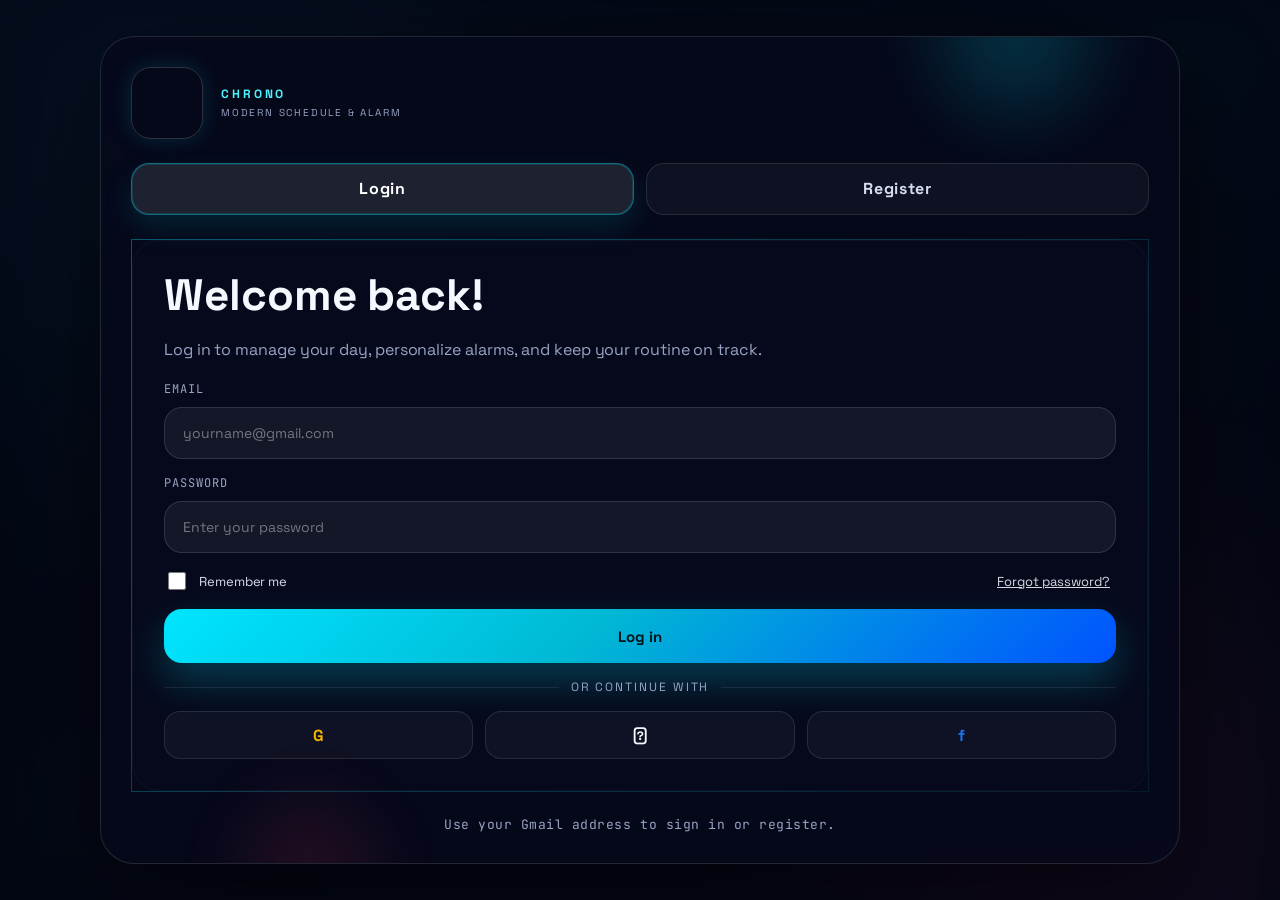
<file: index.html>
<!doctype html>
<html lang="en">
<head>
  <meta charset="utf-8">
  <meta http-equiv="X-UA-Compatible" content="IE=edge" />
  <meta name="viewport" content="width=device-width, initial-scale=1">
  <meta http-equiv="refresh" content="0;url=Chrono%20App.html">
  <title>Chrono</title>
</head>
<body>
  <p>Redirecting to <a href="Chrono App.html">Chrono App</a>…</p>
</body>
</html>
</file>
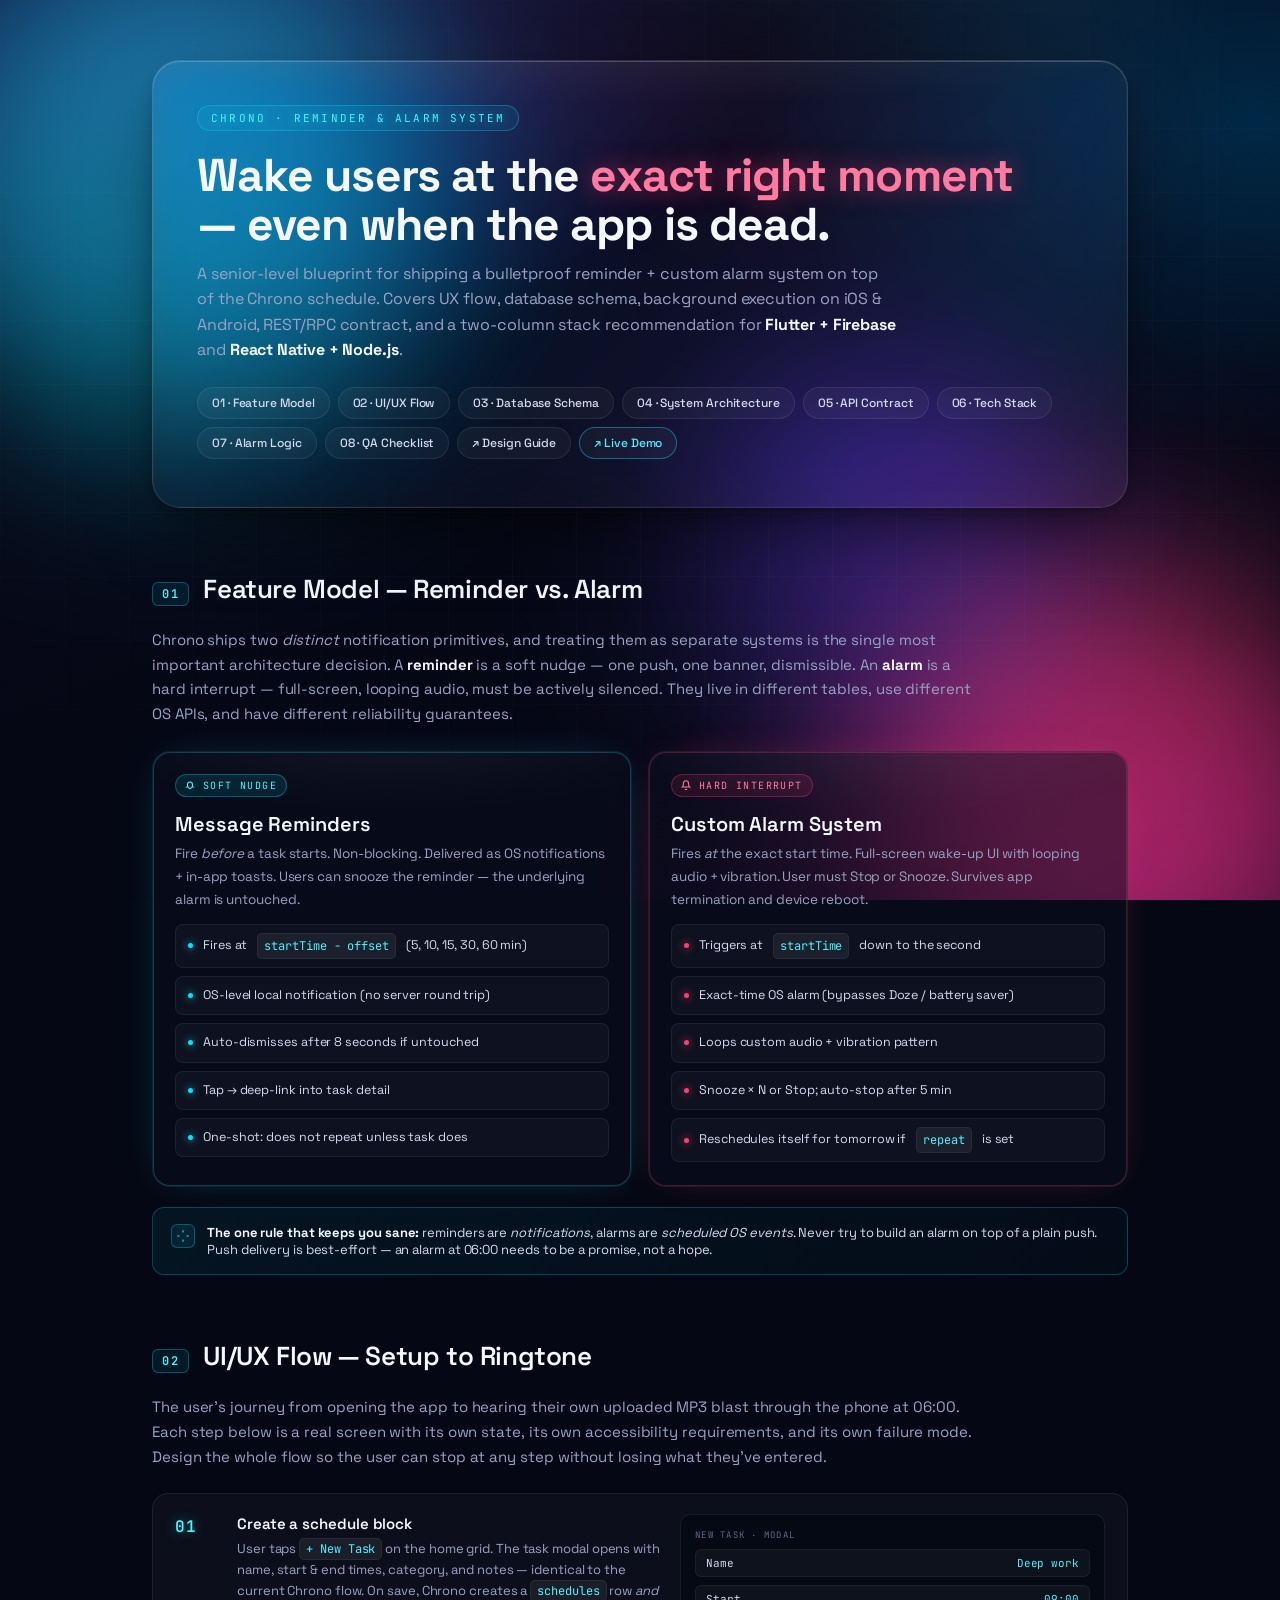
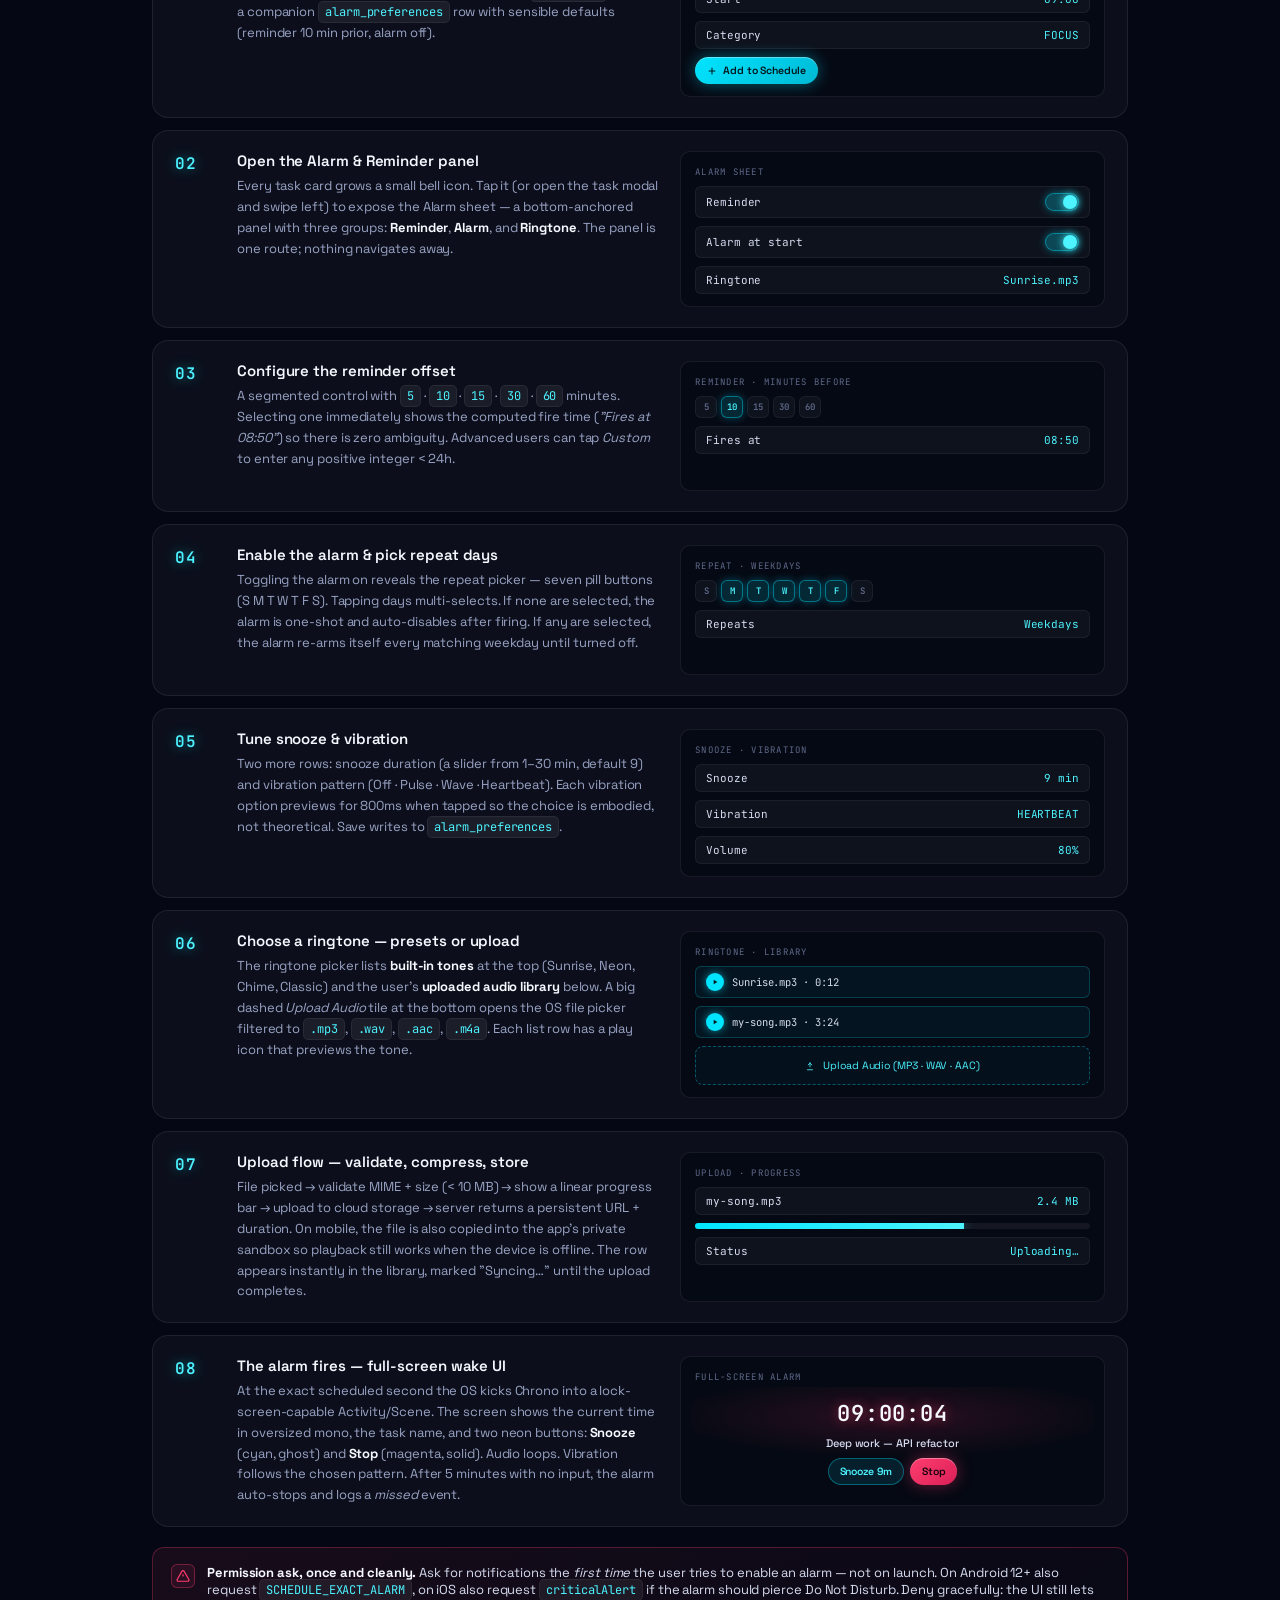
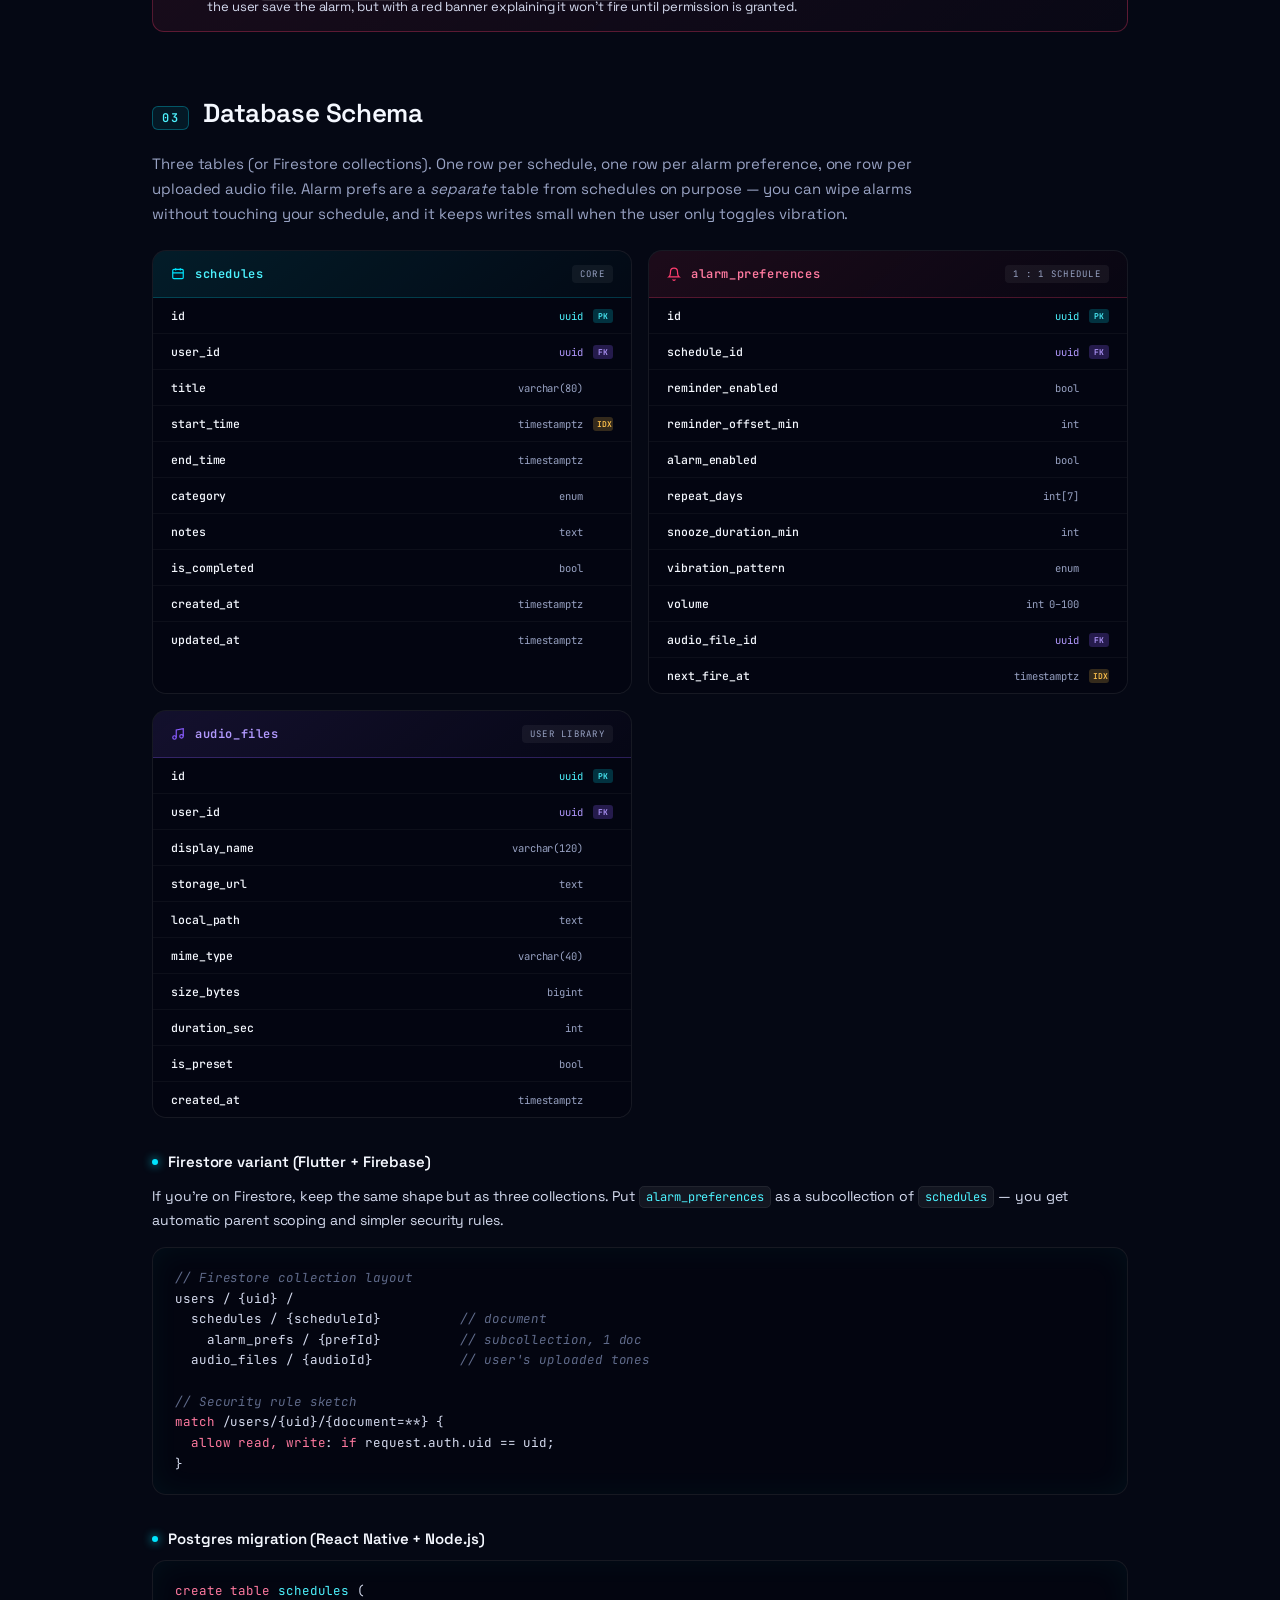
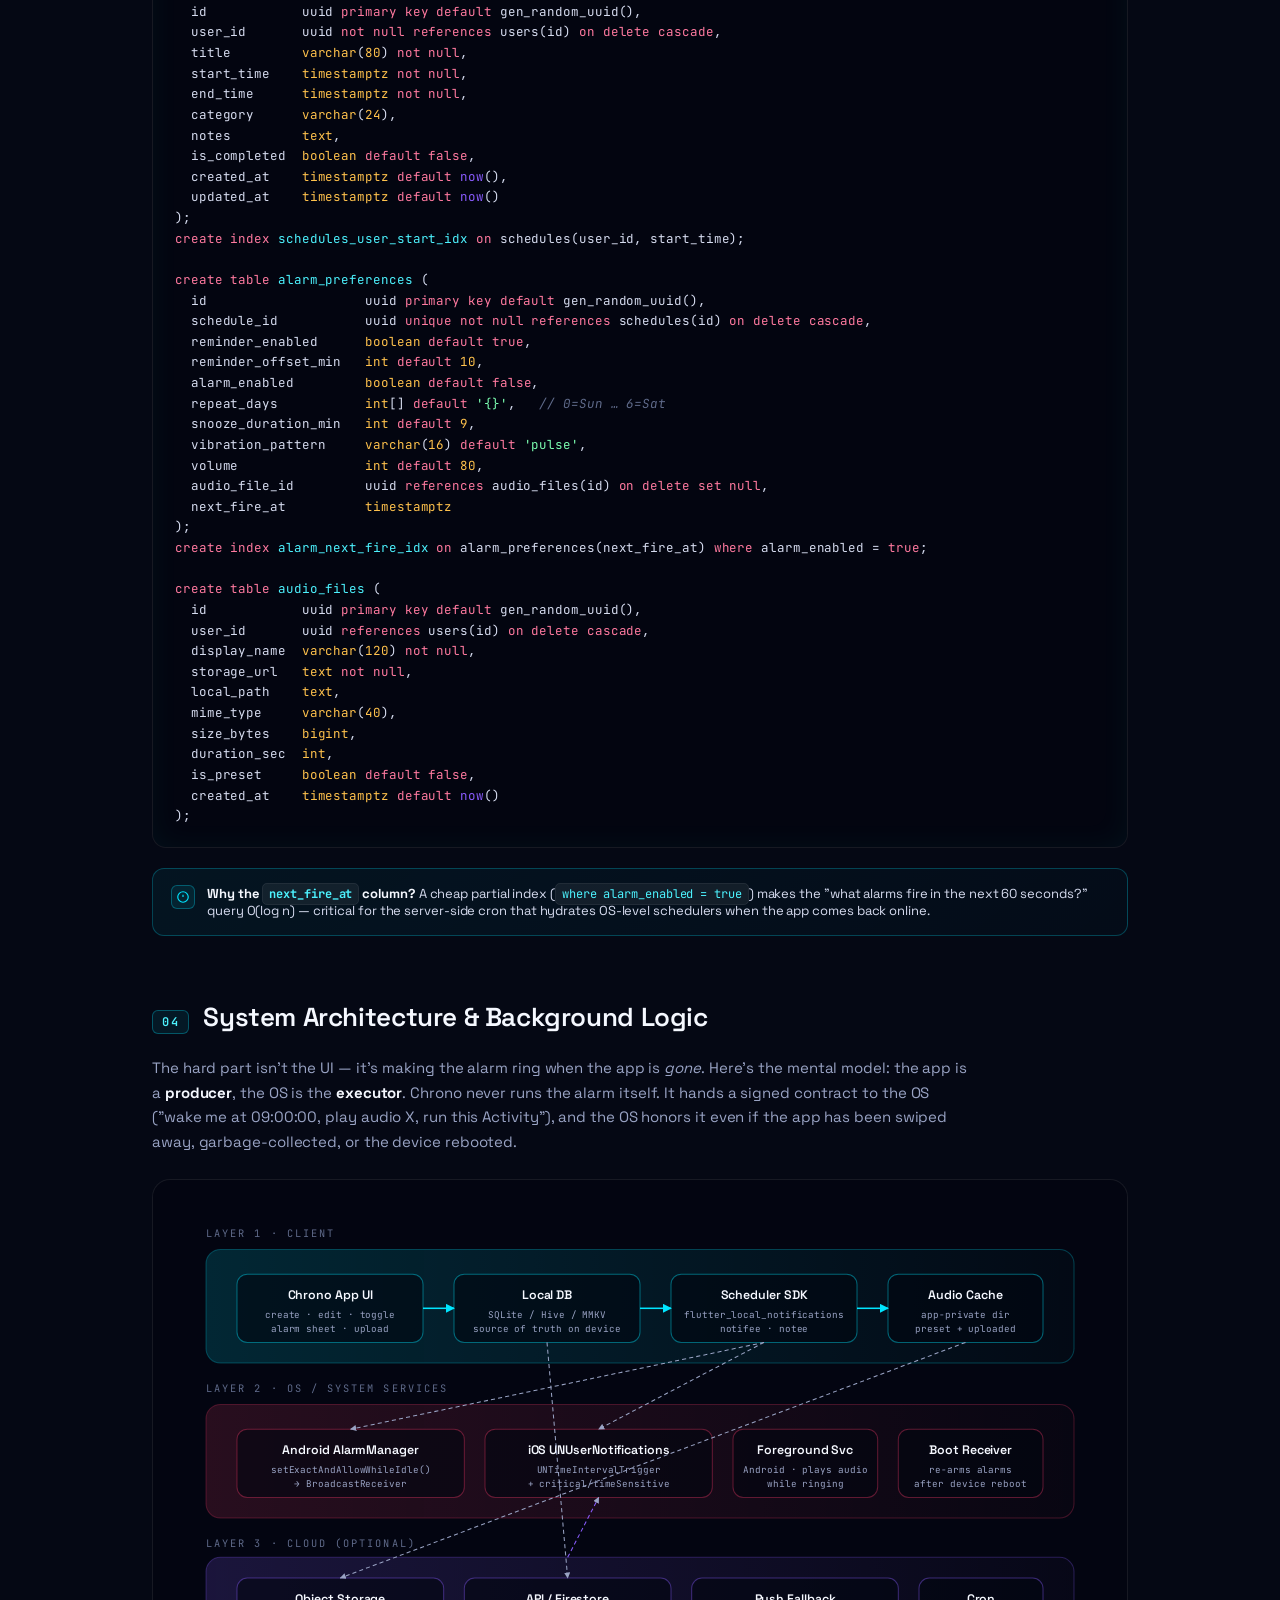
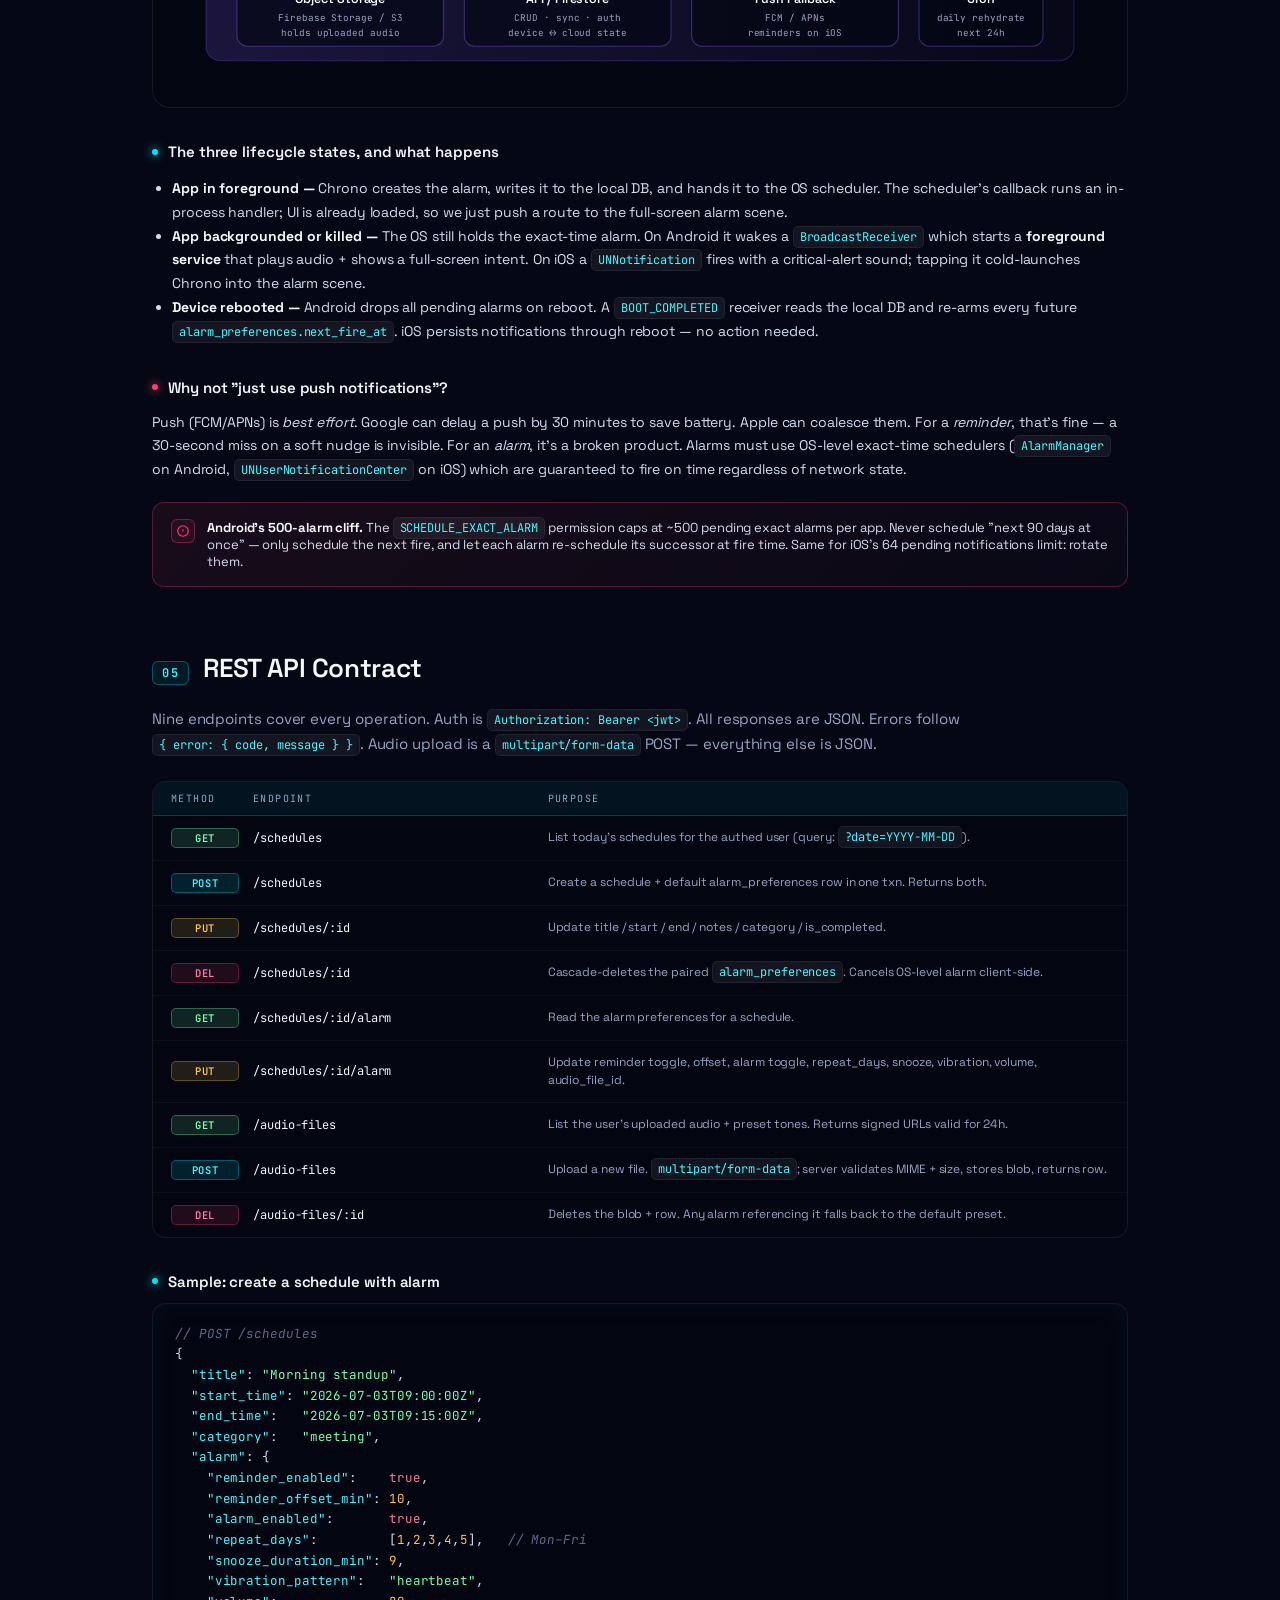
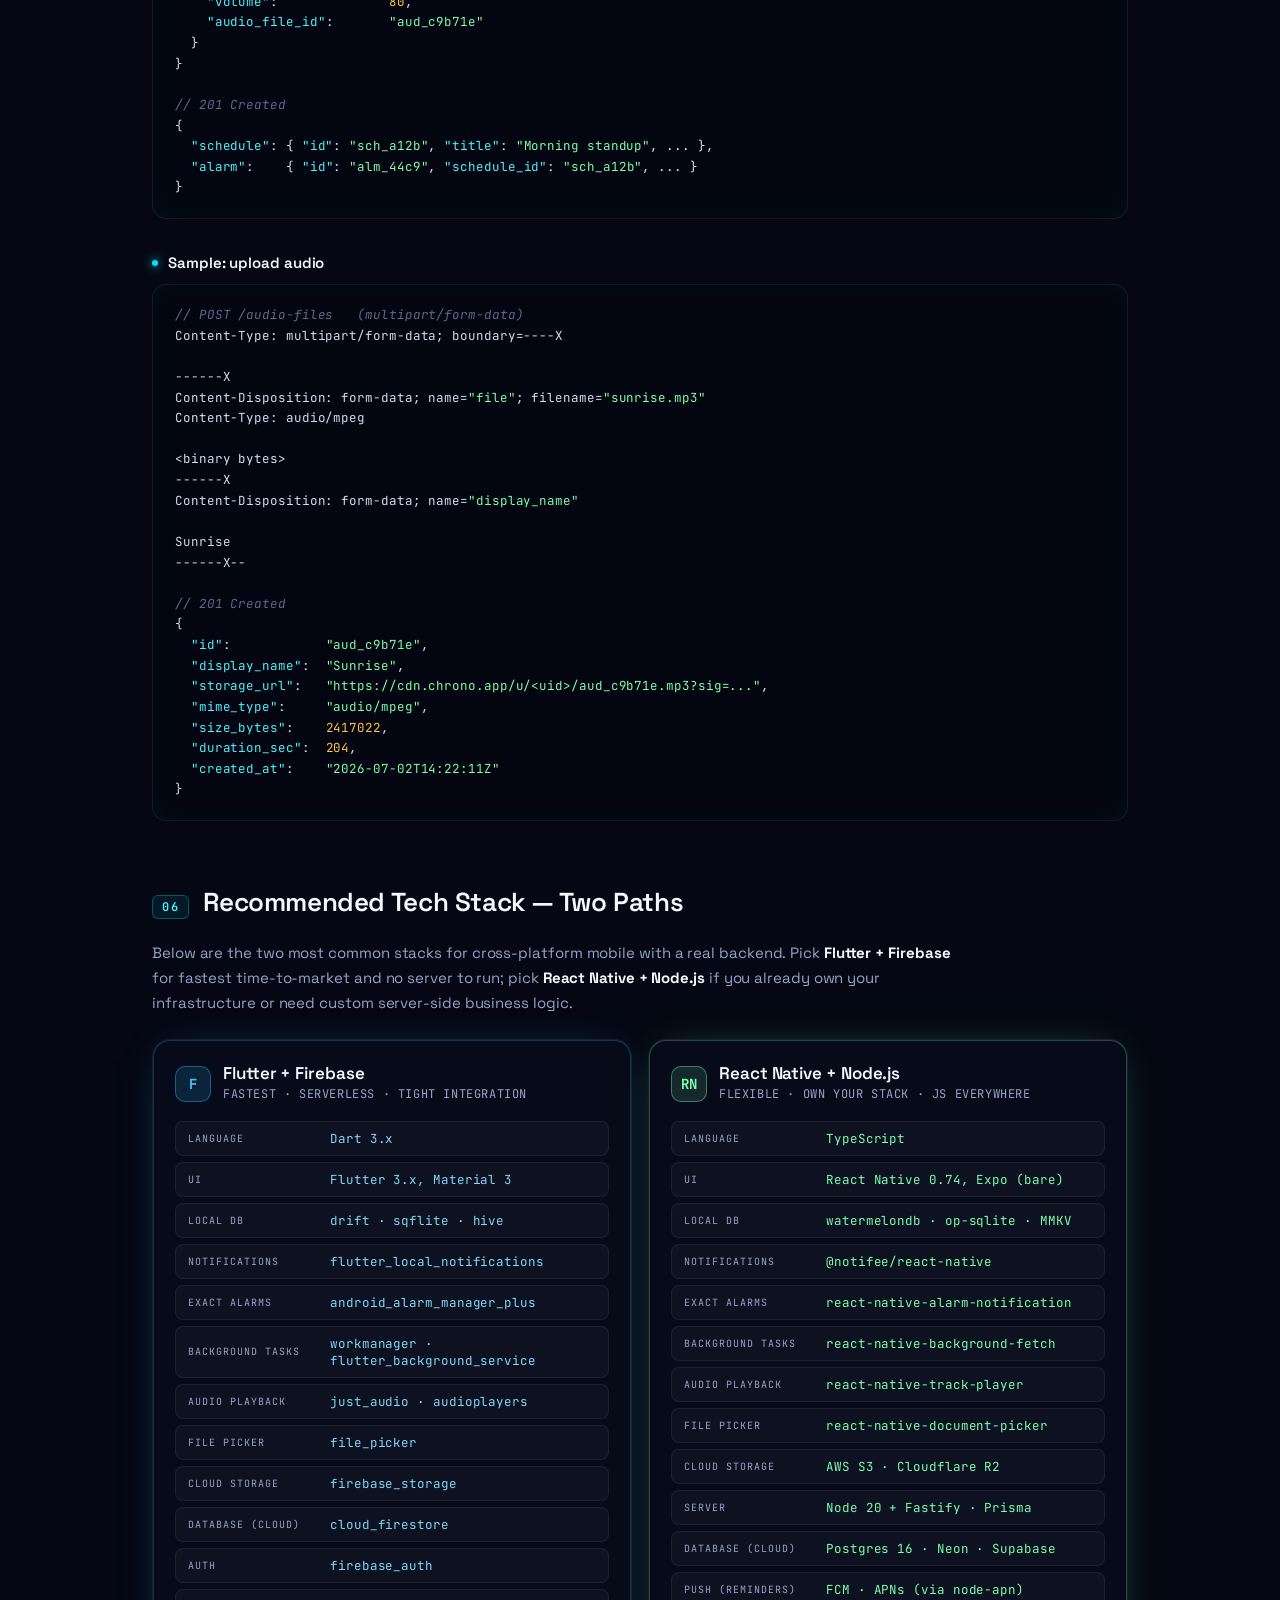
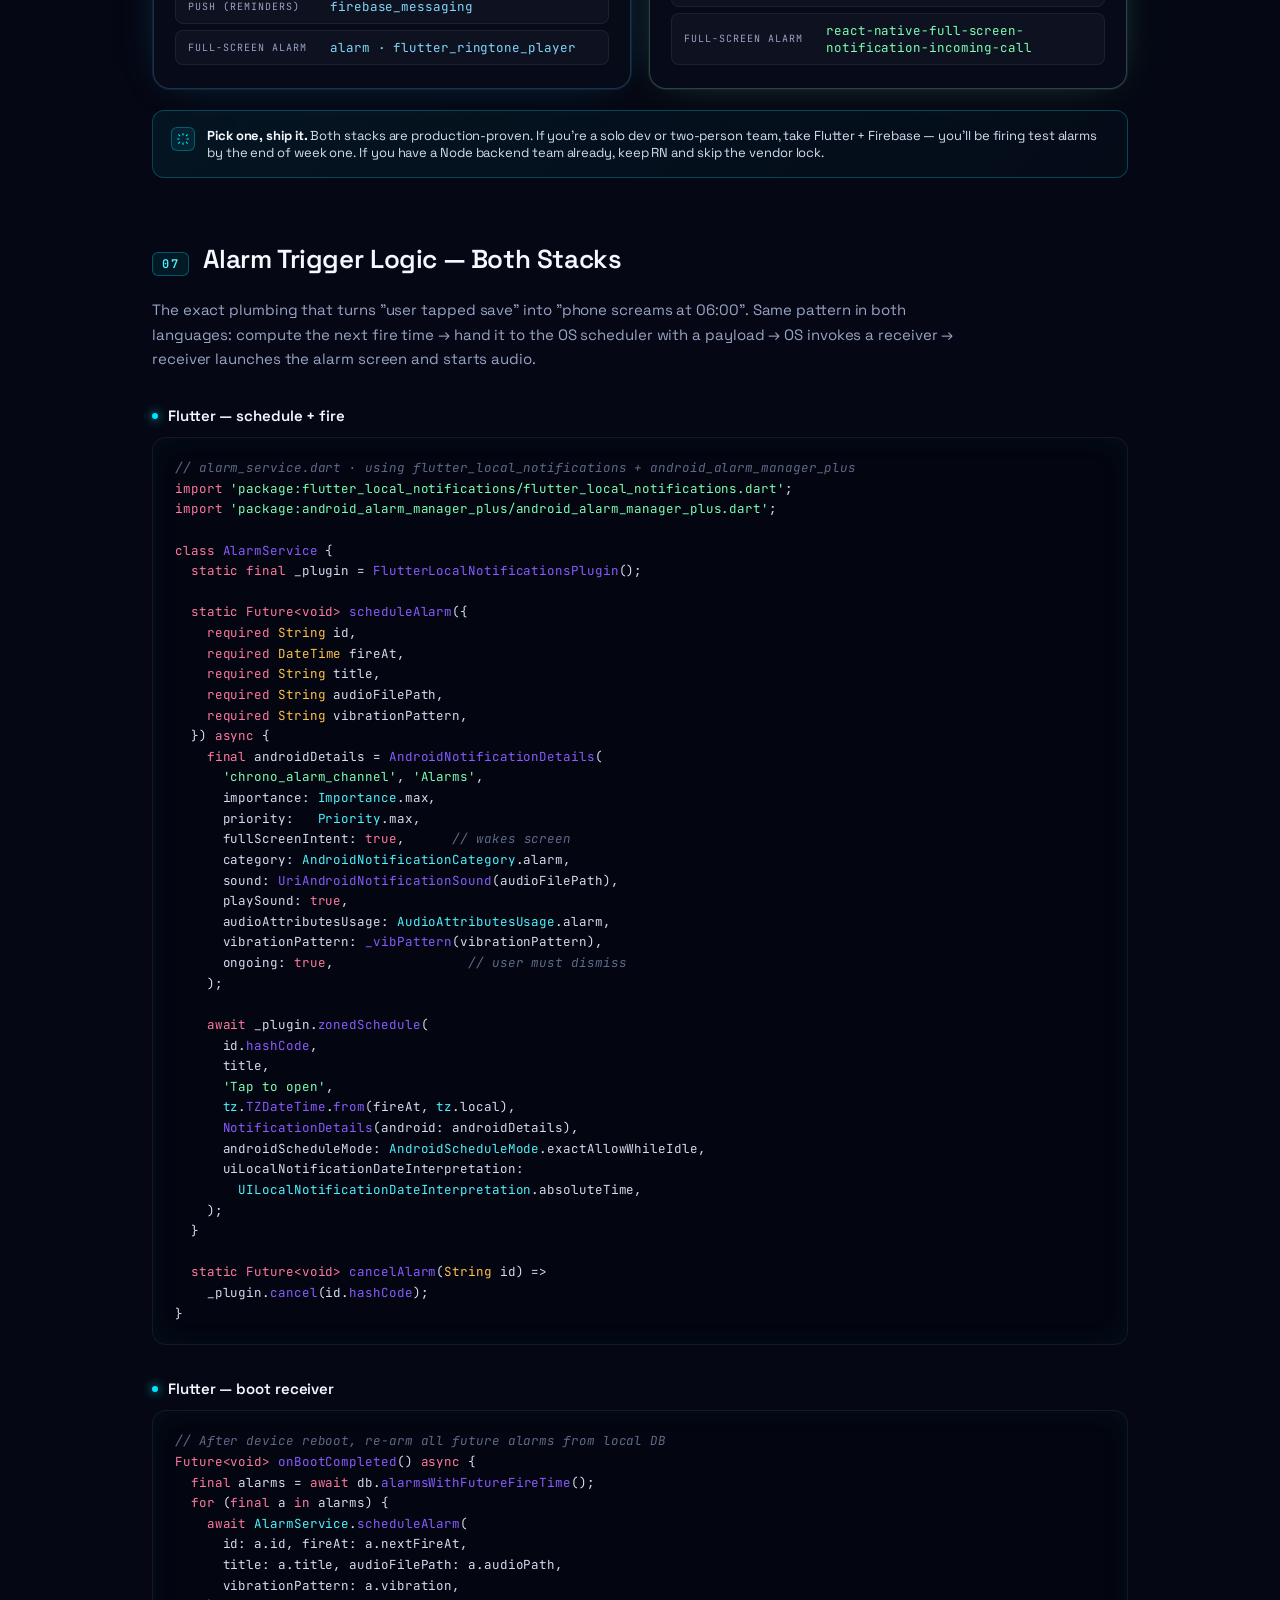
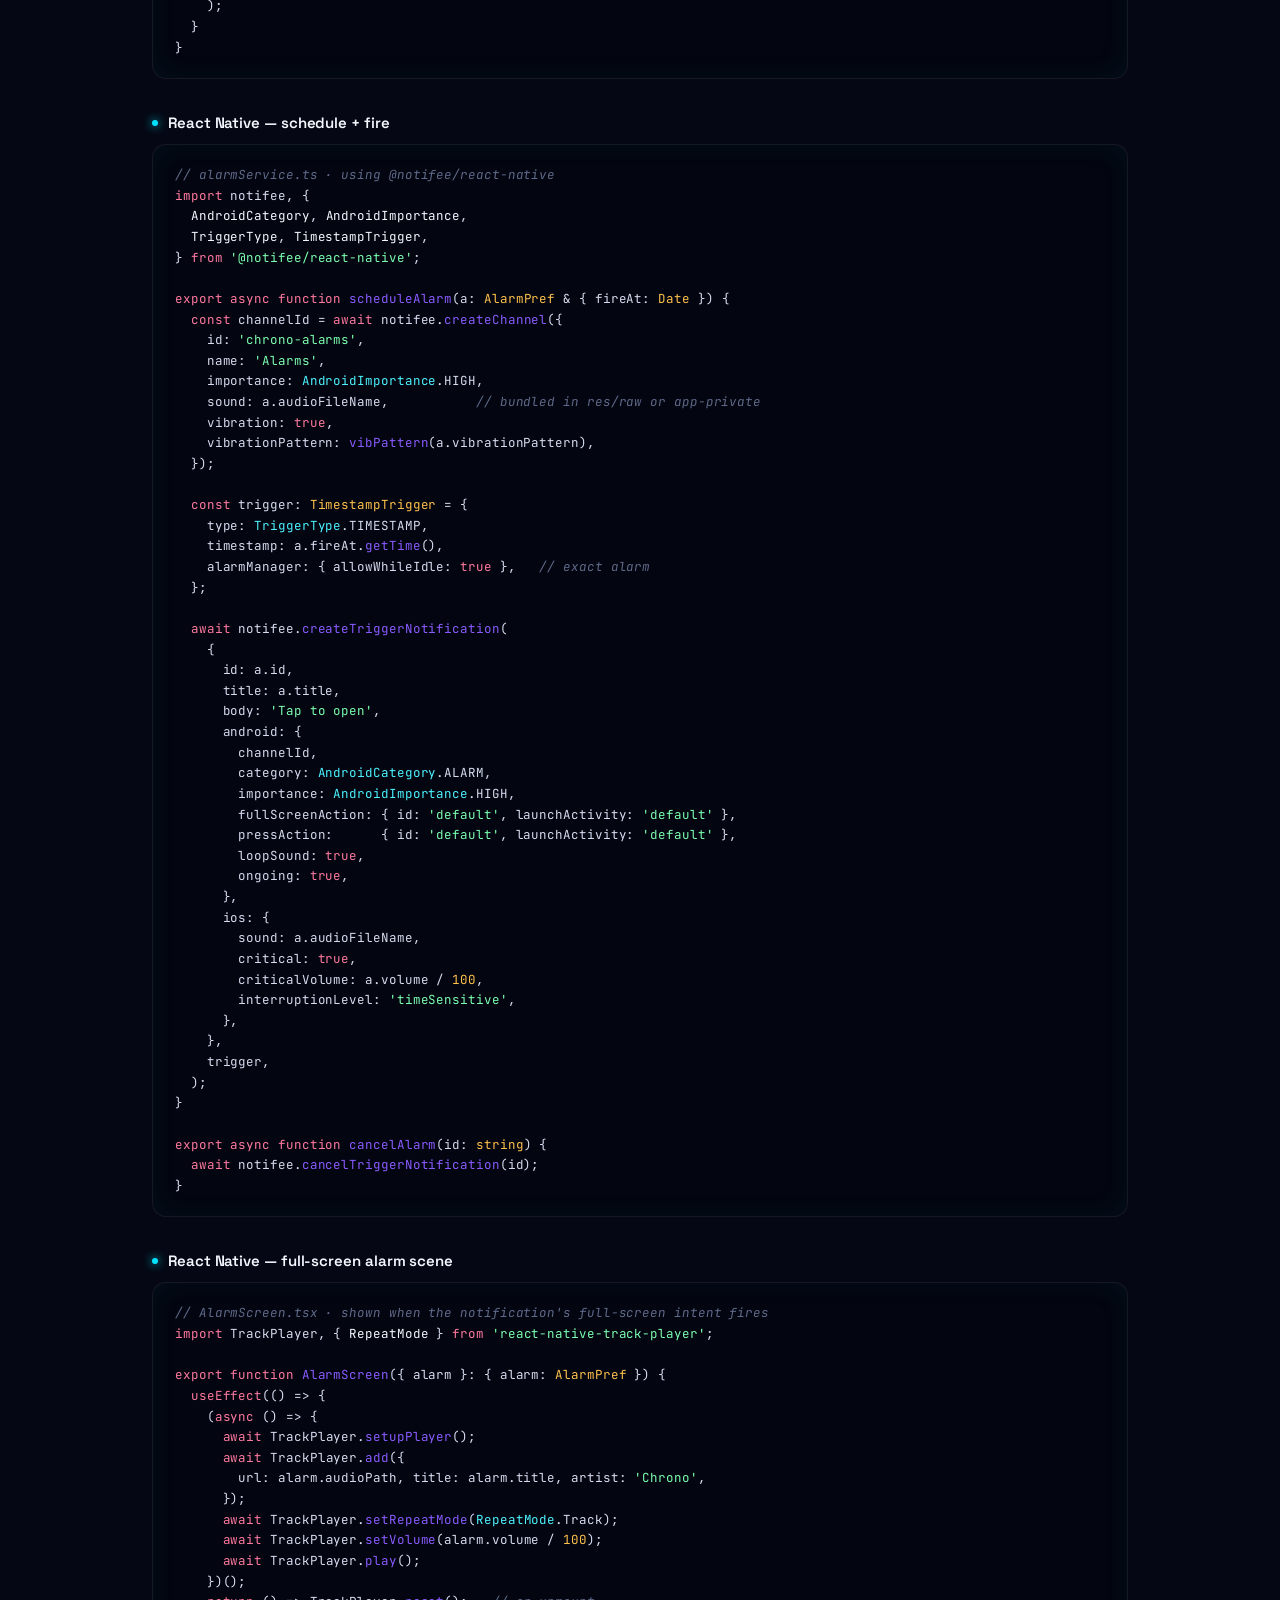
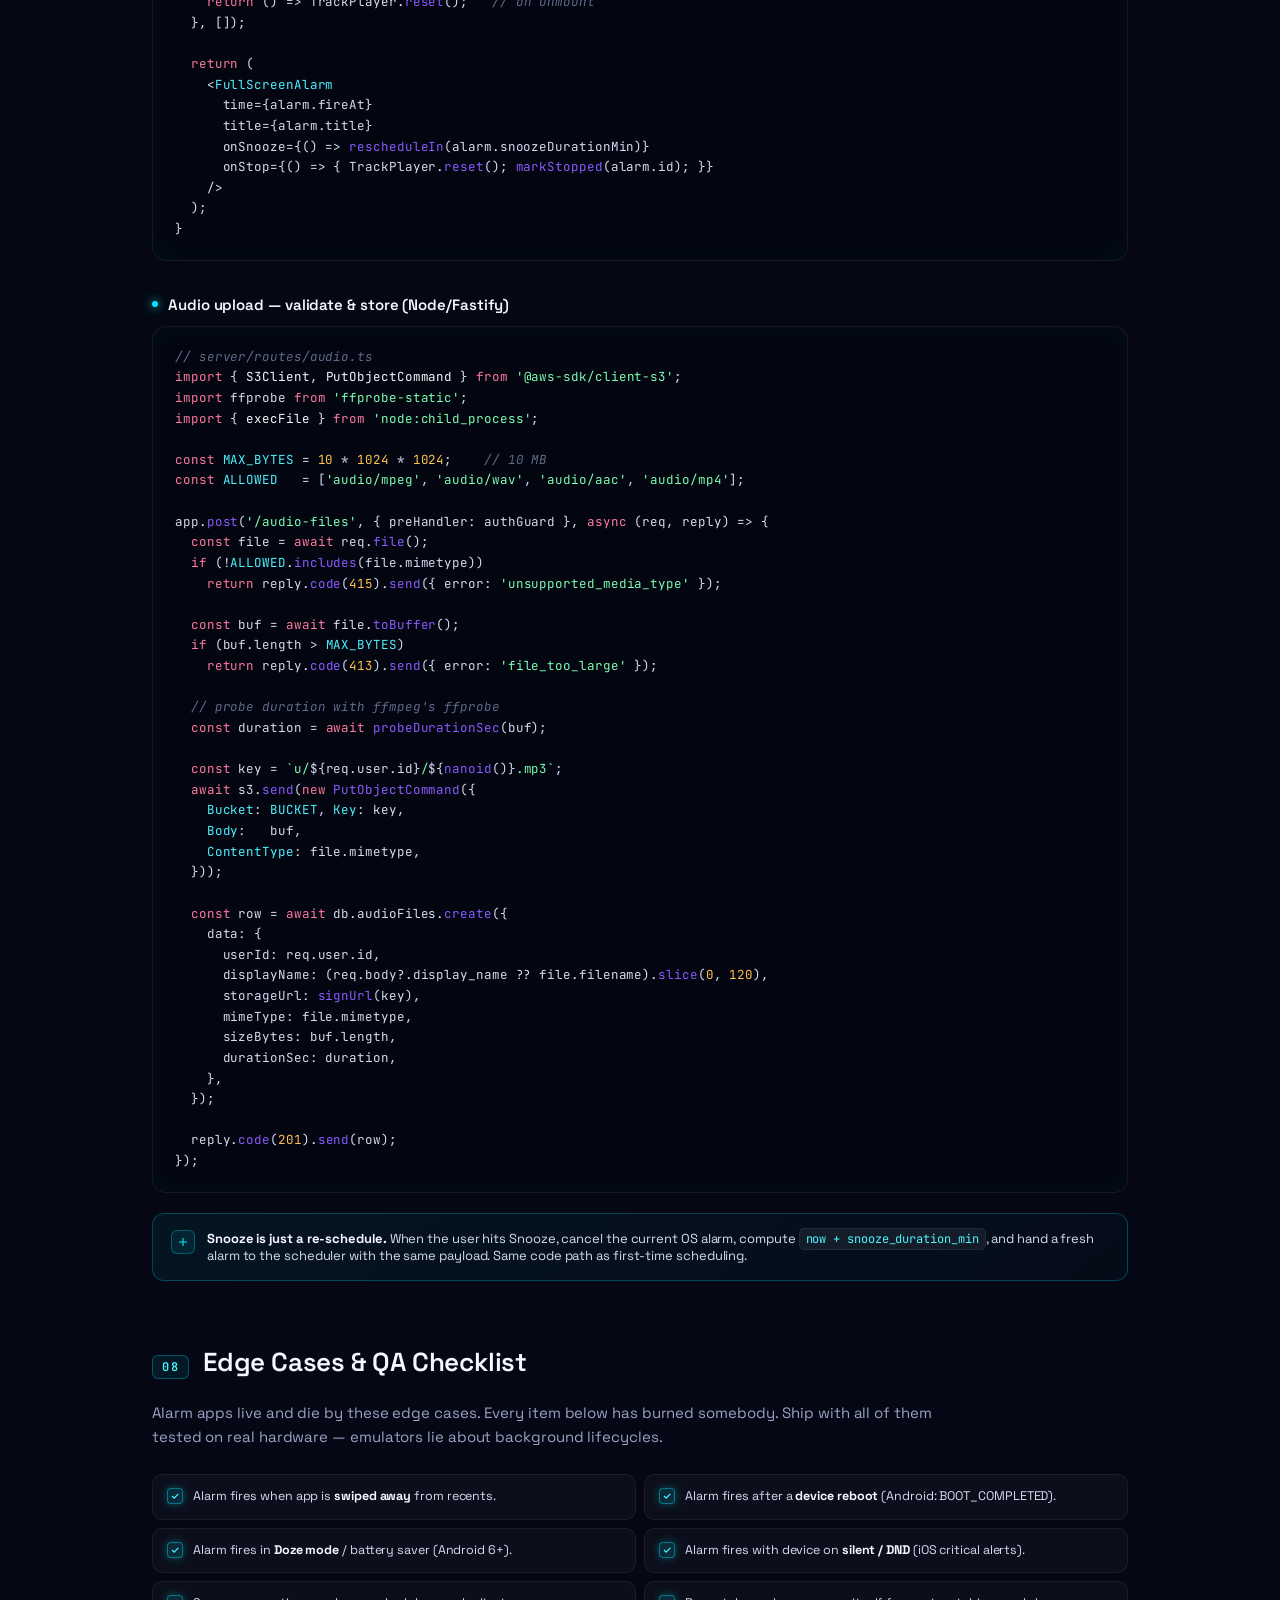
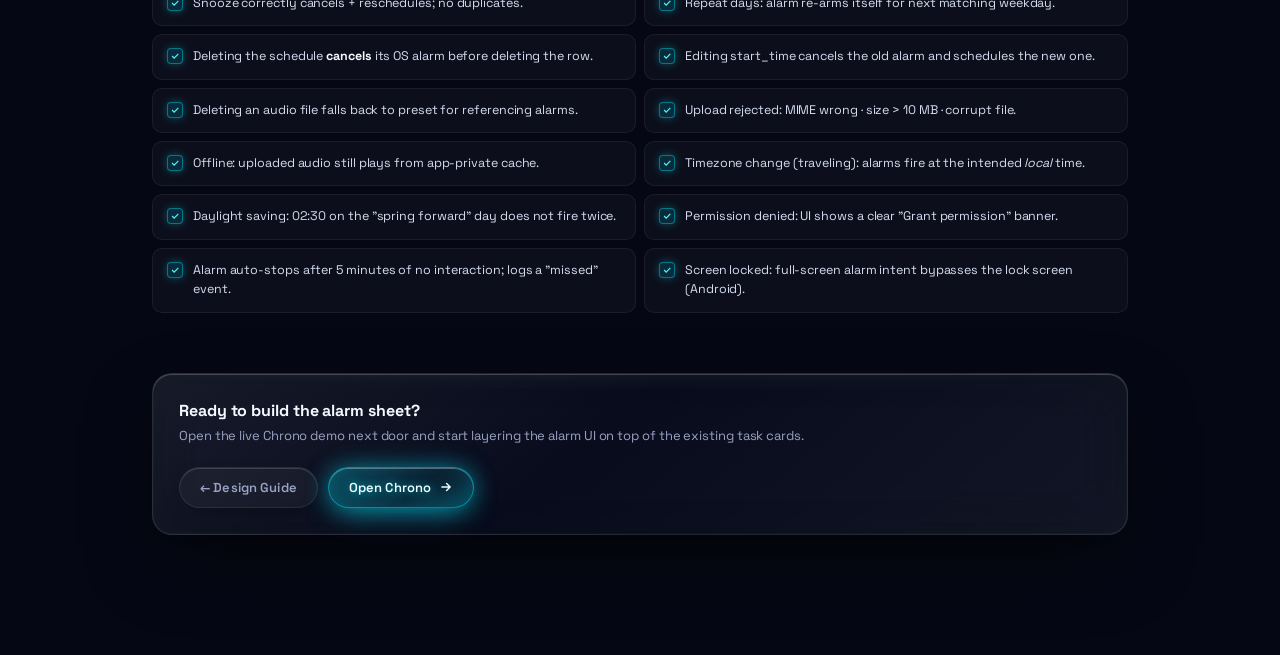
<file: Alarm System Guide.html>
<!doctype html>
<html lang="en">
<head>
<meta charset="utf-8" />
<meta name="viewport" content="width=device-width, initial-scale=1" />
<title>Chrono — Reminder & Alarm System Guide</title>
<link rel="preconnect" href="https://fonts.googleapis.com">
<link rel="preconnect" href="https://fonts.gstatic.com" crossorigin>
<link href="https://fonts.googleapis.com/css2?family=Space+Grotesk:wght@400;500;600;700&family=JetBrains+Mono:wght@400;500;600&display=swap" rel="stylesheet">
<link rel="stylesheet" href="daily-schedule.css">
<style>
  /* ---------- Guide shell (matches Developer Guide) ---------- */
  .doc { position: relative; z-index: 1; max-width: 1040px; margin: 0 auto; padding: 60px 32px 120px; }
  .doc-hero {
    text-align: left; margin-bottom: 60px;
    padding: 44px 44px 48px; border-radius: 28px;
    overflow: hidden;
  }
  .doc-hero .eyebrow {
    font-family: var(--font-mono);
    font-size: 11px; letter-spacing: 0.2em;
    color: var(--cyan-2);
    text-shadow: 0 0 10px rgba(0,229,255,0.5);
    display: inline-flex; align-items: center; gap: 8px;
    padding: 6px 14px; border-radius: 999px;
    background: rgba(0,229,255,0.08);
    box-shadow: inset 0 0 0 1px rgba(0,229,255,0.3);
  }
  .doc-hero h1 {
    margin: 20px 0 12px;
    font-size: 46px; font-weight: 700;
    letter-spacing: -0.02em; line-height: 1.06;
  }
  .doc-hero h1 em {
    font-style: normal;
    color: var(--magenta-2);
    text-shadow: 0 0 24px rgba(255,61,110,0.5);
  }
  .doc-hero p {
    margin: 0; font-size: 16px; color: var(--ink-60);
    max-width: 700px; line-height: 1.6;
  }

  /* ---------- Section ---------- */
  .section { margin-top: 64px; }
  .section-head { display: flex; align-items: baseline; gap: 14px; margin-bottom: 22px; }
  .section-num {
    font-family: var(--font-mono);
    font-size: 12px; font-weight: 600;
    letter-spacing: 0.14em;
    color: var(--cyan-2);
    padding: 4px 10px; border-radius: 6px;
    background: rgba(0,229,255,0.08);
    box-shadow: inset 0 0 0 1px rgba(0,229,255,0.3);
  }
  .section h2 {
    margin: 0; font-size: 26px; font-weight: 600;
    letter-spacing: -0.015em;
  }
  .lead {
    color: var(--ink-60); font-size: 15px; line-height: 1.65;
    max-width: 820px; margin: 0 0 24px;
  }
  h3.sub {
    margin: 34px 0 12px;
    font-size: 15px; font-weight: 600;
    color: var(--ink-100);
    display: flex; align-items: center; gap: 10px;
  }
  h3.sub::before {
    content: ""; display: inline-block;
    width: 6px; height: 6px; border-radius: 50%;
    background: var(--cyan);
    box-shadow: 0 0 10px var(--cyan);
  }
  h3.sub.magenta::before { background: var(--magenta); box-shadow: 0 0 10px var(--magenta); }

  p, li { color: var(--ink-80); font-size: 14px; line-height: 1.7; }
  ul { padding-left: 20px; }
  strong { color: var(--ink-100); }
  code {
    font-family: var(--font-mono); font-size: 12px;
    padding: 2px 6px; border-radius: 5px;
    background: rgba(255,255,255,0.06);
    border: 1px solid rgba(255,255,255,0.06);
    color: var(--cyan-2);
  }

  /* ---------- TOC ---------- */
  .toc { display: flex; gap: 8px; flex-wrap: wrap; margin-top: 24px; }
  .toc a {
    text-decoration: none;
    padding: 7px 14px; border-radius: 999px;
    background: rgba(255,255,255,0.04);
    border: 1px solid rgba(255,255,255,0.08);
    color: var(--ink-80);
    font-size: 12px; font-weight: 500;
    transition: all .15s;
  }
  .toc a:hover {
    color: var(--cyan-2);
    border-color: rgba(0,229,255,0.35);
    box-shadow: 0 0 16px rgba(0,229,255,0.2);
  }
  .toc a.accent-magenta:hover {
    color: var(--magenta-2);
    border-color: rgba(255,61,110,0.35);
    box-shadow: 0 0 16px rgba(255,61,110,0.2);
  }

  /* ---------- Callout ---------- */
  .callout {
    margin: 20px 0; padding: 16px 18px;
    border-radius: 12px;
    background: linear-gradient(140deg, rgba(0,229,255,0.06), rgba(0,229,255,0.02));
    border: 1px solid rgba(0,229,255,0.25);
    display: flex; gap: 12px; align-items: flex-start;
    font-size: 13px; color: var(--ink-80);
  }
  .callout.warn {
    background: linear-gradient(140deg, rgba(255,61,110,0.08), rgba(255,61,110,0.02));
    border-color: rgba(255,61,110,0.3);
  }
  .callout.warn .cico { color: var(--magenta); background: rgba(255,61,110,0.08); box-shadow: inset 0 0 0 1px rgba(255,61,110,0.35); }
  .callout .cico {
    width: 24px; height: 24px; border-radius: 6px;
    color: var(--cyan);
    display: grid; place-items: center; flex: none;
    background: rgba(0,229,255,0.08);
    box-shadow: inset 0 0 0 1px rgba(0,229,255,0.3);
  }

  /* ---------- Feature split (Reminder vs Alarm) ---------- */
  .split {
    display: grid; grid-template-columns: 1fr 1fr; gap: 16px;
    margin: 16px 0 8px;
  }
  .split-card {
    padding: 22px 22px 24px; border-radius: 18px;
    border: 1px solid rgba(255,255,255,0.08);
    background: rgba(10,14,30,0.5);
    position: relative; overflow: hidden;
  }
  .split-card::after {
    content: ""; position: absolute; inset: 0;
    background: radial-gradient(120% 40% at 50% -10%, rgba(255,255,255,0.06), transparent 60%);
    pointer-events: none;
  }
  .split-card.cyan { box-shadow: inset 0 0 0 1px rgba(0,229,255,0.25), 0 0 40px -20px rgba(0,229,255,0.4); }
  .split-card.magenta { box-shadow: inset 0 0 0 1px rgba(255,61,110,0.25), 0 0 40px -20px rgba(255,61,110,0.4); }
  .split-badge {
    display: inline-flex; gap: 8px; align-items: center;
    font-family: var(--font-mono); font-size: 10px; letter-spacing: 0.14em;
    padding: 5px 10px; border-radius: 999px; text-transform: uppercase;
  }
  .split-card.cyan .split-badge { color: var(--cyan-2); background: rgba(0,229,255,0.1); box-shadow: inset 0 0 0 1px rgba(0,229,255,0.3); }
  .split-card.magenta .split-badge { color: var(--magenta-2); background: rgba(255,61,110,0.1); box-shadow: inset 0 0 0 1px rgba(255,61,110,0.3); }
  .split-card h4 { margin: 14px 0 6px; font-size: 20px; font-weight: 600; color: var(--ink-100); }
  .split-card p { margin: 0 0 12px; font-size: 13.5px; color: var(--ink-60); }
  .split-list { list-style: none; padding: 0; margin: 8px 0 0; display: grid; gap: 8px; }
  .split-list li {
    font-size: 12.5px; color: var(--ink-80);
    padding: 8px 12px;
    background: rgba(255,255,255,0.03);
    border: 1px solid rgba(255,255,255,0.06);
    border-radius: 8px;
    display: flex; align-items: center; gap: 10px;
  }
  .split-list li::before {
    content: ""; width: 5px; height: 5px; border-radius: 50%;
    background: var(--cyan); box-shadow: 0 0 8px var(--cyan);
    flex: none;
  }
  .split-card.magenta .split-list li::before { background: var(--magenta); box-shadow: 0 0 8px var(--magenta); }

  /* ---------- Journey / steps ---------- */
  .journey {
    display: grid; gap: 12px;
    counter-reset: journey; margin-top: 8px;
  }
  .j-step {
    display: grid;
    grid-template-columns: 44px 1fr 1fr;
    gap: 18px;
    padding: 20px 22px;
    border-radius: 16px;
    background: rgba(255,255,255,0.03);
    border: 1px solid rgba(255,255,255,0.08);
    counter-increment: journey;
    transition: border-color .2s;
  }
  .j-step:hover { border-color: rgba(0,229,255,0.25); }
  .j-step::before {
    content: counter(journey, decimal-leading-zero);
    font-family: var(--font-mono);
    font-size: 16px; font-weight: 600;
    color: var(--cyan-2);
    text-shadow: 0 0 12px rgba(0,229,255,0.5);
    letter-spacing: 0.05em;
    align-self: start; padding-top: 2px;
  }
  .j-step h4 { margin: 0 0 6px; font-size: 15px; font-weight: 600; color: var(--ink-100); }
  .j-step p { margin: 0; font-size: 13px; color: var(--ink-60); line-height: 1.6; }
  .j-mock {
    background: rgba(3,5,15,0.6);
    border: 1px solid rgba(255,255,255,0.08);
    border-radius: 10px;
    padding: 14px 14px 12px;
    min-height: 130px;
    position: relative; overflow: hidden;
    display: flex; flex-direction: column; gap: 8px;
  }
  .j-mock .m-cap {
    font-family: var(--font-mono);
    font-size: 9px; letter-spacing: 0.14em;
    color: var(--ink-40); text-transform: uppercase;
  }
  .m-field {
    padding: 6px 10px; border-radius: 6px;
    background: rgba(255,255,255,0.04);
    border: 1px solid rgba(255,255,255,0.06);
    font-size: 11px; color: var(--ink-80);
    display: flex; align-items: center; justify-content: space-between;
    font-family: var(--font-mono);
  }
  .m-field .val { color: var(--cyan-2); }
  .m-toggle {
    width: 34px; height: 18px; border-radius: 999px;
    background: rgba(0,229,255,0.25);
    position: relative;
    box-shadow: inset 0 0 0 1px rgba(0,229,255,0.4), 0 0 8px rgba(0,229,255,0.4);
  }
  .m-toggle::after {
    content: ""; position: absolute;
    top: 2px; right: 2px;
    width: 14px; height: 14px; border-radius: 50%;
    background: var(--cyan-2);
    box-shadow: 0 0 8px var(--cyan-2);
  }
  .m-toggle.off { background: rgba(255,255,255,0.06); box-shadow: inset 0 0 0 1px rgba(255,255,255,0.08); }
  .m-toggle.off::after { right: auto; left: 2px; background: var(--ink-40); box-shadow: none; }
  .m-btn {
    padding: 7px 12px;
    border-radius: 999px;
    background: linear-gradient(140deg, #00E5FF, #00b8d4);
    color: #04141a;
    font-size: 10.5px; font-weight: 600;
    display: inline-flex; align-items: center; gap: 6px;
    box-shadow: 0 0 16px rgba(0,229,255,0.4), inset 0 1px 0 rgba(255,255,255,0.35);
    align-self: flex-start;
  }
  .m-btn.magenta { background: linear-gradient(140deg, #FF3D6E, #d92058); color: #14040a; box-shadow: 0 0 16px rgba(255,61,110,0.4), inset 0 1px 0 rgba(255,255,255,0.35); }
  .m-days { display: flex; gap: 4px; }
  .m-day {
    width: 22px; height: 22px; border-radius: 6px;
    display: grid; place-items: center;
    font-family: var(--font-mono); font-size: 9px; font-weight: 600;
    background: rgba(255,255,255,0.04);
    color: var(--ink-40);
    border: 1px solid rgba(255,255,255,0.06);
  }
  .m-day.on {
    background: rgba(0,229,255,0.14);
    color: var(--cyan-2);
    border-color: rgba(0,229,255,0.4);
    box-shadow: 0 0 8px rgba(0,229,255,0.3);
  }
  .m-upload {
    border: 1px dashed rgba(0,229,255,0.35);
    background: rgba(0,229,255,0.04);
    border-radius: 8px;
    padding: 12px;
    text-align: center;
    font-size: 10.5px; color: var(--cyan-2);
    display: flex; align-items: center; justify-content: center; gap: 8px;
  }
  .m-audio-row {
    display: flex; align-items: center; gap: 8px;
    padding: 6px 10px;
    background: rgba(0,229,255,0.06);
    border: 1px solid rgba(0,229,255,0.2);
    border-radius: 6px;
    font-size: 10.5px; color: var(--ink-80);
    font-family: var(--font-mono);
  }
  .m-audio-row .play {
    width: 18px; height: 18px; border-radius: 50%;
    background: var(--cyan);
    color: #04141a;
    display: grid; place-items: center;
    box-shadow: 0 0 8px rgba(0,229,255,0.6);
    flex: none;
  }
  .m-alarm-screen {
    display: flex; flex-direction: column; align-items: center; gap: 8px;
    padding-top: 12px;
    background: radial-gradient(80% 60% at 50% 30%, rgba(255,61,110,0.15), transparent 70%);
    border-radius: 8px;
    margin: -4px -4px 0;
  }
  .m-clock {
    font-family: var(--font-mono); font-size: 22px; font-weight: 600;
    color: var(--ink-100);
    text-shadow: 0 0 12px rgba(255,61,110,0.5);
    letter-spacing: 0.04em;
  }
  .m-alarm-title { font-size: 11px; color: var(--ink-80); font-weight: 500; }
  .m-alarm-btns { display: flex; gap: 6px; }

  /* ---------- Schema tables ---------- */
  .schema-grid {
    display: grid; gap: 16px;
    grid-template-columns: repeat(auto-fit, minmax(320px, 1fr));
    margin-top: 8px;
  }
  .schema {
    background: rgba(3,5,15,0.55);
    border: 1px solid rgba(255,255,255,0.08);
    border-radius: 14px;
    overflow: hidden;
    position: relative;
  }
  .schema-head {
    padding: 14px 18px;
    background: linear-gradient(140deg, rgba(0,229,255,0.1), rgba(0,229,255,0.02));
    border-bottom: 1px solid rgba(0,229,255,0.2);
    display: flex; align-items: center; gap: 10px;
  }
  .schema.magenta .schema-head {
    background: linear-gradient(140deg, rgba(255,61,110,0.1), rgba(255,61,110,0.02));
    border-bottom-color: rgba(255,61,110,0.25);
  }
  .schema.violet .schema-head {
    background: linear-gradient(140deg, rgba(138,92,255,0.12), rgba(138,92,255,0.02));
    border-bottom-color: rgba(138,92,255,0.28);
  }
  .schema-name {
    font-family: var(--font-mono); font-size: 12px; font-weight: 600;
    color: var(--cyan-2);
    letter-spacing: 0.05em;
  }
  .schema.magenta .schema-name { color: var(--magenta-2); }
  .schema.violet .schema-name { color: #b39aff; }
  .schema-tag {
    font-family: var(--font-mono); font-size: 9px; letter-spacing: 0.14em;
    color: var(--ink-60); text-transform: uppercase;
    padding: 3px 8px; border-radius: 4px;
    background: rgba(255,255,255,0.05);
    margin-left: auto;
  }
  .schema-row {
    display: grid;
    grid-template-columns: 1fr 100px 20px;
    gap: 10px;
    padding: 10px 18px;
    font-family: var(--font-mono); font-size: 11.5px;
    color: var(--ink-80);
    border-bottom: 1px solid rgba(255,255,255,0.04);
    align-items: center;
  }
  .schema-row:last-child { border-bottom: 0; }
  .schema-row .field { color: var(--ink-100); font-weight: 500; }
  .schema-row .type { color: var(--ink-60); text-align: right; font-size: 10.5px; }
  .schema-row .type.pk { color: var(--cyan-2); }
  .schema-row .type.fk { color: #b39aff; }
  .schema-row .key {
    font-family: var(--font-mono); font-size: 8px;
    padding: 2px 4px; border-radius: 3px;
    color: var(--ink-100); font-weight: 600;
    text-align: center;
  }
  .schema-row .key.pk { background: rgba(0,229,255,0.2); color: var(--cyan-2); }
  .schema-row .key.fk { background: rgba(138,92,255,0.25); color: #b39aff; }
  .schema-row .key.idx { background: rgba(255,194,77,0.2); color: var(--amber); }

  /* ---------- Architecture diagram ---------- */
  .arch {
    padding: 26px 22px;
    background: rgba(3,5,15,0.55);
    border: 1px solid rgba(255,255,255,0.08);
    border-radius: 18px;
    margin-top: 12px;
    overflow: hidden;
    position: relative;
  }
  .arch svg { display: block; width: 100%; height: auto; }

  /* ---------- Two-stack columns ---------- */
  .stack-grid {
    display: grid; grid-template-columns: 1fr 1fr; gap: 16px;
    margin-top: 12px;
  }
  .stack {
    padding: 22px 22px 24px;
    border-radius: 18px;
    background: rgba(10,14,30,0.5);
    border: 1px solid rgba(255,255,255,0.08);
  }
  .stack.blue { box-shadow: inset 0 0 0 1px rgba(41,182,246,0.25), 0 0 40px -22px rgba(41,182,246,0.5); }
  .stack.green { box-shadow: inset 0 0 0 1px rgba(124,255,178,0.25), 0 0 40px -22px rgba(124,255,178,0.5); }
  .stack-head {
    display: flex; align-items: center; gap: 12px;
    margin-bottom: 8px;
  }
  .stack-logo {
    width: 36px; height: 36px; border-radius: 10px;
    display: grid; place-items: center;
    font-family: var(--font-mono); font-size: 14px; font-weight: 700;
  }
  .stack.blue .stack-logo { background: rgba(41,182,246,0.15); color: #4fc3f7; box-shadow: inset 0 0 0 1px rgba(41,182,246,0.4); }
  .stack.green .stack-logo { background: rgba(124,255,178,0.12); color: var(--lime); box-shadow: inset 0 0 0 1px rgba(124,255,178,0.4); }
  .stack h4 { margin: 0; font-size: 17px; font-weight: 600; color: var(--ink-100); }
  .stack .stack-sub { margin: 0; font-size: 12px; color: var(--ink-60); font-family: var(--font-mono); letter-spacing: 0.05em; }
  .stack-table {
    margin-top: 16px;
    display: grid; gap: 6px;
  }
  .stack-row {
    display: grid; grid-template-columns: 130px 1fr;
    padding: 8px 12px;
    background: rgba(255,255,255,0.03);
    border: 1px solid rgba(255,255,255,0.06);
    border-radius: 8px;
    gap: 12px;
    align-items: center;
  }
  .stack-row .label {
    font-family: var(--font-mono); font-size: 10px; letter-spacing: 0.1em;
    color: var(--ink-60); text-transform: uppercase;
  }
  .stack-row .val {
    font-size: 12.5px; color: var(--ink-100);
    font-family: var(--font-mono);
  }
  .stack.blue .stack-row .val code,
  .stack.blue .stack-row .val { color: #82d8fb; }
  .stack.green .stack-row .val,
  .stack.green .stack-row .val code { color: var(--lime); }

  /* ---------- Code block (matches Developer Guide) ---------- */
  pre.code {
    margin: 12px 0; padding: 20px 22px;
    border-radius: 14px;
    background: rgba(3, 5, 15, 0.7);
    border: 1px solid rgba(255,255,255,0.08);
    box-shadow: inset 0 0 30px rgba(0,229,255,0.05);
    overflow-x: auto;
    font-family: var(--font-mono);
    font-size: 12.5px; line-height: 1.65;
    color: var(--ink-80);
  }
  pre.code .k { color: #FF7AA0; }
  pre.code .s { color: #7CFFB2; }
  pre.code .n { color: #FFC24D; }
  pre.code .c { color: var(--ink-40); font-style: italic; }
  pre.code .p { color: var(--cyan-2); }
  pre.code .f { color: #8A5CFF; }
  pre.code .t { color: #FFC24D; }
  pre.code .a { color: var(--ink-100); }

  /* ---------- API endpoint table ---------- */
  .api-table {
    background: rgba(3,5,15,0.55);
    border: 1px solid rgba(255,255,255,0.08);
    border-radius: 14px;
    overflow: hidden;
  }
  .api-row {
    display: grid;
    grid-template-columns: 68px 1fr 2fr;
    gap: 14px;
    padding: 12px 18px;
    border-bottom: 1px solid rgba(255,255,255,0.04);
    align-items: center;
    font-size: 12.5px;
  }
  .api-row:last-child { border-bottom: 0; }
  .api-row.head {
    background: rgba(0,229,255,0.06);
    border-bottom: 1px solid rgba(0,229,255,0.2);
    font-family: var(--font-mono); font-size: 10px; letter-spacing: 0.14em;
    color: var(--ink-60); text-transform: uppercase;
    padding: 10px 18px;
  }
  .api-method {
    font-family: var(--font-mono); font-size: 10.5px; font-weight: 600;
    padding: 3px 8px; border-radius: 5px;
    text-align: center;
    letter-spacing: 0.05em;
  }
  .api-method.get { background: rgba(124,255,178,0.12); color: var(--lime); box-shadow: inset 0 0 0 1px rgba(124,255,178,0.3); }
  .api-method.post { background: rgba(0,229,255,0.12); color: var(--cyan-2); box-shadow: inset 0 0 0 1px rgba(0,229,255,0.3); }
  .api-method.put { background: rgba(255,194,77,0.12); color: var(--amber); box-shadow: inset 0 0 0 1px rgba(255,194,77,0.3); }
  .api-method.delete { background: rgba(255,61,110,0.12); color: var(--magenta-2); box-shadow: inset 0 0 0 1px rgba(255,61,110,0.3); }
  .api-path {
    font-family: var(--font-mono); font-size: 12px;
    color: var(--ink-100);
  }
  .api-desc { color: var(--ink-60); font-size: 12px; line-height: 1.55; }

  /* ---------- Checklist ---------- */
  .checklist {
    display: grid; gap: 8px;
    grid-template-columns: repeat(2, 1fr);
    margin-top: 12px;
  }
  .check-item {
    padding: 12px 14px;
    border-radius: 10px;
    background: rgba(255,255,255,0.03);
    border: 1px solid rgba(255,255,255,0.06);
    display: flex; gap: 10px; align-items: flex-start;
    font-size: 12.5px; color: var(--ink-80);
    line-height: 1.55;
  }
  .check-item .cbox {
    width: 16px; height: 16px; border-radius: 4px;
    background: rgba(0,229,255,0.14);
    box-shadow: inset 0 0 0 1px rgba(0,229,255,0.4), 0 0 8px rgba(0,229,255,0.3);
    color: var(--cyan-2);
    display: grid; place-items: center;
    flex: none; margin-top: 1px;
  }

  /* ---------- Footer ---------- */
  .footer-note {
    margin-top: 60px; padding: 26px;
    border-radius: 20px;
    display: flex; align-items: center; justify-content: space-between;
    gap: 20px; flex-wrap: wrap;
  }
  .footer-note h4 { margin: 0 0 4px; font-size: 16px; }
  .footer-note p { margin: 0; font-size: 13px; color: var(--ink-60); }

  /* ---------- Responsive ---------- */
  @media (max-width: 820px) {
    .doc { padding: 32px 18px 90px; }
    .doc-hero { padding: 28px; }
    .doc-hero h1 { font-size: 32px; }
    .split, .stack-grid { grid-template-columns: 1fr; }
    .j-step { grid-template-columns: 36px 1fr; }
    .j-mock { grid-column: 1 / -1; }
    .checklist { grid-template-columns: 1fr; }
    .schema-grid { grid-template-columns: 1fr; }
  }
</style>
</head>
<body>

<!-- BG layers -->
<div class="bg-stage" aria-hidden="true">
  <div class="bg-gradient"></div>
  <div class="bg-orb bg-orb--cyan"></div>
  <div class="bg-orb bg-orb--magenta"></div>
  <div class="bg-orb bg-orb--violet"></div>
  <div class="bg-grid"></div>
  <div class="bg-noise"></div>
  <div class="bg-leak"></div>
</div>

<div class="doc">

  <!-- HERO -->
  <section class="doc-hero glass">
    <span class="eyebrow">CHRONO · REMINDER &amp; ALARM SYSTEM</span>
    <h1>Wake users at the <em>exact right moment</em><br/>— even when the app is dead.</h1>
    <p>A senior-level blueprint for shipping a bulletproof reminder + custom alarm system on top of the Chrono schedule. Covers UX flow, database schema, background execution on iOS &amp; Android, REST/RPC contract, and a two-column stack recommendation for <strong>Flutter + Firebase</strong> and <strong>React Native + Node.js</strong>.</p>
    <div class="toc">
      <a href="#s1">01 · Feature Model</a>
      <a href="#s2">02 · UI/UX Flow</a>
      <a href="#s3">03 · Database Schema</a>
      <a href="#s4">04 · System Architecture</a>
      <a href="#s5">05 · API Contract</a>
      <a href="#s6">06 · Tech Stack</a>
      <a href="#s7">07 · Alarm Logic</a>
      <a href="#s8">08 · QA Checklist</a>
      <a href="Developer Guide.html" class="accent-magenta">↗ Design Guide</a>
      <a href="Daily Schedule.html" style="color: var(--cyan-2); border-color: rgba(0,229,255,0.4);">↗ Live Demo</a>
    </div>
  </section>

  <!-- ============ SECTION 1 · FEATURE MODEL ============ -->
  <section id="s1" class="section">
    <div class="section-head">
      <span class="section-num">01</span>
      <h2>Feature Model — Reminder vs. Alarm</h2>
    </div>
    <p class="lead">Chrono ships two <em>distinct</em> notification primitives, and treating them as separate systems is the single most important architecture decision. A <strong>reminder</strong> is a soft nudge — one push, one banner, dismissible. An <strong>alarm</strong> is a hard interrupt — full-screen, looping audio, must be actively silenced. They live in different tables, use different OS APIs, and have different reliability guarantees.</p>

    <div class="split">
      <div class="split-card cyan">
        <span class="split-badge">
          <svg viewBox="0 0 24 24" width="10" height="10" fill="none" stroke="currentColor" stroke-width="2.5"><path d="M15 17h5l-1.4-1.4A2 2 0 0 1 18 14.2V11a6 6 0 1 0-12 0v3.2a2 2 0 0 1-.6 1.4L4 17h5m6 0v1a3 3 0 0 1-6 0v-1"/></svg>
          Soft nudge
        </span>
        <h4>Message Reminders</h4>
        <p>Fire <em>before</em> a task starts. Non-blocking. Delivered as OS notifications + in-app toasts. Users can snooze the reminder — the underlying alarm is untouched.</p>
        <ul class="split-list">
          <li>Fires at <code>startTime − offset</code> (5, 10, 15, 30, 60 min)</li>
          <li>OS-level local notification (no server round trip)</li>
          <li>Auto-dismisses after 8 seconds if untouched</li>
          <li>Tap → deep-link into task detail</li>
          <li>One-shot: does not repeat unless task does</li>
        </ul>
      </div>
      <div class="split-card magenta">
        <span class="split-badge">
          <svg viewBox="0 0 24 24" width="10" height="10" fill="none" stroke="currentColor" stroke-width="2.5"><path d="M6 8a6 6 0 1 1 12 0c0 7 3 9 3 9H3s3-2 3-9M10 21a2 2 0 0 0 4 0"/></svg>
          Hard interrupt
        </span>
        <h4>Custom Alarm System</h4>
        <p>Fires <em>at</em> the exact start time. Full-screen wake-up UI with looping audio + vibration. User must Stop or Snooze. Survives app termination and device reboot.</p>
        <ul class="split-list">
          <li>Triggers at <code>startTime</code> down to the second</li>
          <li>Exact-time OS alarm (bypasses Doze / battery saver)</li>
          <li>Loops custom audio + vibration pattern</li>
          <li>Snooze × N or Stop; auto-stop after 5 min</li>
          <li>Reschedules itself for tomorrow if <code>repeat</code> is set</li>
        </ul>
      </div>
    </div>

    <div class="callout">
      <span class="cico"><svg viewBox="0 0 24 24" width="14" height="14" fill="none" stroke="currentColor" stroke-width="2"><path d="M12 2v4M12 18v4M2 12h4M18 12h4"/></svg></span>
      <div><strong>The one rule that keeps you sane:</strong> reminders are <em>notifications</em>, alarms are <em>scheduled OS events</em>. Never try to build an alarm on top of a plain push. Push delivery is best-effort — an alarm at 06:00 needs to be a promise, not a hope.</div>
    </div>
  </section>

  <!-- ============ SECTION 2 · UI/UX FLOW ============ -->
  <section id="s2" class="section">
    <div class="section-head">
      <span class="section-num">02</span>
      <h2>UI/UX Flow — Setup to Ringtone</h2>
    </div>
    <p class="lead">The user's journey from opening the app to hearing their own uploaded MP3 blast through the phone at 06:00. Each step below is a real screen with its own state, its own accessibility requirements, and its own failure mode. Design the whole flow so the user can stop at any step without losing what they've entered.</p>

    <div class="journey">

      <div class="j-step">
        <div>
          <h4>Create a schedule block</h4>
          <p>User taps <code>+ New Task</code> on the home grid. The task modal opens with name, start &amp; end times, category, and notes — identical to the current Chrono flow. On save, Chrono creates a <code>schedules</code> row <em>and</em> a companion <code>alarm_preferences</code> row with sensible defaults (reminder 10 min prior, alarm off).</p>
        </div>
        <div class="j-mock">
          <div class="m-cap">NEW TASK · MODAL</div>
          <div class="m-field"><span>Name</span><span class="val">Deep work</span></div>
          <div class="m-field"><span>Start</span><span class="val">09:00</span></div>
          <div class="m-field"><span>Category</span><span class="val">FOCUS</span></div>
          <div class="m-btn"><svg viewBox="0 0 24 24" width="10" height="10" fill="none" stroke="currentColor" stroke-width="2.5" stroke-linecap="round"><path d="M12 5v14M5 12h14"/></svg>Add to Schedule</div>
        </div>
      </div>

      <div class="j-step">
        <div>
          <h4>Open the Alarm &amp; Reminder panel</h4>
          <p>Every task card grows a small bell icon. Tap it (or open the task modal and swipe left) to expose the Alarm sheet — a bottom-anchored panel with three groups: <strong>Reminder</strong>, <strong>Alarm</strong>, and <strong>Ringtone</strong>. The panel is one route; nothing navigates away.</p>
        </div>
        <div class="j-mock">
          <div class="m-cap">ALARM SHEET</div>
          <div class="m-field"><span>Reminder</span><div class="m-toggle"></div></div>
          <div class="m-field"><span>Alarm at start</span><div class="m-toggle"></div></div>
          <div class="m-field"><span>Ringtone</span><span class="val">Sunrise.mp3</span></div>
        </div>
      </div>

      <div class="j-step">
        <div>
          <h4>Configure the reminder offset</h4>
          <p>A segmented control with <code>5</code> · <code>10</code> · <code>15</code> · <code>30</code> · <code>60</code> minutes. Selecting one immediately shows the computed fire time (<em>"Fires at 08:50"</em>) so there is zero ambiguity. Advanced users can tap <em>Custom</em> to enter any positive integer &lt; 24h.</p>
        </div>
        <div class="j-mock">
          <div class="m-cap">REMINDER · MINUTES BEFORE</div>
          <div class="m-days">
            <div class="m-day">5</div>
            <div class="m-day on">10</div>
            <div class="m-day">15</div>
            <div class="m-day">30</div>
            <div class="m-day">60</div>
          </div>
          <div class="m-field"><span>Fires at</span><span class="val">08:50</span></div>
        </div>
      </div>

      <div class="j-step">
        <div>
          <h4>Enable the alarm &amp; pick repeat days</h4>
          <p>Toggling the alarm on reveals the repeat picker — seven pill buttons (S M T W T F S). Tapping days multi-selects. If none are selected, the alarm is one-shot and auto-disables after firing. If any are selected, the alarm re-arms itself every matching weekday until turned off.</p>
        </div>
        <div class="j-mock">
          <div class="m-cap">REPEAT · WEEKDAYS</div>
          <div class="m-days">
            <div class="m-day">S</div>
            <div class="m-day on">M</div>
            <div class="m-day on">T</div>
            <div class="m-day on">W</div>
            <div class="m-day on">T</div>
            <div class="m-day on">F</div>
            <div class="m-day">S</div>
          </div>
          <div class="m-field"><span>Repeats</span><span class="val">Weekdays</span></div>
        </div>
      </div>

      <div class="j-step">
        <div>
          <h4>Tune snooze &amp; vibration</h4>
          <p>Two more rows: snooze duration (a slider from 1–30 min, default 9) and vibration pattern (Off · Pulse · Wave · Heartbeat). Each vibration option previews for 800ms when tapped so the choice is embodied, not theoretical. Save writes to <code>alarm_preferences</code>.</p>
        </div>
        <div class="j-mock">
          <div class="m-cap">SNOOZE · VIBRATION</div>
          <div class="m-field"><span>Snooze</span><span class="val">9 min</span></div>
          <div class="m-field"><span>Vibration</span><span class="val">HEARTBEAT</span></div>
          <div class="m-field"><span>Volume</span><span class="val">80%</span></div>
        </div>
      </div>

      <div class="j-step">
        <div>
          <h4>Choose a ringtone — presets or upload</h4>
          <p>The ringtone picker lists <strong>built-in tones</strong> at the top (Sunrise, Neon, Chime, Classic) and the user's <strong>uploaded audio library</strong> below. A big dashed <em>Upload Audio</em> tile at the bottom opens the OS file picker filtered to <code>.mp3</code>, <code>.wav</code>, <code>.aac</code>, <code>.m4a</code>. Each list row has a play icon that previews the tone.</p>
        </div>
        <div class="j-mock">
          <div class="m-cap">RINGTONE · LIBRARY</div>
          <div class="m-audio-row"><span class="play"><svg viewBox="0 0 24 24" width="8" height="8" fill="currentColor"><path d="M8 5v14l11-7z"/></svg></span><span>Sunrise.mp3 · 0:12</span></div>
          <div class="m-audio-row"><span class="play"><svg viewBox="0 0 24 24" width="8" height="8" fill="currentColor"><path d="M8 5v14l11-7z"/></svg></span><span>my-song.mp3 · 3:24</span></div>
          <div class="m-upload"><svg viewBox="0 0 24 24" width="10" height="10" fill="none" stroke="currentColor" stroke-width="2"><path d="M12 3v12m-5-5 5-5 5 5M5 21h14"/></svg>Upload Audio (MP3 · WAV · AAC)</div>
        </div>
      </div>

      <div class="j-step">
        <div>
          <h4>Upload flow — validate, compress, store</h4>
          <p>File picked → validate MIME + size (&lt; 10 MB) → show a linear progress bar → upload to cloud storage → server returns a persistent URL + duration. On mobile, the file is also copied into the app's private sandbox so playback still works when the device is offline. The row appears instantly in the library, marked "Syncing…" until the upload completes.</p>
        </div>
        <div class="j-mock">
          <div class="m-cap">UPLOAD · PROGRESS</div>
          <div class="m-field"><span>my-song.mp3</span><span class="val">2.4 MB</span></div>
          <div style="height: 6px; background: rgba(255,255,255,0.06); border-radius: 999px; overflow: hidden;">
            <div style="height: 100%; width: 68%; background: linear-gradient(90deg, var(--cyan), var(--cyan-2)); box-shadow: 0 0 12px rgba(0,229,255,0.6);"></div>
          </div>
          <div class="m-field"><span>Status</span><span class="val">Uploading…</span></div>
        </div>
      </div>

      <div class="j-step">
        <div>
          <h4>The alarm fires — full-screen wake UI</h4>
          <p>At the exact scheduled second the OS kicks Chrono into a lock-screen-capable Activity/Scene. The screen shows the current time in oversized mono, the task name, and two neon buttons: <strong>Snooze</strong> (cyan, ghost) and <strong>Stop</strong> (magenta, solid). Audio loops. Vibration follows the chosen pattern. After 5 minutes with no input, the alarm auto-stops and logs a <em>missed</em> event.</p>
        </div>
        <div class="j-mock">
          <div class="m-cap">FULL-SCREEN ALARM</div>
          <div class="m-alarm-screen">
            <div class="m-clock">09:00:04</div>
            <div class="m-alarm-title">Deep work — API refactor</div>
            <div class="m-alarm-btns">
              <div class="m-btn" style="background: rgba(0,229,255,0.1); color: var(--cyan-2); box-shadow: inset 0 0 0 1px rgba(0,229,255,0.35);">Snooze 9m</div>
              <div class="m-btn magenta">Stop</div>
            </div>
          </div>
        </div>
      </div>

    </div>

    <div class="callout warn">
      <span class="cico"><svg viewBox="0 0 24 24" width="14" height="14" fill="none" stroke="currentColor" stroke-width="2"><path d="M12 9v4M12 17h.01"/><path d="M10.3 3.7 2 18a2 2 0 0 0 1.7 3h16.6A2 2 0 0 0 22 18L13.7 3.7a2 2 0 0 0-3.4 0z"/></svg></span>
      <div><strong>Permission ask, once and cleanly.</strong> Ask for notifications the <em>first time</em> the user tries to enable an alarm — not on launch. On Android 12+ also request <code>SCHEDULE_EXACT_ALARM</code>, on iOS also request <code>criticalAlert</code> if the alarm should pierce Do Not Disturb. Deny gracefully: the UI still lets the user save the alarm, but with a red banner explaining it won't fire until permission is granted.</div>
    </div>
  </section>

  <!-- ============ SECTION 3 · DATABASE SCHEMA ============ -->
  <section id="s3" class="section">
    <div class="section-head">
      <span class="section-num">03</span>
      <h2>Database Schema</h2>
    </div>
    <p class="lead">Three tables (or Firestore collections). One row per schedule, one row per alarm preference, one row per uploaded audio file. Alarm prefs are a <em>separate</em> table from schedules on purpose — you can wipe alarms without touching your schedule, and it keeps writes small when the user only toggles vibration.</p>

    <div class="schema-grid">

      <div class="schema">
        <div class="schema-head">
          <svg width="14" height="14" viewBox="0 0 24 24" fill="none" stroke="currentColor" stroke-width="2" style="color: var(--cyan)"><rect x="3" y="4" width="18" height="16" rx="2"/><path d="M8 2v4M16 2v4M3 10h18"/></svg>
          <span class="schema-name">schedules</span>
          <span class="schema-tag">core</span>
        </div>
        <div class="schema-row"><span class="field">id</span><span class="type pk">uuid</span><span class="key pk">PK</span></div>
        <div class="schema-row"><span class="field">user_id</span><span class="type fk">uuid</span><span class="key fk">FK</span></div>
        <div class="schema-row"><span class="field">title</span><span class="type">varchar(80)</span><span class="key"></span></div>
        <div class="schema-row"><span class="field">start_time</span><span class="type">timestamptz</span><span class="key idx">IDX</span></div>
        <div class="schema-row"><span class="field">end_time</span><span class="type">timestamptz</span><span class="key"></span></div>
        <div class="schema-row"><span class="field">category</span><span class="type">enum</span><span class="key"></span></div>
        <div class="schema-row"><span class="field">notes</span><span class="type">text</span><span class="key"></span></div>
        <div class="schema-row"><span class="field">is_completed</span><span class="type">bool</span><span class="key"></span></div>
        <div class="schema-row"><span class="field">created_at</span><span class="type">timestamptz</span><span class="key"></span></div>
        <div class="schema-row"><span class="field">updated_at</span><span class="type">timestamptz</span><span class="key"></span></div>
      </div>

      <div class="schema magenta">
        <div class="schema-head">
          <svg width="14" height="14" viewBox="0 0 24 24" fill="none" stroke="currentColor" stroke-width="2" style="color: var(--magenta)"><path d="M6 8a6 6 0 1 1 12 0c0 7 3 9 3 9H3s3-2 3-9M10 21a2 2 0 0 0 4 0"/></svg>
          <span class="schema-name">alarm_preferences</span>
          <span class="schema-tag">1 : 1 schedule</span>
        </div>
        <div class="schema-row"><span class="field">id</span><span class="type pk">uuid</span><span class="key pk">PK</span></div>
        <div class="schema-row"><span class="field">schedule_id</span><span class="type fk">uuid</span><span class="key fk">FK</span></div>
        <div class="schema-row"><span class="field">reminder_enabled</span><span class="type">bool</span><span class="key"></span></div>
        <div class="schema-row"><span class="field">reminder_offset_min</span><span class="type">int</span><span class="key"></span></div>
        <div class="schema-row"><span class="field">alarm_enabled</span><span class="type">bool</span><span class="key"></span></div>
        <div class="schema-row"><span class="field">repeat_days</span><span class="type">int[7]</span><span class="key"></span></div>
        <div class="schema-row"><span class="field">snooze_duration_min</span><span class="type">int</span><span class="key"></span></div>
        <div class="schema-row"><span class="field">vibration_pattern</span><span class="type">enum</span><span class="key"></span></div>
        <div class="schema-row"><span class="field">volume</span><span class="type">int 0–100</span><span class="key"></span></div>
        <div class="schema-row"><span class="field">audio_file_id</span><span class="type fk">uuid</span><span class="key fk">FK</span></div>
        <div class="schema-row"><span class="field">next_fire_at</span><span class="type">timestamptz</span><span class="key idx">IDX</span></div>
      </div>

      <div class="schema violet">
        <div class="schema-head">
          <svg width="14" height="14" viewBox="0 0 24 24" fill="none" stroke="currentColor" stroke-width="2" style="color: var(--violet)"><path d="M9 18V5l12-2v13"/><circle cx="6" cy="18" r="3"/><circle cx="18" cy="16" r="3"/></svg>
          <span class="schema-name">audio_files</span>
          <span class="schema-tag">user library</span>
        </div>
        <div class="schema-row"><span class="field">id</span><span class="type pk">uuid</span><span class="key pk">PK</span></div>
        <div class="schema-row"><span class="field">user_id</span><span class="type fk">uuid</span><span class="key fk">FK</span></div>
        <div class="schema-row"><span class="field">display_name</span><span class="type">varchar(120)</span><span class="key"></span></div>
        <div class="schema-row"><span class="field">storage_url</span><span class="type">text</span><span class="key"></span></div>
        <div class="schema-row"><span class="field">local_path</span><span class="type">text</span><span class="key"></span></div>
        <div class="schema-row"><span class="field">mime_type</span><span class="type">varchar(40)</span><span class="key"></span></div>
        <div class="schema-row"><span class="field">size_bytes</span><span class="type">bigint</span><span class="key"></span></div>
        <div class="schema-row"><span class="field">duration_sec</span><span class="type">int</span><span class="key"></span></div>
        <div class="schema-row"><span class="field">is_preset</span><span class="type">bool</span><span class="key"></span></div>
        <div class="schema-row"><span class="field">created_at</span><span class="type">timestamptz</span><span class="key"></span></div>
      </div>

    </div>

    <h3 class="sub">Firestore variant (Flutter + Firebase)</h3>
    <p>If you're on Firestore, keep the same shape but as three collections. Put <code>alarm_preferences</code> as a subcollection of <code>schedules</code> — you get automatic parent scoping and simpler security rules.</p>
<pre class="code"><span class="c">// Firestore collection layout</span>
users / {uid} /
  schedules / {scheduleId}          <span class="c">// document</span>
    alarm_prefs / {prefId}          <span class="c">// subcollection, 1 doc</span>
  audio_files / {audioId}           <span class="c">// user's uploaded tones</span>

<span class="c">// Security rule sketch</span>
<span class="k">match</span> /users/{uid}/{document=**} {
  <span class="k">allow read, write</span>: <span class="k">if</span> request.auth.uid == uid;
}</pre>

    <h3 class="sub">Postgres migration (React Native + Node.js)</h3>
<pre class="code"><span class="k">create table</span> <span class="p">schedules</span> (
  id            uuid <span class="k">primary key default</span> gen_random_uuid(),
  user_id       uuid <span class="k">not null references</span> users(id) <span class="k">on delete cascade</span>,
  title         <span class="t">varchar</span>(<span class="n">80</span>) <span class="k">not null</span>,
  start_time    <span class="t">timestamptz</span> <span class="k">not null</span>,
  end_time      <span class="t">timestamptz</span> <span class="k">not null</span>,
  category      <span class="t">varchar</span>(<span class="n">24</span>),
  notes         <span class="t">text</span>,
  is_completed  <span class="t">boolean</span> <span class="k">default false</span>,
  created_at    <span class="t">timestamptz</span> <span class="k">default</span> <span class="f">now</span>(),
  updated_at    <span class="t">timestamptz</span> <span class="k">default</span> <span class="f">now</span>()
);
<span class="k">create index</span> <span class="p">schedules_user_start_idx</span> <span class="k">on</span> schedules(user_id, start_time);

<span class="k">create table</span> <span class="p">alarm_preferences</span> (
  id                    uuid <span class="k">primary key default</span> gen_random_uuid(),
  schedule_id           uuid <span class="k">unique not null references</span> schedules(id) <span class="k">on delete cascade</span>,
  reminder_enabled      <span class="t">boolean</span> <span class="k">default true</span>,
  reminder_offset_min   <span class="t">int</span> <span class="k">default</span> <span class="n">10</span>,
  alarm_enabled         <span class="t">boolean</span> <span class="k">default false</span>,
  repeat_days           <span class="t">int</span>[] <span class="k">default</span> <span class="s">'{}'</span>,   <span class="c">// 0=Sun … 6=Sat</span>
  snooze_duration_min   <span class="t">int</span> <span class="k">default</span> <span class="n">9</span>,
  vibration_pattern     <span class="t">varchar</span>(<span class="n">16</span>) <span class="k">default</span> <span class="s">'pulse'</span>,
  volume                <span class="t">int</span> <span class="k">default</span> <span class="n">80</span>,
  audio_file_id         uuid <span class="k">references</span> audio_files(id) <span class="k">on delete set null</span>,
  next_fire_at          <span class="t">timestamptz</span>
);
<span class="k">create index</span> <span class="p">alarm_next_fire_idx</span> <span class="k">on</span> alarm_preferences(next_fire_at) <span class="k">where</span> alarm_enabled = <span class="k">true</span>;

<span class="k">create table</span> <span class="p">audio_files</span> (
  id            uuid <span class="k">primary key default</span> gen_random_uuid(),
  user_id       uuid <span class="k">references</span> users(id) <span class="k">on delete cascade</span>,
  display_name  <span class="t">varchar</span>(<span class="n">120</span>) <span class="k">not null</span>,
  storage_url   <span class="t">text</span> <span class="k">not null</span>,
  local_path    <span class="t">text</span>,
  mime_type     <span class="t">varchar</span>(<span class="n">40</span>),
  size_bytes    <span class="t">bigint</span>,
  duration_sec  <span class="t">int</span>,
  is_preset     <span class="t">boolean</span> <span class="k">default false</span>,
  created_at    <span class="t">timestamptz</span> <span class="k">default</span> <span class="f">now</span>()
);</pre>

    <div class="callout">
      <span class="cico"><svg viewBox="0 0 24 24" width="14" height="14" fill="none" stroke="currentColor" stroke-width="2"><path d="M12 8v4M12 16h.01"/><circle cx="12" cy="12" r="9"/></svg></span>
      <div><strong>Why the <code>next_fire_at</code> column?</strong> A cheap partial index (<code>where alarm_enabled = true</code>) makes the "what alarms fire in the next 60 seconds?" query O(log n) — critical for the server-side cron that hydrates OS-level schedulers when the app comes back online.</div>
    </div>
  </section>

  <!-- ============ SECTION 4 · SYSTEM ARCHITECTURE ============ -->
  <section id="s4" class="section">
    <div class="section-head">
      <span class="section-num">04</span>
      <h2>System Architecture &amp; Background Logic</h2>
    </div>
    <p class="lead">The hard part isn't the UI — it's making the alarm ring when the app is <em>gone</em>. Here's the mental model: the app is a <strong>producer</strong>, the OS is the <strong>executor</strong>. Chrono never runs the alarm itself. It hands a signed contract to the OS ("wake me at 09:00:00, play audio X, run this Activity"), and the OS honors it even if the app has been swiped away, garbage-collected, or the device rebooted.</p>

    <div class="arch">
      <svg viewBox="0 0 900 460" xmlns="http://www.w3.org/2000/svg">
        <defs>
          <linearGradient id="gCyan" x1="0" x2="1">
            <stop offset="0" stop-color="#00E5FF" stop-opacity="0.15"/>
            <stop offset="1" stop-color="#00E5FF" stop-opacity="0.02"/>
          </linearGradient>
          <linearGradient id="gMagenta" x1="0" x2="1">
            <stop offset="0" stop-color="#FF3D6E" stop-opacity="0.15"/>
            <stop offset="1" stop-color="#FF3D6E" stop-opacity="0.02"/>
          </linearGradient>
          <linearGradient id="gViolet" x1="0" x2="1">
            <stop offset="0" stop-color="#8A5CFF" stop-opacity="0.18"/>
            <stop offset="1" stop-color="#8A5CFF" stop-opacity="0.03"/>
          </linearGradient>
          <marker id="ar" viewBox="0 0 10 10" refX="9" refY="5" markerWidth="6" markerHeight="6" orient="auto">
            <path d="M0 0 L10 5 L0 10 z" fill="#99a3c4"/>
          </marker>
          <marker id="ar-c" viewBox="0 0 10 10" refX="9" refY="5" markerWidth="6" markerHeight="6" orient="auto">
            <path d="M0 0 L10 5 L0 10 z" fill="#00E5FF"/>
          </marker>
        </defs>

        <!-- LANES -->
        <text x="30" y="30" font-family="JetBrains Mono" font-size="10" letter-spacing="2" fill="#5f6a8a">LAYER 1 · CLIENT</text>
        <text x="30" y="180" font-family="JetBrains Mono" font-size="10" letter-spacing="2" fill="#5f6a8a">LAYER 2 · OS / SYSTEM SERVICES</text>
        <text x="30" y="330" font-family="JetBrains Mono" font-size="10" letter-spacing="2" fill="#5f6a8a">LAYER 3 · CLOUD (OPTIONAL)</text>

        <!-- CLIENT LAYER BOX -->
        <rect x="30" y="42" width="840" height="110" rx="14" fill="url(#gCyan)" stroke="rgba(0,229,255,0.25)" stroke-width="1"/>

        <!-- APP UI -->
        <rect x="60" y="66" width="180" height="66" rx="10" fill="rgba(3,5,15,0.6)" stroke="rgba(0,229,255,0.4)"/>
        <text x="150" y="90" text-anchor="middle" font-family="Space Grotesk" font-size="12" font-weight="600" fill="#f5f8ff">Chrono App UI</text>
        <text x="150" y="108" text-anchor="middle" font-family="JetBrains Mono" font-size="9" fill="#99a3c4">create · edit · toggle</text>
        <text x="150" y="122" text-anchor="middle" font-family="JetBrains Mono" font-size="9" fill="#99a3c4">alarm sheet · upload</text>

        <!-- LOCAL DB -->
        <rect x="270" y="66" width="180" height="66" rx="10" fill="rgba(3,5,15,0.6)" stroke="rgba(0,229,255,0.4)"/>
        <text x="360" y="90" text-anchor="middle" font-family="Space Grotesk" font-size="12" font-weight="600" fill="#f5f8ff">Local DB</text>
        <text x="360" y="108" text-anchor="middle" font-family="JetBrains Mono" font-size="9" fill="#99a3c4">SQLite / Hive / MMKV</text>
        <text x="360" y="122" text-anchor="middle" font-family="JetBrains Mono" font-size="9" fill="#99a3c4">source of truth on device</text>

        <!-- SCHEDULER SDK -->
        <rect x="480" y="66" width="180" height="66" rx="10" fill="rgba(3,5,15,0.6)" stroke="rgba(0,229,255,0.4)"/>
        <text x="570" y="90" text-anchor="middle" font-family="Space Grotesk" font-size="12" font-weight="600" fill="#f5f8ff">Scheduler SDK</text>
        <text x="570" y="108" text-anchor="middle" font-family="JetBrains Mono" font-size="9" fill="#99a3c4">flutter_local_notifications</text>
        <text x="570" y="122" text-anchor="middle" font-family="JetBrains Mono" font-size="9" fill="#99a3c4">notifee · notee</text>

        <!-- AUDIO STORE -->
        <rect x="690" y="66" width="150" height="66" rx="10" fill="rgba(3,5,15,0.6)" stroke="rgba(0,229,255,0.4)"/>
        <text x="765" y="90" text-anchor="middle" font-family="Space Grotesk" font-size="12" font-weight="600" fill="#f5f8ff">Audio Cache</text>
        <text x="765" y="108" text-anchor="middle" font-family="JetBrains Mono" font-size="9" fill="#99a3c4">app-private dir</text>
        <text x="765" y="122" text-anchor="middle" font-family="JetBrains Mono" font-size="9" fill="#99a3c4">preset + uploaded</text>

        <!-- Arrows client -->
        <line x1="240" y1="99" x2="270" y2="99" stroke="#00E5FF" stroke-width="1.5" marker-end="url(#ar-c)"/>
        <line x1="450" y1="99" x2="480" y2="99" stroke="#00E5FF" stroke-width="1.5" marker-end="url(#ar-c)"/>
        <line x1="660" y1="99" x2="690" y2="99" stroke="#00E5FF" stroke-width="1.5" marker-end="url(#ar-c)"/>

        <!-- OS LAYER -->
        <rect x="30" y="192" width="840" height="110" rx="14" fill="url(#gMagenta)" stroke="rgba(255,61,110,0.25)"/>

        <rect x="60" y="216" width="220" height="66" rx="10" fill="rgba(3,5,15,0.6)" stroke="rgba(255,61,110,0.35)"/>
        <text x="170" y="240" text-anchor="middle" font-family="Space Grotesk" font-size="12" font-weight="600" fill="#f5f8ff">Android AlarmManager</text>
        <text x="170" y="258" text-anchor="middle" font-family="JetBrains Mono" font-size="9" fill="#99a3c4">setExactAndAllowWhileIdle()</text>
        <text x="170" y="272" text-anchor="middle" font-family="JetBrains Mono" font-size="9" fill="#99a3c4">→ BroadcastReceiver</text>

        <rect x="300" y="216" width="220" height="66" rx="10" fill="rgba(3,5,15,0.6)" stroke="rgba(255,61,110,0.35)"/>
        <text x="410" y="240" text-anchor="middle" font-family="Space Grotesk" font-size="12" font-weight="600" fill="#f5f8ff">iOS UNUserNotifications</text>
        <text x="410" y="258" text-anchor="middle" font-family="JetBrains Mono" font-size="9" fill="#99a3c4">UNTimeIntervalTrigger</text>
        <text x="410" y="272" text-anchor="middle" font-family="JetBrains Mono" font-size="9" fill="#99a3c4">+ critical/timeSensitive</text>

        <rect x="540" y="216" width="140" height="66" rx="10" fill="rgba(3,5,15,0.6)" stroke="rgba(255,61,110,0.35)"/>
        <text x="610" y="240" text-anchor="middle" font-family="Space Grotesk" font-size="12" font-weight="600" fill="#f5f8ff">Foreground Svc</text>
        <text x="610" y="258" text-anchor="middle" font-family="JetBrains Mono" font-size="9" fill="#99a3c4">Android · plays audio</text>
        <text x="610" y="272" text-anchor="middle" font-family="JetBrains Mono" font-size="9" fill="#99a3c4">while ringing</text>

        <rect x="700" y="216" width="140" height="66" rx="10" fill="rgba(3,5,15,0.6)" stroke="rgba(255,61,110,0.35)"/>
        <text x="770" y="240" text-anchor="middle" font-family="Space Grotesk" font-size="12" font-weight="600" fill="#f5f8ff">Boot Receiver</text>
        <text x="770" y="258" text-anchor="middle" font-family="JetBrains Mono" font-size="9" fill="#99a3c4">re-arms alarms</text>
        <text x="770" y="272" text-anchor="middle" font-family="JetBrains Mono" font-size="9" fill="#99a3c4">after device reboot</text>

        <!-- CLOUD LAYER -->
        <rect x="30" y="340" width="840" height="100" rx="14" fill="url(#gViolet)" stroke="rgba(138,92,255,0.28)"/>

        <rect x="60" y="360" width="200" height="66" rx="10" fill="rgba(3,5,15,0.6)" stroke="rgba(138,92,255,0.4)"/>
        <text x="160" y="384" text-anchor="middle" font-family="Space Grotesk" font-size="12" font-weight="600" fill="#f5f8ff">Object Storage</text>
        <text x="160" y="402" text-anchor="middle" font-family="JetBrains Mono" font-size="9" fill="#99a3c4">Firebase Storage / S3</text>
        <text x="160" y="416" text-anchor="middle" font-family="JetBrains Mono" font-size="9" fill="#99a3c4">holds uploaded audio</text>

        <rect x="280" y="360" width="200" height="66" rx="10" fill="rgba(3,5,15,0.6)" stroke="rgba(138,92,255,0.4)"/>
        <text x="380" y="384" text-anchor="middle" font-family="Space Grotesk" font-size="12" font-weight="600" fill="#f5f8ff">API / Firestore</text>
        <text x="380" y="402" text-anchor="middle" font-family="JetBrains Mono" font-size="9" fill="#99a3c4">CRUD · sync · auth</text>
        <text x="380" y="416" text-anchor="middle" font-family="JetBrains Mono" font-size="9" fill="#99a3c4">device ↔ cloud state</text>

        <rect x="500" y="360" width="200" height="66" rx="10" fill="rgba(3,5,15,0.6)" stroke="rgba(138,92,255,0.4)"/>
        <text x="600" y="384" text-anchor="middle" font-family="Space Grotesk" font-size="12" font-weight="600" fill="#f5f8ff">Push Fallback</text>
        <text x="600" y="402" text-anchor="middle" font-family="JetBrains Mono" font-size="9" fill="#99a3c4">FCM / APNs</text>
        <text x="600" y="416" text-anchor="middle" font-family="JetBrains Mono" font-size="9" fill="#99a3c4">reminders on iOS</text>

        <rect x="720" y="360" width="120" height="66" rx="10" fill="rgba(3,5,15,0.6)" stroke="rgba(138,92,255,0.4)"/>
        <text x="780" y="384" text-anchor="middle" font-family="Space Grotesk" font-size="12" font-weight="600" fill="#f5f8ff">Cron</text>
        <text x="780" y="402" text-anchor="middle" font-family="JetBrains Mono" font-size="9" fill="#99a3c4">daily rehydrate</text>
        <text x="780" y="416" text-anchor="middle" font-family="JetBrains Mono" font-size="9" fill="#99a3c4">next 24h</text>

        <!-- Cross-layer arrows -->
        <line x1="570" y1="132" x2="170" y2="216" stroke="#99a3c4" stroke-width="1" stroke-dasharray="4 3" marker-end="url(#ar)"/>
        <line x1="570" y1="132" x2="410" y2="216" stroke="#99a3c4" stroke-width="1" stroke-dasharray="4 3" marker-end="url(#ar)"/>
        <line x1="360" y1="132" x2="380" y2="360" stroke="#99a3c4" stroke-width="1" stroke-dasharray="4 3" marker-end="url(#ar)"/>
        <line x1="765" y1="132" x2="160" y2="360" stroke="#99a3c4" stroke-width="1" stroke-dasharray="4 3" marker-end="url(#ar)"/>
        <line x1="380" y1="340" x2="410" y2="282" stroke="#8A5CFF" stroke-width="1" stroke-dasharray="4 3" marker-end="url(#ar)"/>
      </svg>
    </div>

    <h3 class="sub">The three lifecycle states, and what happens</h3>
    <ul>
      <li><strong>App in foreground —</strong> Chrono creates the alarm, writes it to the local DB, and hands it to the OS scheduler. The scheduler's callback runs an in-process handler; UI is already loaded, so we just push a route to the full-screen alarm scene.</li>
      <li><strong>App backgrounded or killed —</strong> The OS still holds the exact-time alarm. On Android it wakes a <code>BroadcastReceiver</code> which starts a <strong>foreground service</strong> that plays audio + shows a full-screen intent. On iOS a <code>UNNotification</code> fires with a critical-alert sound; tapping it cold-launches Chrono into the alarm scene.</li>
      <li><strong>Device rebooted —</strong> Android drops all pending alarms on reboot. A <code>BOOT_COMPLETED</code> receiver reads the local DB and re-arms every future <code>alarm_preferences.next_fire_at</code>. iOS persists notifications through reboot — no action needed.</li>
    </ul>

    <h3 class="sub magenta">Why not "just use push notifications"?</h3>
    <p>Push (FCM/APNs) is <em>best effort</em>. Google can delay a push by 30 minutes to save battery. Apple can coalesce them. For a <em>reminder</em>, that's fine — a 30-second miss on a soft nudge is invisible. For an <em>alarm</em>, it's a broken product. Alarms must use OS-level exact-time schedulers (<code>AlarmManager</code> on Android, <code>UNUserNotificationCenter</code> on iOS) which are guaranteed to fire on time regardless of network state.</p>

    <div class="callout warn">
      <span class="cico"><svg viewBox="0 0 24 24" width="14" height="14" fill="none" stroke="currentColor" stroke-width="2"><path d="M12 9v4M12 17h.01"/><circle cx="12" cy="12" r="9"/></svg></span>
      <div><strong>Android's 500-alarm cliff.</strong> The <code>SCHEDULE_EXACT_ALARM</code> permission caps at ~500 pending exact alarms per app. Never schedule "next 90 days at once" — only schedule the next fire, and let each alarm re-schedule its successor at fire time. Same for iOS's 64 pending notifications limit: rotate them.</div>
    </div>
  </section>

  <!-- ============ SECTION 5 · API CONTRACT ============ -->
  <section id="s5" class="section">
    <div class="section-head">
      <span class="section-num">05</span>
      <h2>REST API Contract</h2>
    </div>
    <p class="lead">Nine endpoints cover every operation. Auth is <code>Authorization: Bearer &lt;jwt&gt;</code>. All responses are JSON. Errors follow <code>{ error: { code, message } }</code>. Audio upload is a <code>multipart/form-data</code> POST — everything else is JSON.</p>

    <div class="api-table">
      <div class="api-row head">
        <span>Method</span><span>Endpoint</span><span>Purpose</span>
      </div>
      <div class="api-row"><span class="api-method get">GET</span><span class="api-path">/schedules</span><span class="api-desc">List today's schedules for the authed user (query: <code>?date=YYYY-MM-DD</code>).</span></div>
      <div class="api-row"><span class="api-method post">POST</span><span class="api-path">/schedules</span><span class="api-desc">Create a schedule + default alarm_preferences row in one txn. Returns both.</span></div>
      <div class="api-row"><span class="api-method put">PUT</span><span class="api-path">/schedules/:id</span><span class="api-desc">Update title / start / end / notes / category / is_completed.</span></div>
      <div class="api-row"><span class="api-method delete">DEL</span><span class="api-path">/schedules/:id</span><span class="api-desc">Cascade-deletes the paired <code>alarm_preferences</code>. Cancels OS-level alarm client-side.</span></div>
      <div class="api-row"><span class="api-method get">GET</span><span class="api-path">/schedules/:id/alarm</span><span class="api-desc">Read the alarm preferences for a schedule.</span></div>
      <div class="api-row"><span class="api-method put">PUT</span><span class="api-path">/schedules/:id/alarm</span><span class="api-desc">Update reminder toggle, offset, alarm toggle, repeat_days, snooze, vibration, volume, audio_file_id.</span></div>
      <div class="api-row"><span class="api-method get">GET</span><span class="api-path">/audio-files</span><span class="api-desc">List the user's uploaded audio + preset tones. Returns signed URLs valid for 24h.</span></div>
      <div class="api-row"><span class="api-method post">POST</span><span class="api-path">/audio-files</span><span class="api-desc">Upload a new file. <code>multipart/form-data</code>; server validates MIME + size, stores blob, returns row.</span></div>
      <div class="api-row"><span class="api-method delete">DEL</span><span class="api-path">/audio-files/:id</span><span class="api-desc">Deletes the blob + row. Any alarm referencing it falls back to the default preset.</span></div>
    </div>

    <h3 class="sub">Sample: create a schedule with alarm</h3>
<pre class="code"><span class="c">// POST /schedules</span>
{
  <span class="p">"title"</span>: <span class="s">"Morning standup"</span>,
  <span class="p">"start_time"</span>: <span class="s">"2026-07-03T09:00:00Z"</span>,
  <span class="p">"end_time"</span>:   <span class="s">"2026-07-03T09:15:00Z"</span>,
  <span class="p">"category"</span>:   <span class="s">"meeting"</span>,
  <span class="p">"alarm"</span>: {
    <span class="p">"reminder_enabled"</span>:    <span class="k">true</span>,
    <span class="p">"reminder_offset_min"</span>: <span class="n">10</span>,
    <span class="p">"alarm_enabled"</span>:       <span class="k">true</span>,
    <span class="p">"repeat_days"</span>:         [<span class="n">1</span>,<span class="n">2</span>,<span class="n">3</span>,<span class="n">4</span>,<span class="n">5</span>],   <span class="c">// Mon–Fri</span>
    <span class="p">"snooze_duration_min"</span>: <span class="n">9</span>,
    <span class="p">"vibration_pattern"</span>:   <span class="s">"heartbeat"</span>,
    <span class="p">"volume"</span>:              <span class="n">80</span>,
    <span class="p">"audio_file_id"</span>:       <span class="s">"aud_c9b71e"</span>
  }
}

<span class="c">// 201 Created</span>
{
  <span class="p">"schedule"</span>: { <span class="p">"id"</span>: <span class="s">"sch_a12b"</span>, <span class="p">"title"</span>: <span class="s">"Morning standup"</span>, ... },
  <span class="p">"alarm"</span>:    { <span class="p">"id"</span>: <span class="s">"alm_44c9"</span>, <span class="p">"schedule_id"</span>: <span class="s">"sch_a12b"</span>, ... }
}</pre>

    <h3 class="sub">Sample: upload audio</h3>
<pre class="code"><span class="c">// POST /audio-files   (multipart/form-data)</span>
Content-Type: multipart/form-data; boundary=----X

------X
Content-Disposition: form-data; name=<span class="s">"file"</span>; filename=<span class="s">"sunrise.mp3"</span>
Content-Type: audio/mpeg

&lt;binary bytes&gt;
------X
Content-Disposition: form-data; name=<span class="s">"display_name"</span>

Sunrise
------X--

<span class="c">// 201 Created</span>
{
  <span class="p">"id"</span>:            <span class="s">"aud_c9b71e"</span>,
  <span class="p">"display_name"</span>:  <span class="s">"Sunrise"</span>,
  <span class="p">"storage_url"</span>:   <span class="s">"https://cdn.chrono.app/u/&lt;uid&gt;/aud_c9b71e.mp3?sig=..."</span>,
  <span class="p">"mime_type"</span>:     <span class="s">"audio/mpeg"</span>,
  <span class="p">"size_bytes"</span>:    <span class="n">2417022</span>,
  <span class="p">"duration_sec"</span>:  <span class="n">204</span>,
  <span class="p">"created_at"</span>:    <span class="s">"2026-07-02T14:22:11Z"</span>
}</pre>
  </section>

  <!-- ============ SECTION 6 · TECH STACK ============ -->
  <section id="s6" class="section">
    <div class="section-head">
      <span class="section-num">06</span>
      <h2>Recommended Tech Stack — Two Paths</h2>
    </div>
    <p class="lead">Below are the two most common stacks for cross-platform mobile with a real backend. Pick <strong>Flutter + Firebase</strong> for fastest time-to-market and no server to run; pick <strong>React Native + Node.js</strong> if you already own your infrastructure or need custom server-side business logic.</p>

    <div class="stack-grid">

      <div class="stack blue">
        <div class="stack-head">
          <div class="stack-logo">F</div>
          <div>
            <h4>Flutter + Firebase</h4>
            <p class="stack-sub">FASTEST · SERVERLESS · TIGHT INTEGRATION</p>
          </div>
        </div>
        <div class="stack-table">
          <div class="stack-row"><span class="label">Language</span><span class="val">Dart 3.x</span></div>
          <div class="stack-row"><span class="label">UI</span><span class="val">Flutter 3.x, Material 3</span></div>
          <div class="stack-row"><span class="label">Local DB</span><span class="val">drift · sqflite · hive</span></div>
          <div class="stack-row"><span class="label">Notifications</span><span class="val">flutter_local_notifications</span></div>
          <div class="stack-row"><span class="label">Exact alarms</span><span class="val">android_alarm_manager_plus</span></div>
          <div class="stack-row"><span class="label">Background tasks</span><span class="val">workmanager · flutter_background_service</span></div>
          <div class="stack-row"><span class="label">Audio playback</span><span class="val">just_audio · audioplayers</span></div>
          <div class="stack-row"><span class="label">File picker</span><span class="val">file_picker</span></div>
          <div class="stack-row"><span class="label">Cloud storage</span><span class="val">firebase_storage</span></div>
          <div class="stack-row"><span class="label">Database (cloud)</span><span class="val">cloud_firestore</span></div>
          <div class="stack-row"><span class="label">Auth</span><span class="val">firebase_auth</span></div>
          <div class="stack-row"><span class="label">Push (reminders)</span><span class="val">firebase_messaging</span></div>
          <div class="stack-row"><span class="label">Full-screen alarm</span><span class="val">alarm · flutter_ringtone_player</span></div>
        </div>
      </div>

      <div class="stack green">
        <div class="stack-head">
          <div class="stack-logo">RN</div>
          <div>
            <h4>React Native + Node.js</h4>
            <p class="stack-sub">FLEXIBLE · OWN YOUR STACK · JS EVERYWHERE</p>
          </div>
        </div>
        <div class="stack-table">
          <div class="stack-row"><span class="label">Language</span><span class="val">TypeScript</span></div>
          <div class="stack-row"><span class="label">UI</span><span class="val">React Native 0.74, Expo (bare)</span></div>
          <div class="stack-row"><span class="label">Local DB</span><span class="val">watermelondb · op-sqlite · MMKV</span></div>
          <div class="stack-row"><span class="label">Notifications</span><span class="val">@notifee/react-native</span></div>
          <div class="stack-row"><span class="label">Exact alarms</span><span class="val">react-native-alarm-notification</span></div>
          <div class="stack-row"><span class="label">Background tasks</span><span class="val">react-native-background-fetch</span></div>
          <div class="stack-row"><span class="label">Audio playback</span><span class="val">react-native-track-player</span></div>
          <div class="stack-row"><span class="label">File picker</span><span class="val">react-native-document-picker</span></div>
          <div class="stack-row"><span class="label">Cloud storage</span><span class="val">AWS S3 · Cloudflare R2</span></div>
          <div class="stack-row"><span class="label">Server</span><span class="val">Node 20 + Fastify · Prisma</span></div>
          <div class="stack-row"><span class="label">Database (cloud)</span><span class="val">Postgres 16 · Neon · Supabase</span></div>
          <div class="stack-row"><span class="label">Push (reminders)</span><span class="val">FCM · APNs (via node-apn)</span></div>
          <div class="stack-row"><span class="label">Full-screen alarm</span><span class="val">react-native-full-screen-notification-incoming-call</span></div>
        </div>
      </div>

    </div>

    <div class="callout">
      <span class="cico"><svg viewBox="0 0 24 24" width="14" height="14" fill="none" stroke="currentColor" stroke-width="2"><path d="M12 6V2M6 12H2M12 22v-4M22 12h-4M17 7l3-3M4 20l3-3M17 17l3 3M4 4l3 3"/></svg></span>
      <div><strong>Pick one, ship it.</strong> Both stacks are production-proven. If you're a solo dev or two-person team, take Flutter + Firebase — you'll be firing test alarms by the end of week one. If you have a Node backend team already, keep RN and skip the vendor lock.</div>
    </div>
  </section>

  <!-- ============ SECTION 7 · ALARM LOGIC ============ -->
  <section id="s7" class="section">
    <div class="section-head">
      <span class="section-num">07</span>
      <h2>Alarm Trigger Logic — Both Stacks</h2>
    </div>
    <p class="lead">The exact plumbing that turns "user tapped save" into "phone screams at 06:00". Same pattern in both languages: compute the next fire time → hand it to the OS scheduler with a payload → OS invokes a receiver → receiver launches the alarm screen and starts audio.</p>

    <h3 class="sub">Flutter — schedule + fire</h3>
<pre class="code"><span class="c">// alarm_service.dart · using flutter_local_notifications + android_alarm_manager_plus</span>
<span class="k">import</span> <span class="s">'package:flutter_local_notifications/flutter_local_notifications.dart'</span>;
<span class="k">import</span> <span class="s">'package:android_alarm_manager_plus/android_alarm_manager_plus.dart'</span>;

<span class="k">class</span> <span class="f">AlarmService</span> {
  <span class="k">static final</span> _plugin = <span class="f">FlutterLocalNotificationsPlugin</span>();

  <span class="k">static Future&lt;void&gt;</span> <span class="f">scheduleAlarm</span>({
    <span class="k">required</span> <span class="t">String</span> id,
    <span class="k">required</span> <span class="t">DateTime</span> fireAt,
    <span class="k">required</span> <span class="t">String</span> title,
    <span class="k">required</span> <span class="t">String</span> audioFilePath,
    <span class="k">required</span> <span class="t">String</span> vibrationPattern,
  }) <span class="k">async</span> {
    <span class="k">final</span> androidDetails = <span class="f">AndroidNotificationDetails</span>(
      <span class="s">'chrono_alarm_channel'</span>, <span class="s">'Alarms'</span>,
      importance: <span class="p">Importance</span>.max,
      priority:   <span class="p">Priority</span>.max,
      fullScreenIntent: <span class="k">true</span>,      <span class="c">// wakes screen</span>
      category: <span class="p">AndroidNotificationCategory</span>.alarm,
      sound: <span class="f">UriAndroidNotificationSound</span>(audioFilePath),
      playSound: <span class="k">true</span>,
      audioAttributesUsage: <span class="p">AudioAttributesUsage</span>.alarm,
      vibrationPattern: <span class="f">_vibPattern</span>(vibrationPattern),
      ongoing: <span class="k">true</span>,                 <span class="c">// user must dismiss</span>
    );

    <span class="k">await</span> _plugin.<span class="f">zonedSchedule</span>(
      id.<span class="f">hashCode</span>,
      title,
      <span class="s">'Tap to open'</span>,
      <span class="p">tz</span>.<span class="f">TZDateTime</span>.<span class="f">from</span>(fireAt, <span class="p">tz</span>.local),
      <span class="f">NotificationDetails</span>(android: androidDetails),
      androidScheduleMode: <span class="p">AndroidScheduleMode</span>.exactAllowWhileIdle,
      uiLocalNotificationDateInterpretation:
        <span class="p">UILocalNotificationDateInterpretation</span>.absoluteTime,
    );
  }

  <span class="k">static Future&lt;void&gt;</span> <span class="f">cancelAlarm</span>(<span class="t">String</span> id) =&gt;
    _plugin.<span class="f">cancel</span>(id.<span class="f">hashCode</span>);
}</pre>

    <h3 class="sub">Flutter — boot receiver</h3>
<pre class="code"><span class="c">// After device reboot, re-arm all future alarms from local DB</span>
<span class="k">Future&lt;void&gt;</span> <span class="f">onBootCompleted</span>() <span class="k">async</span> {
  <span class="k">final</span> alarms = <span class="k">await</span> db.<span class="f">alarmsWithFutureFireTime</span>();
  <span class="k">for</span> (<span class="k">final</span> a <span class="k">in</span> alarms) {
    <span class="k">await</span> <span class="p">AlarmService</span>.<span class="f">scheduleAlarm</span>(
      id: a.id, fireAt: a.nextFireAt,
      title: a.title, audioFilePath: a.audioPath,
      vibrationPattern: a.vibration,
    );
  }
}</pre>

    <h3 class="sub">React Native — schedule + fire</h3>
<pre class="code"><span class="c">// alarmService.ts · using @notifee/react-native</span>
<span class="k">import</span> notifee, {
  <span class="a">AndroidCategory</span>, <span class="a">AndroidImportance</span>,
  <span class="a">TriggerType</span>, <span class="a">TimestampTrigger</span>,
} <span class="k">from</span> <span class="s">'@notifee/react-native'</span>;

<span class="k">export async function</span> <span class="f">scheduleAlarm</span>(a: <span class="t">AlarmPref</span> &amp; { fireAt: <span class="t">Date</span> }) {
  <span class="k">const</span> channelId = <span class="k">await</span> notifee.<span class="f">createChannel</span>({
    id: <span class="s">'chrono-alarms'</span>,
    name: <span class="s">'Alarms'</span>,
    importance: <span class="p">AndroidImportance</span>.HIGH,
    sound: a.audioFileName,           <span class="c">// bundled in res/raw or app-private</span>
    vibration: <span class="k">true</span>,
    vibrationPattern: <span class="f">vibPattern</span>(a.vibrationPattern),
  });

  <span class="k">const</span> trigger: <span class="t">TimestampTrigger</span> = {
    type: <span class="p">TriggerType</span>.TIMESTAMP,
    timestamp: a.fireAt.<span class="f">getTime</span>(),
    alarmManager: { allowWhileIdle: <span class="k">true</span> },   <span class="c">// exact alarm</span>
  };

  <span class="k">await</span> notifee.<span class="f">createTriggerNotification</span>(
    {
      id: a.id,
      title: a.title,
      body: <span class="s">'Tap to open'</span>,
      android: {
        channelId,
        category: <span class="p">AndroidCategory</span>.ALARM,
        importance: <span class="p">AndroidImportance</span>.HIGH,
        fullScreenAction: { id: <span class="s">'default'</span>, launchActivity: <span class="s">'default'</span> },
        pressAction:      { id: <span class="s">'default'</span>, launchActivity: <span class="s">'default'</span> },
        loopSound: <span class="k">true</span>,
        ongoing: <span class="k">true</span>,
      },
      ios: {
        sound: a.audioFileName,
        critical: <span class="k">true</span>,
        criticalVolume: a.volume / <span class="n">100</span>,
        interruptionLevel: <span class="s">'timeSensitive'</span>,
      },
    },
    trigger,
  );
}

<span class="k">export async function</span> <span class="f">cancelAlarm</span>(id: <span class="t">string</span>) {
  <span class="k">await</span> notifee.<span class="f">cancelTriggerNotification</span>(id);
}</pre>

    <h3 class="sub">React Native — full-screen alarm scene</h3>
<pre class="code"><span class="c">// AlarmScreen.tsx · shown when the notification's full-screen intent fires</span>
<span class="k">import</span> TrackPlayer, { <span class="a">RepeatMode</span> } <span class="k">from</span> <span class="s">'react-native-track-player'</span>;

<span class="k">export function</span> <span class="f">AlarmScreen</span>({ alarm }: { alarm: <span class="t">AlarmPref</span> }) {
  <span class="k">useEffect</span>(() =&gt; {
    (<span class="k">async</span> () =&gt; {
      <span class="k">await</span> TrackPlayer.<span class="f">setupPlayer</span>();
      <span class="k">await</span> TrackPlayer.<span class="f">add</span>({
        url: alarm.audioPath, title: alarm.title, artist: <span class="s">'Chrono'</span>,
      });
      <span class="k">await</span> TrackPlayer.<span class="f">setRepeatMode</span>(<span class="p">RepeatMode</span>.Track);
      <span class="k">await</span> TrackPlayer.<span class="f">setVolume</span>(alarm.volume / <span class="n">100</span>);
      <span class="k">await</span> TrackPlayer.<span class="f">play</span>();
    })();
    <span class="k">return</span> () =&gt; TrackPlayer.<span class="f">reset</span>();   <span class="c">// on unmount</span>
  }, []);

  <span class="k">return</span> (
    &lt;<span class="p">FullScreenAlarm</span>
      time={alarm.fireAt}
      title={alarm.title}
      onSnooze={() =&gt; <span class="f">rescheduleIn</span>(alarm.snoozeDurationMin)}
      onStop={() =&gt; { TrackPlayer.<span class="f">reset</span>(); <span class="f">markStopped</span>(alarm.id); }}
    /&gt;
  );
}</pre>

    <h3 class="sub">Audio upload — validate &amp; store (Node/Fastify)</h3>
<pre class="code"><span class="c">// server/routes/audio.ts</span>
<span class="k">import</span> { <span class="a">S3Client</span>, <span class="a">PutObjectCommand</span> } <span class="k">from</span> <span class="s">'@aws-sdk/client-s3'</span>;
<span class="k">import</span> ffprobe <span class="k">from</span> <span class="s">'ffprobe-static'</span>;
<span class="k">import</span> { <span class="a">execFile</span> } <span class="k">from</span> <span class="s">'node:child_process'</span>;

<span class="k">const</span> <span class="p">MAX_BYTES</span> = <span class="n">10</span> * <span class="n">1024</span> * <span class="n">1024</span>;    <span class="c">// 10 MB</span>
<span class="k">const</span> <span class="p">ALLOWED</span>   = [<span class="s">'audio/mpeg'</span>, <span class="s">'audio/wav'</span>, <span class="s">'audio/aac'</span>, <span class="s">'audio/mp4'</span>];

app.<span class="f">post</span>(<span class="s">'/audio-files'</span>, { preHandler: authGuard }, <span class="k">async</span> (req, reply) =&gt; {
  <span class="k">const</span> file = <span class="k">await</span> req.<span class="f">file</span>();
  <span class="k">if</span> (!<span class="p">ALLOWED</span>.<span class="f">includes</span>(file.mimetype))
    <span class="k">return</span> reply.<span class="f">code</span>(<span class="n">415</span>).<span class="f">send</span>({ error: <span class="s">'unsupported_media_type'</span> });

  <span class="k">const</span> buf = <span class="k">await</span> file.<span class="f">toBuffer</span>();
  <span class="k">if</span> (buf.length &gt; <span class="p">MAX_BYTES</span>)
    <span class="k">return</span> reply.<span class="f">code</span>(<span class="n">413</span>).<span class="f">send</span>({ error: <span class="s">'file_too_large'</span> });

  <span class="c">// probe duration with ffmpeg's ffprobe</span>
  <span class="k">const</span> duration = <span class="k">await</span> <span class="f">probeDurationSec</span>(buf);

  <span class="k">const</span> key = <span class="s">`u/</span>${req.user.id}<span class="s">/</span>${<span class="f">nanoid</span>()}<span class="s">.mp3`</span>;
  <span class="k">await</span> s3.<span class="f">send</span>(<span class="k">new</span> <span class="f">PutObjectCommand</span>({
    <span class="p">Bucket</span>: <span class="p">BUCKET</span>, <span class="p">Key</span>: key,
    <span class="p">Body</span>:   buf,
    <span class="p">ContentType</span>: file.mimetype,
  }));

  <span class="k">const</span> row = <span class="k">await</span> db.audioFiles.<span class="f">create</span>({
    data: {
      userId: req.user.id,
      displayName: (req.body?.display_name ?? file.filename).<span class="f">slice</span>(<span class="n">0</span>, <span class="n">120</span>),
      storageUrl: <span class="f">signUrl</span>(key),
      mimeType: file.mimetype,
      sizeBytes: buf.length,
      durationSec: duration,
    },
  });

  reply.<span class="f">code</span>(<span class="n">201</span>).<span class="f">send</span>(row);
});</pre>

    <div class="callout">
      <span class="cico"><svg viewBox="0 0 24 24" width="14" height="14" fill="none" stroke="currentColor" stroke-width="2"><path d="M12 5v14M5 12h14"/></svg></span>
      <div><strong>Snooze is just a re-schedule.</strong> When the user hits Snooze, cancel the current OS alarm, compute <code>now + snooze_duration_min</code>, and hand a fresh alarm to the scheduler with the same payload. Same code path as first-time scheduling.</div>
    </div>
  </section>

  <!-- ============ SECTION 8 · QA CHECKLIST ============ -->
  <section id="s8" class="section">
    <div class="section-head">
      <span class="section-num">08</span>
      <h2>Edge Cases &amp; QA Checklist</h2>
    </div>
    <p class="lead">Alarm apps live and die by these edge cases. Every item below has burned somebody. Ship with all of them tested on real hardware — emulators lie about background lifecycles.</p>

    <div class="checklist">
      <div class="check-item"><span class="cbox"><svg width="10" height="10" viewBox="0 0 24 24" fill="none" stroke="currentColor" stroke-width="3"><path d="m5 12 5 5L20 7"/></svg></span><div>Alarm fires when app is <strong>swiped away</strong> from recents.</div></div>
      <div class="check-item"><span class="cbox"><svg width="10" height="10" viewBox="0 0 24 24" fill="none" stroke="currentColor" stroke-width="3"><path d="m5 12 5 5L20 7"/></svg></span><div>Alarm fires after a <strong>device reboot</strong> (Android: BOOT_COMPLETED).</div></div>
      <div class="check-item"><span class="cbox"><svg width="10" height="10" viewBox="0 0 24 24" fill="none" stroke="currentColor" stroke-width="3"><path d="m5 12 5 5L20 7"/></svg></span><div>Alarm fires in <strong>Doze mode</strong> / battery saver (Android 6+).</div></div>
      <div class="check-item"><span class="cbox"><svg width="10" height="10" viewBox="0 0 24 24" fill="none" stroke="currentColor" stroke-width="3"><path d="m5 12 5 5L20 7"/></svg></span><div>Alarm fires with device on <strong>silent / DND</strong> (iOS critical alerts).</div></div>
      <div class="check-item"><span class="cbox"><svg width="10" height="10" viewBox="0 0 24 24" fill="none" stroke="currentColor" stroke-width="3"><path d="m5 12 5 5L20 7"/></svg></span><div>Snooze correctly cancels + reschedules; no duplicates.</div></div>
      <div class="check-item"><span class="cbox"><svg width="10" height="10" viewBox="0 0 24 24" fill="none" stroke="currentColor" stroke-width="3"><path d="m5 12 5 5L20 7"/></svg></span><div>Repeat days: alarm re-arms itself for next matching weekday.</div></div>
      <div class="check-item"><span class="cbox"><svg width="10" height="10" viewBox="0 0 24 24" fill="none" stroke="currentColor" stroke-width="3"><path d="m5 12 5 5L20 7"/></svg></span><div>Deleting the schedule <strong>cancels</strong> its OS alarm before deleting the row.</div></div>
      <div class="check-item"><span class="cbox"><svg width="10" height="10" viewBox="0 0 24 24" fill="none" stroke="currentColor" stroke-width="3"><path d="m5 12 5 5L20 7"/></svg></span><div>Editing start_time cancels the old alarm and schedules the new one.</div></div>
      <div class="check-item"><span class="cbox"><svg width="10" height="10" viewBox="0 0 24 24" fill="none" stroke="currentColor" stroke-width="3"><path d="m5 12 5 5L20 7"/></svg></span><div>Deleting an audio file falls back to preset for referencing alarms.</div></div>
      <div class="check-item"><span class="cbox"><svg width="10" height="10" viewBox="0 0 24 24" fill="none" stroke="currentColor" stroke-width="3"><path d="m5 12 5 5L20 7"/></svg></span><div>Upload rejected: MIME wrong · size &gt; 10 MB · corrupt file.</div></div>
      <div class="check-item"><span class="cbox"><svg width="10" height="10" viewBox="0 0 24 24" fill="none" stroke="currentColor" stroke-width="3"><path d="m5 12 5 5L20 7"/></svg></span><div>Offline: uploaded audio still plays from app-private cache.</div></div>
      <div class="check-item"><span class="cbox"><svg width="10" height="10" viewBox="0 0 24 24" fill="none" stroke="currentColor" stroke-width="3"><path d="m5 12 5 5L20 7"/></svg></span><div>Timezone change (traveling): alarms fire at the intended <em>local</em> time.</div></div>
      <div class="check-item"><span class="cbox"><svg width="10" height="10" viewBox="0 0 24 24" fill="none" stroke="currentColor" stroke-width="3"><path d="m5 12 5 5L20 7"/></svg></span><div>Daylight saving: 02:30 on the "spring forward" day does not fire twice.</div></div>
      <div class="check-item"><span class="cbox"><svg width="10" height="10" viewBox="0 0 24 24" fill="none" stroke="currentColor" stroke-width="3"><path d="m5 12 5 5L20 7"/></svg></span><div>Permission denied: UI shows a clear "Grant permission" banner.</div></div>
      <div class="check-item"><span class="cbox"><svg width="10" height="10" viewBox="0 0 24 24" fill="none" stroke="currentColor" stroke-width="3"><path d="m5 12 5 5L20 7"/></svg></span><div>Alarm auto-stops after 5 minutes of no interaction; logs a "missed" event.</div></div>
      <div class="check-item"><span class="cbox"><svg width="10" height="10" viewBox="0 0 24 24" fill="none" stroke="currentColor" stroke-width="3"><path d="m5 12 5 5L20 7"/></svg></span><div>Screen locked: full-screen alarm intent bypasses the lock screen (Android).</div></div>
    </div>
  </section>

  <!-- Footer -->
  <div class="footer-note glass">
    <div>
      <h4>Ready to build the alarm sheet?</h4>
      <p>Open the live Chrono demo next door and start layering the alarm UI on top of the existing task cards.</p>
    </div>
    <div style="display: flex; gap: 10px; flex-wrap: wrap;">
      <a href="Developer Guide.html" class="pill-btn pill-btn--ghost" style="text-decoration: none;">
        ← Design Guide
      </a>
      <a href="Daily Schedule.html" class="pill-btn pill-btn--primary" style="text-decoration: none;">
        <span class="pill-glow"></span>
        Open Chrono
        <svg viewBox="0 0 24 24" width="14" height="14" fill="none" stroke="currentColor" stroke-width="2.5" stroke-linecap="round"><path d="M5 12h14M13 6l6 6-6 6"/></svg>
      </a>
    </div>
  </div>

</div>

</body>
</html>
</file>
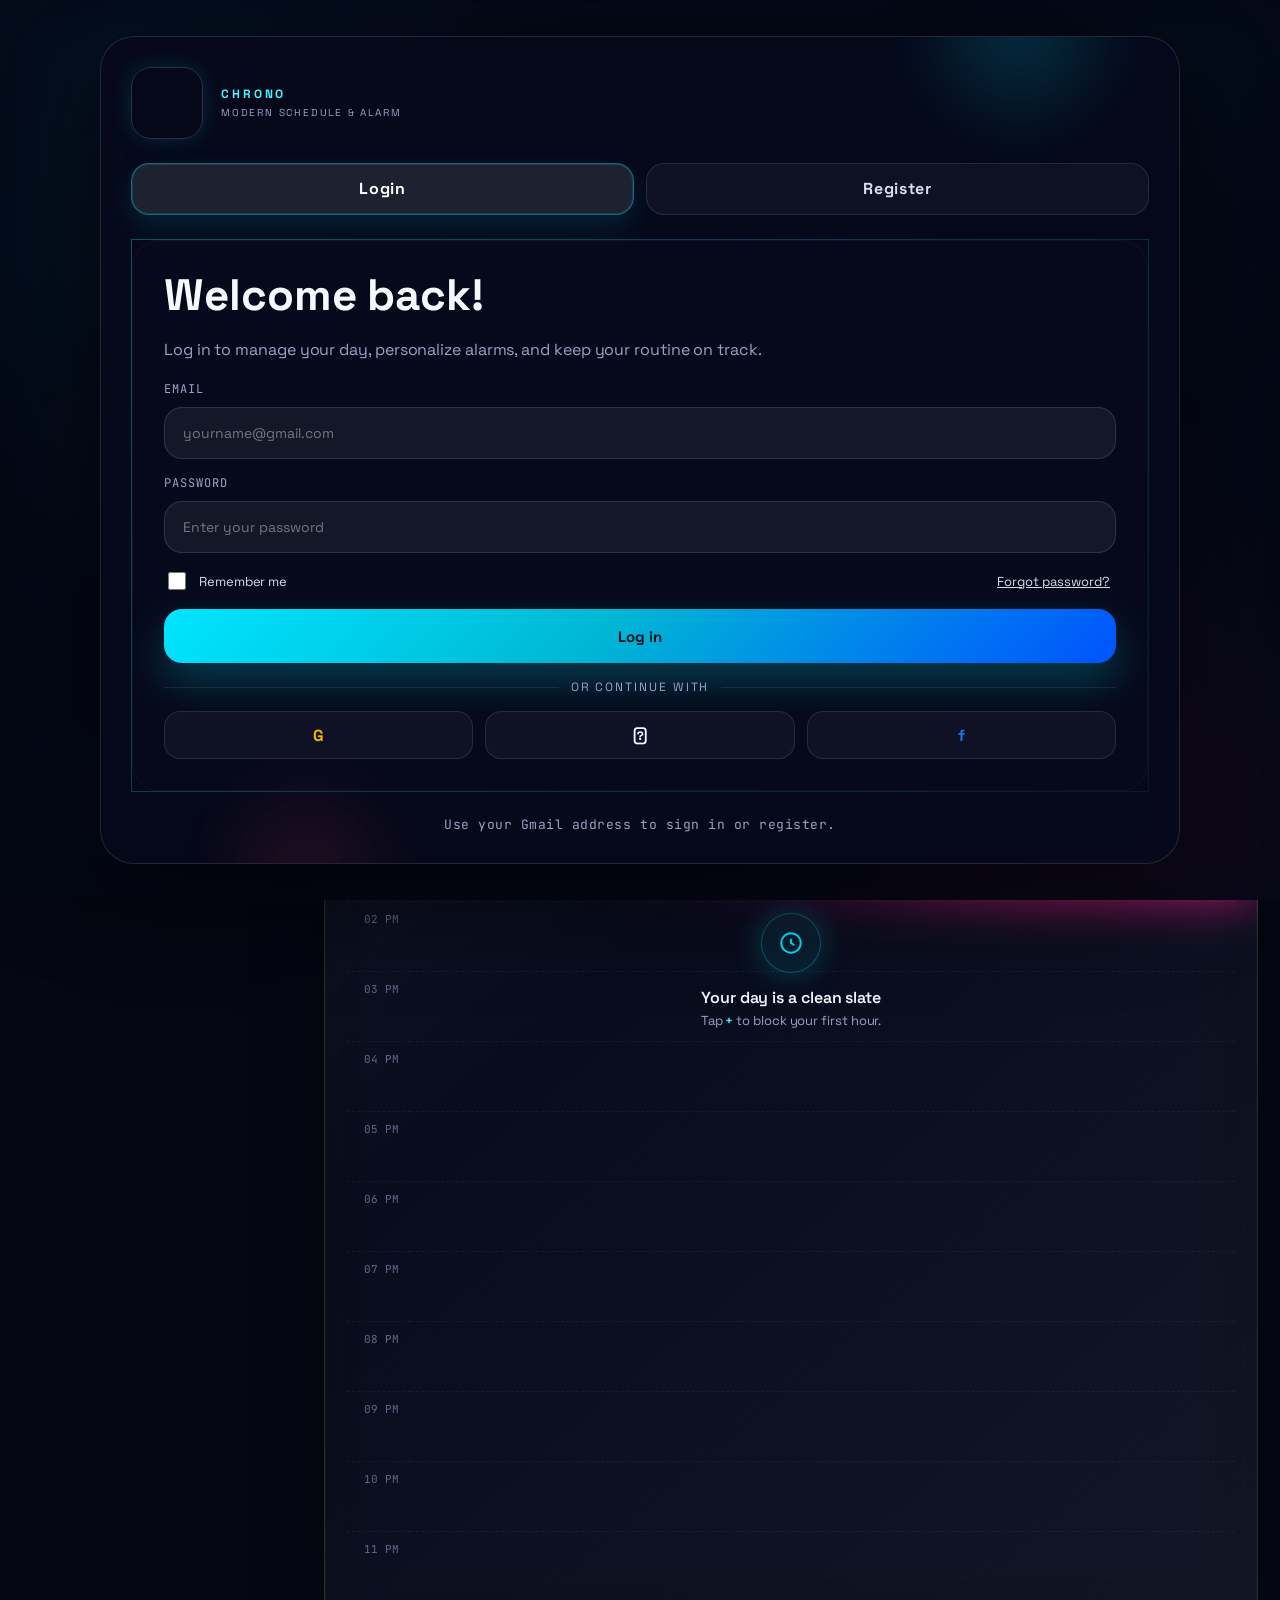
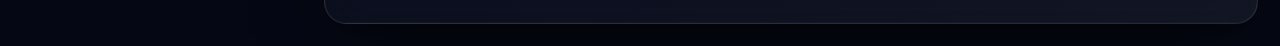
<file: Chrono App.html>
<!doctype html>
<html lang="en">
<head>
<meta charset="utf-8" />
<meta name="viewport" content="width=device-width, initial-scale=1, viewport-fit=cover, maximum-scale=1" />
<meta name="theme-color" content="#050814" />
<meta name="apple-mobile-web-app-capable" content="yes" />
<meta name="apple-mobile-web-app-status-bar-style" content="black-translucent" />
<meta name="apple-mobile-web-app-title" content="Chrono" />
<link rel="manifest" href="manifest.webmanifest" />
<link rel="apple-touch-icon" href="icon-192.png" />
<title>Chrono — Schedule & Alarms</title>
<link rel="preconnect" href="https://fonts.googleapis.com">
<link rel="preconnect" href="https://fonts.gstatic.com" crossorigin>
<link href="https://fonts.googleapis.com/css2?family=Space+Grotesk:wght@400;500;600;700&family=JetBrains+Mono:wght@400;500;600&display=swap" rel="stylesheet">
<link rel="stylesheet" href="daily-schedule.css">
<link rel="stylesheet" href="chrono-app.css">
</head>
<body>

<div class="auth-overlay" id="authOverlay">
  <div class="auth-card">
    <div class="auth-card-top">
      <video class="auth-logo-video" autoplay muted loop playsinline preload="auto" src="logo.mp4"></video>
      <div class="auth-card-copy">
        <div class="logo-title">CHRONO</div>
        <div class="logo-sub">Modern schedule & alarm</div>
      </div>
    </div>
    <div class="auth-tabs" role="tablist">
      <button type="button" class="auth-tab is-active" data-auth="login">Login</button>
      <button type="button" class="auth-tab" data-auth="register">Register</button>
    </div>
    <div class="auth-panels">
      <section class="auth-panel auth-panel--login is-active" data-auth="login">
        <h1>Welcome back!</h1>
        <p>Log in to manage your day, personalize alarms, and keep your routine on track.</p>
        <form id="authLoginForm" class="auth-form auth-form--login">
          <label class="field">
            <span>Email</span>
            <input id="authLoginEmail" type="email" placeholder="yourname@gmail.com" required />
          </label>
          <label class="field">
            <span>Password</span>
            <input id="authLoginPassword" type="password" placeholder="Enter your password" required minlength="6" />
          </label>
          <div class="auth-row auth-row--space">
            <label class="checkbox">
              <input id="authRemember" type="checkbox" />
              <span>Remember me</span>
            </label>
            <button type="button" class="auth-link" id="authForgot">Forgot password?</button>
          </div>
          <button type="submit" class="auth-button auth-button--login">Log in</button>
          <div class="auth-divider"><span>or continue with</span></div>
          <div class="auth-socials">
            <button type="button" class="social-btn social-btn--google" aria-label="Login with Google">G</button>
            <button type="button" class="social-btn social-btn--apple" aria-label="Login with Apple"></button>
            <button type="button" class="social-btn social-btn--facebook" aria-label="Login with Facebook">f</button>
          </div>
        </form>
      </section>
      <section class="auth-panel auth-panel--register" hidden data-auth="register">
        <div class="register-pill">New here? Create an account</div>
        <h2>Create your account</h2>
        <p>Sign up quickly and start building habits with a beautifully designed scheduler.</p>
        <form id="authRegisterForm" class="auth-form auth-form--register">
          <label class="field">
            <span>Full name</span>
            <input id="authName" type="text" placeholder="John Doe" required />
          </label>
          <label class="field">
            <span>Email address</span>
            <input id="authRegisterEmail" type="email" placeholder="yourname@gmail.com" required />
          </label>
          <label class="field">
            <span>Password</span>
            <input id="authRegisterPassword" type="password" placeholder="Create a strong password" required minlength="6" />
          </label>
          <label class="field">
            <span>Confirm password</span>
            <input id="authRegisterConfirm" type="password" placeholder="Repeat password" required minlength="6" />
          </label>
          <button type="submit" class="auth-button auth-button--register">Register</button>
        </form>
      </section>
    </div>
    <div class="auth-note" id="authNote">Use your Gmail address to sign in or register.</div>
  </div>
</div>

<!-- BG layers -->
<div class="bg-stage" aria-hidden="true">
  <div class="bg-gradient"></div>
  <div class="bg-orb bg-orb--cyan"></div>
  <div class="bg-orb bg-orb--magenta"></div>
  <div class="bg-orb bg-orb--violet"></div>
  <div class="bg-grid"></div>
  <div class="bg-noise"></div>
  <div class="bg-leak"></div>
</div>

<!-- ================= APP SHELL ================= -->
<div class="app">

  <!-- ---------- SIDEBAR (desktop only) ---------- -->
  <aside class="sidebar glass">
    <div class="brand">
      <div class="brand-mark">
        <video class="brand-logo" autoplay muted loop playsinline preload="auto" src="logo.mp4"></video>
      </div>
      <div class="brand-text">
        <div class="brand-name">CHRONO</div>
        <div class="brand-sub">v2.0 · schedule + alarm</div>
      </div>
    </div>
    <nav class="nav">
      <div class="nav-label">Workspace</div>
      <button class="nav-item is-active" data-view="today">
        <span class="nav-dot"></span>Today
        <span class="nav-count" id="navCountToday">0</span>
      </button>
      <button class="nav-item" data-view="upcoming">
        <span class="nav-dot"></span>Upcoming
      </button>
      <button class="nav-item" data-view="alarm">
        <span class="nav-dot"></span>Alarm
      </button>
      <button class="nav-item" data-view="completed">
        <span class="nav-dot"></span>Completed
        <span class="nav-count" id="navCountDone">0</span>
      </button>
      <div class="nav-label" style="margin-top:22px">Categories</div>
      <div class="cat-list" id="catList"></div>
    </nav>
    <div class="side-foot">
      <div class="foot-row">
        <span>Local storage</span>
        <span class="pill pill--ok">Synced</span>
      </div>
      <button class="foot-clear" id="btnLogout">Logout</button>
      <button class="foot-clear" id="btnClearAll">Reset schedule</button>
    </div>
  </aside>

  <!-- ---------- MAIN ---------- -->
  <main class="main">
    <!-- Header -->
    <header class="topbar">
      <div class="date-block">
        <div class="date-day" id="hdrDay">Thursday</div>
        <div class="date-full">
          <span id="hdrDate">July 03, 2026</span>
          <span class="dot-sep">•</span>
          <span id="hdrClock" class="clock">00:00:00</span>
        </div>
      </div>
      <div class="top-actions">
        <div class="search glass-inset">
          <svg viewBox="0 0 24 24" width="16" height="16" fill="none" stroke="currentColor" stroke-width="2"><circle cx="11" cy="11" r="7"/><path d="m21 21-4.3-4.3"/></svg>
          <input id="searchInput" placeholder="Search tasks…" />
          <kbd>⌘K</kbd>
        </div>
        <button class="pill-btn pill-btn--primary" id="btnNew">
          <span class="pill-glow"></span>
          <svg viewBox="0 0 24 24" width="16" height="16" fill="none" stroke="currentColor" stroke-width="2.5" stroke-linecap="round"><path d="M12 5v14M5 12h14"/></svg>
          New Task
        </button>
      </div>
    </header>

    <!-- Stat strip -->
    <section class="stat-strip">
      <div class="stat glass">
        <div class="stat-ring">
          <svg viewBox="0 0 44 44">
            <circle cx="22" cy="22" r="18" class="ring-track"/>
            <circle cx="22" cy="22" r="18" class="ring-fill" id="ringProgress"/>
          </svg>
          <div class="stat-ring-num" id="ringPct">0%</div>
        </div>
        <div class="stat-body">
          <div class="stat-label">Day progress</div>
          <div class="stat-value" id="statDone">0<span>/0 done</span></div>
        </div>
      </div>
      <div class="stat glass">
        <div class="stat-icon stat-icon--cyan">
          <svg viewBox="0 0 24 24" width="20" height="20" fill="none" stroke="currentColor" stroke-width="2"><path d="M12 8v4l3 2"/><circle cx="12" cy="12" r="9"/></svg>
        </div>
        <div class="stat-body">
          <div class="stat-label">Focus time</div>
          <div class="stat-value" id="statHours">0.0<span>hrs scheduled</span></div>
        </div>
      </div>
      <div class="stat glass">
        <div class="stat-icon stat-icon--magenta">
          <svg viewBox="0 0 24 24" width="20" height="20" fill="none" stroke="currentColor" stroke-width="2"><path d="M6 8a6 6 0 1 1 12 0c0 7 3 9 3 9H3s3-2 3-9M10 21a2 2 0 0 0 4 0"/></svg>
        </div>
        <div class="stat-body">
          <div class="stat-label">Next up</div>
          <div class="stat-value stat-value--sm" id="statNext">—</div>
        </div>
      </div>
      <div class="stat glass">
        <div class="stat-icon stat-icon--violet">
          <svg viewBox="0 0 24 24" width="20" height="20" fill="none" stroke="currentColor" stroke-width="2"><path d="m5 12 5 5L20 7"/></svg>
        </div>
        <div class="stat-body">
          <div class="stat-label">Streak</div>
          <div class="stat-value" id="statStreak">1<span>day active</span></div>
        </div>
      </div>
    </section>

    <!-- Filter chips -->
    <div class="chip-row" id="chipRow">
      <button class="chip is-active" data-cat="all">All</button>
    </div>

    <!-- Time-block grid -->
    <section class="grid-wrap glass" id="gridWrap">
      <div class="grid-head">
        <div class="grid-title">
          <h2>Time Blocks</h2>
          <span class="grid-sub">06:00 → 23:00</span>
        </div>
        <div class="now-indicator" id="nowInd">
          <span class="now-dot"></span>
          <span id="nowLabel">Now · 00:00</span>
        </div>
      </div>

      <div class="grid" id="grid" role="list"></div>

      <div class="grid-empty" id="gridEmpty" hidden>
        <div class="empty-badge">
          <svg viewBox="0 0 24 24" width="26" height="26" fill="none" stroke="currentColor" stroke-width="1.8"><circle cx="12" cy="12" r="9"/><path d="M12 8v4l3 2"/></svg>
        </div>
        <h3>Your day is a clean slate</h3>
        <p>Tap <b>+</b> to block your first hour.</p>
      </div>

      <div class="grid-schedule" id="gridSchedule" hidden>
        <div class="schedule-head">
          <div>
            <div class="schedule-label">Today's schedule</div>
            <div class="schedule-sub">A quick summary of visible time blocks</div>
          </div>
          <span class="schedule-count" id="scheduleCount">0 tasks</span>
        </div>
        <div class="schedule-items" id="scheduleItems"></div>
      </div>
    </section>

    <section class="alarm-page glass" id="alarmPage" hidden>
      <div class="grid-head">
        <div class="grid-title">
          <h2>Alarm sounds</h2>
          <span class="grid-sub">Pick one of three random tones or upload your own</span>
        </div>
        <button class="pill-btn pill-btn--ghost" id="btnShuffleRings" type="button">
          Shuffle
        </button>
      </div>

      <div class="alarm-picks" id="alarmPicks"></div>

      <div class="alarm-library">
        <div class="grid-head" style="margin-bottom: 12px;">
          <div class="grid-title">
            <h3>Sound library</h3>
            <span class="grid-sub">Presets + uploaded audio</span>
          </div>
          <div class="alarm-default" id="alarmDefaultLabel">Default ringtone for new alarms</div>
        </div>

        <div class="ring-list" id="alarmRingList"></div>

        <label class="ring-upload" id="alarmUploadLabel" for="alarmUploadInput">
          <svg viewBox="0 0 24 24" width="14" height="14" fill="none" stroke="currentColor" stroke-width="2"><path d="M12 3v12m-5-5 5-5 5 5M5 21h14"/></svg>
          Upload audio · MP3 · WAV · AAC · M4A
          <input id="alarmUploadInput" type="file" accept="audio/mpeg,audio/wav,audio/aac,audio/mp4,audio/x-m4a,audio/m4a,audio/ogg,.mp3,.wav,.aac,.m4a,.ogg" />
        </label>
      </div>
    </section>
  </main>
</div>

<!-- ================= MOBILE BOTTOM NAV ================= -->
<nav class="bottom-nav" aria-label="Bottom nav">
  <div class="bn-inner">
    <button class="bn-item is-active" data-view="today" aria-label="Today">
      <svg viewBox="0 0 24 24" fill="none" stroke="currentColor" stroke-width="2"><rect x="3" y="4" width="18" height="17" rx="2"/><path d="M3 10h18M8 2v4M16 2v4"/></svg>
      Today
    </button>
    <button class="bn-item" data-view="focus" aria-label="Focus">
      <svg viewBox="0 0 24 24" fill="none" stroke="currentColor" stroke-width="2"><circle cx="12" cy="12" r="9"/><circle cx="12" cy="12" r="4"/></svg>
      Focus
    </button>
    <button class="bn-item" data-view="alarm" aria-label="Alarm">
      <svg viewBox="0 0 24 24" fill="none" stroke="currentColor" stroke-width="2"><path d="M6 8a6 6 0 1 1 12 0c0 7 3 9 3 9H3s3-2 3-9"/><path d="M10 21a2 2 0 0 0 4 0"/></svg>
      Alarm
    </button>
    <button class="bn-item is-primary" id="bnNew" aria-label="New task">
      <div class="bn-fab">
        <svg viewBox="0 0 24 24" fill="none" stroke="currentColor" stroke-width="3" stroke-linecap="round"><path d="M12 5v14M5 12h14"/></svg>
      </div>
      New
    </button>
    <button class="bn-item" data-view="upcoming" aria-label="Upcoming">
      <svg viewBox="0 0 24 24" fill="none" stroke="currentColor" stroke-width="2"><path d="M12 8v4l3 2"/><circle cx="12" cy="12" r="9"/></svg>
      Upcoming
    </button>
    <button class="bn-item" data-view="completed" aria-label="Done">
      <svg viewBox="0 0 24 24" fill="none" stroke="currentColor" stroke-width="2"><path d="m5 12 5 5L20 7"/></svg>
      Done
    </button>
  </div>
</nav>

<!-- ================= TASK MODAL (with tabs) ================= -->
<div class="modal" id="modal" hidden>
  <div class="modal-backdrop" data-close></div>
  <div class="modal-card glass" role="dialog" aria-modal="true" aria-labelledby="modalTitle">
    <div class="modal-head">
      <div>
        <div class="modal-eyebrow" id="modalMode">NEW TASK</div>
        <h3 id="modalTitle">Block a time slot</h3>
      </div>
      <button class="icon-btn" data-close aria-label="Close">
        <svg viewBox="0 0 24 24" width="16" height="16" fill="none" stroke="currentColor" stroke-width="2.5"><path d="M6 6l12 12M18 6 6 18"/></svg>
      </button>
    </div>

    <!-- Tabs -->
    <div class="modal-tabs" role="tablist">
      <button type="button" class="modal-tab is-active" data-tab="task" role="tab">
        <svg viewBox="0 0 24 24" width="14" height="14" fill="none" stroke="currentColor" stroke-width="2"><rect x="3" y="4" width="18" height="17" rx="2"/><path d="M9 4v17"/></svg>
        Task
      </button>
      <button type="button" class="modal-tab" data-tab="alarm" role="tab">
        <svg viewBox="0 0 24 24" width="14" height="14" fill="none" stroke="currentColor" stroke-width="2"><path d="M6 8a6 6 0 1 1 12 0c0 7 3 9 3 9H3s3-2 3-9M10 21a2 2 0 0 0 4 0"/></svg>
        Alarm
        <span class="tab-badge" id="alarmTabBadge" hidden>ON</span>
      </button>
    </div>

    <form id="taskForm" class="form">

      <!-- ============ TASK PANE ============ -->
      <div class="modal-pane is-active" data-pane="task">
        <label class="field field--full">
          <span>Task name</span>
          <input id="fTask" type="text" placeholder="e.g. Deep work — API refactor" required maxlength="80" />
        </label>
        <div class="field-row">
          <label class="field">
            <span>Starts</span>
            <input id="fStart" type="time" required />
          </label>
          <label class="field">
            <span>Ends</span>
            <input id="fEnd" type="time" required />
          </label>
        </div>
        <div class="field field--full">
          <span>Category</span>
          <div class="cat-picker" id="catPicker"></div>
        </div>
        <label class="field field--full">
          <span>Notes (optional)</span>
          <textarea id="fNotes" rows="2" placeholder="Any details, links, or subgoals…" maxlength="240"></textarea>
        </label>
      </div>

      <!-- ============ ALARM PANE ============ -->
      <div class="modal-pane" data-pane="alarm">

        <!-- Reminder -->
        <div class="pane-label">Reminder · soft nudge</div>
        <div class="alarm-row">
          <div class="alarm-row-body">
            <div class="alarm-row-title">Send me a reminder</div>
            <div class="alarm-row-sub">Fires at <span id="reminderFireAt">08:50</span></div>
          </div>
          <div class="switch is-on" id="swReminder" role="switch" aria-checked="true"></div>
        </div>
        <div class="seg" id="reminderSeg"></div>

        <!-- Alarm -->
        <div class="pane-label magenta" style="margin-top: 10px;">Alarm · hard interrupt</div>
        <div class="alarm-row">
          <div class="alarm-row-body">
            <div class="alarm-row-title">Ring at start time</div>
            <div class="alarm-row-sub">Full-screen · looping audio · vibration</div>
          </div>
          <div class="switch magenta" id="swAlarm" role="switch" aria-checked="false"></div>
        </div>

        <div class="pane-label">Repeat</div>
        <div class="days" id="daysRow"></div>

        <div class="pane-label">Snooze</div>
        <div class="seg" id="snoozeSeg"></div>

        <div class="pane-label violet">Vibration</div>
        <div class="vib-row" id="vibRow"></div>

        <div class="pane-label">Volume · <span id="volLabel">80%</span></div>
        <input type="range" id="volSlider" class="vol-slider" min="0" max="100" step="5" value="80" />

        <div class="pane-label">Ringtone</div>
        <div class="ring-list" id="ringList"></div>
        <label class="ring-upload" id="uploadLabel" for="uploadInput">
          <svg viewBox="0 0 24 24" width="14" height="14" fill="none" stroke="currentColor" stroke-width="2"><path d="M12 3v12m-5-5 5-5 5 5M5 21h14"/></svg>
          Upload audio · MP3 · WAV · AAC · M4A
          <input id="uploadInput" type="file" accept="audio/mpeg,audio/wav,audio/aac,audio/mp4,audio/x-m4a,audio/m4a,audio/ogg,.mp3,.wav,.aac,.m4a,.ogg" />
        </label>
        <div class="ring-progress" id="uploadProgress" hidden><div></div></div>

      </div>

      <div class="modal-foot">
        <button type="button" class="pill-btn pill-btn--ghost" data-close>Cancel</button>
        <button type="button" class="pill-btn pill-btn--danger" id="btnDelete" hidden>
          <span class="pill-glow"></span>
          Delete
        </button>
        <button type="submit" class="pill-btn pill-btn--primary" id="btnSave">
          <span class="pill-glow"></span>
          <span id="btnSaveLabel">Add to Schedule</span>
        </button>
      </div>
    </form>
  </div>
</div>

<!-- ================= REMINDER BANNER ================= -->
<div class="reminder-banner" id="reminderBanner">
  <div class="rb-icon">
    <svg viewBox="0 0 24 24" width="18" height="18" fill="none" stroke="currentColor" stroke-width="2"><path d="M15 17h5l-1.4-1.4A2 2 0 0 1 18 14.2V11a6 6 0 1 0-12 0v3.2a2 2 0 0 1-.6 1.4L4 17h5m6 0v1a3 3 0 0 1-6 0v-1"/></svg>
  </div>
  <div class="rb-body">
    <div class="rb-title" id="rbTitle">Reminder</div>
    <div class="rb-sub" id="rbSub">Starts soon</div>
  </div>
  <button class="rb-close" id="rbClose" aria-label="Dismiss">
    <svg viewBox="0 0 24 24" width="14" height="14" fill="none" stroke="currentColor" stroke-width="2.5"><path d="M6 6l12 12M18 6 6 18"/></svg>
  </button>
</div>

<!-- ================= FULL-SCREEN ALARM ================= -->
<div class="alarm-scene" id="alarmScene" role="alertdialog" aria-modal="true" aria-labelledby="alarmTitle">
  <div class="pulse-ring"></div>
  <div class="alarm-head">
    <span class="alarm-eyebrow">ALARM · TIME'S UP</span>
    <div class="alarm-clock" id="alarmClock">09:00</div>
    <div class="alarm-date" id="alarmDate">THU · 03 JUL</div>
  </div>
  <div class="alarm-body">
    <h1 id="alarmTitle">Task</h1>
    <p id="alarmSub">Scheduled 09:00</p>
  </div>
  <div class="alarm-actions">
    <button class="alarm-btn alarm-btn--snooze" id="alarmSnooze">
      <svg viewBox="0 0 24 24" width="18" height="18" fill="none" stroke="currentColor" stroke-width="2"><path d="M12 8v4l3 2"/><circle cx="12" cy="12" r="9"/></svg>
      Snooze
    </button>
    <button class="alarm-btn alarm-btn--stop" id="alarmStop">
      <svg viewBox="0 0 24 24" width="20" height="20" fill="none" stroke="currentColor" stroke-width="2.5"><rect x="6" y="6" width="12" height="12" rx="2"/></svg>
      Stop
    </button>
  </div>
</div>

<!-- ================= INSTALL STRIP ================= -->
<div class="info-strip" id="installStrip">
  <div class="is-icon">
    <svg viewBox="0 0 24 24" width="16" height="16" fill="none" stroke="currentColor" stroke-width="2"><path d="M12 3v12m-5-5 5-5 5 5M5 21h14"/></svg>
  </div>
  <div class="is-body">
    <b>Install Chrono</b> to your home screen — works offline, alarms fire even when the browser is closed.
  </div>
  <button class="is-btn" id="installBtn">Install</button>
  <button class="is-x" id="installX" aria-label="Dismiss">
    <svg viewBox="0 0 24 24" width="14" height="14" fill="none" stroke="currentColor" stroke-width="2.5"><path d="M6 6l12 12M18 6 6 18"/></svg>
  </button>
</div>

<!-- ================= TOAST ================= -->
<div id="toast" class="toast" hidden></div>

<script src="chrono-alarm.js"></script>
<script src="chrono-app.js"></script>
</body>
</html>
</file>
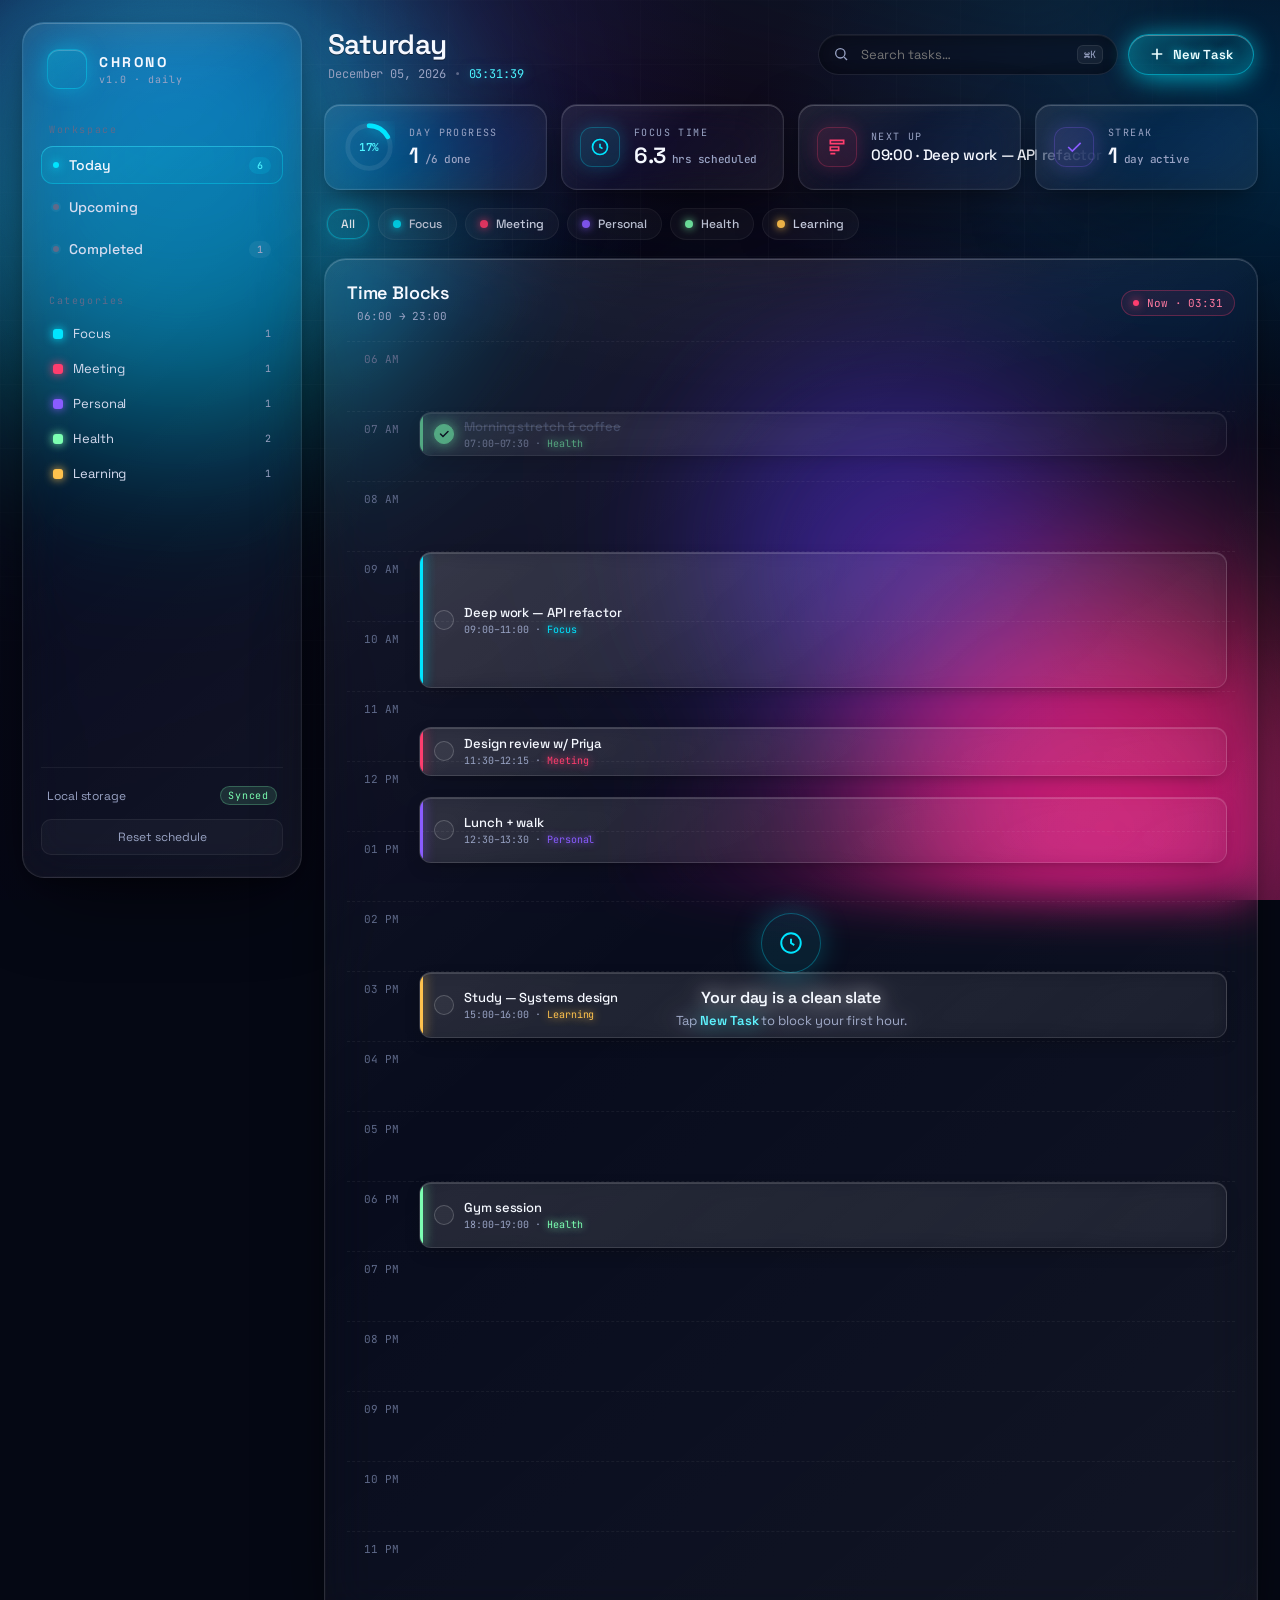
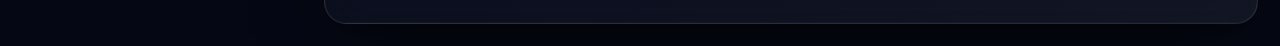
<file: Daily Schedule.html>
<!doctype html>
<html lang="en">
<head>
<meta charset="utf-8" />
<meta name="viewport" content="width=device-width, initial-scale=1" />
<title>Chrono — Daily Schedule</title>
<link rel="preconnect" href="https://fonts.googleapis.com">
<link rel="preconnect" href="https://fonts.gstatic.com" crossorigin>
<link href="https://fonts.googleapis.com/css2?family=Space+Grotesk:wght@400;500;600;700&family=JetBrains+Mono:wght@400;500&display=swap" rel="stylesheet">
<link rel="stylesheet" href="daily-schedule.css">
</head>
<body>

<!-- ================= BACKGROUND LAYERS ================= -->
<div class="bg-stage" aria-hidden="true">
  <div class="bg-gradient"></div>
  <div class="bg-orb bg-orb--cyan"></div>
  <div class="bg-orb bg-orb--magenta"></div>
  <div class="bg-orb bg-orb--violet"></div>
  <div class="bg-grid"></div>
  <div class="bg-noise"></div>
  <div class="bg-leak"></div>
</div>

<!-- ================= APP SHELL ================= -->
<div class="app">

  <!-- ---------- SIDEBAR ---------- -->
  <aside class="sidebar glass">
    <div class="brand">
      <div class="brand-mark">
        <video class="brand-logo" autoplay muted loop playsinline preload="auto" src="logo.mp4"></video>
      </div>
      <div class="brand-text">
        <div class="brand-name">CHRONO</div>
        <div class="brand-sub">v1.0 · daily</div>
      </div>
    </div>

    <nav class="nav">
      <div class="nav-label">Workspace</div>
      <button class="nav-item is-active" data-view="today">
        <span class="nav-dot"></span>Today
        <span class="nav-count" id="navCountToday">0</span>
      </button>
      <button class="nav-item" data-view="upcoming">
        <span class="nav-dot"></span>Upcoming
      </button>
      <button class="nav-item" data-view="completed">
        <span class="nav-dot"></span>Completed
        <span class="nav-count" id="navCountDone">0</span>
      </button>

      <div class="nav-label" style="margin-top:22px">Categories</div>
      <div class="cat-list" id="catList"><!-- injected --></div>
    </nav>

    <div class="side-foot">
      <div class="foot-row">
        <span>Local storage</span>
        <span class="pill pill--ok">Synced</span>
      </div>
      <button class="foot-clear" id="btnClearAll">Reset schedule</button>
    </div>
  </aside>

  <!-- ---------- MAIN ---------- -->
  <main class="main">

    <!-- Header -->
    <header class="topbar">
      <div class="date-block">
        <div class="date-day" id="hdrDay">Thursday</div>
        <div class="date-full">
          <span id="hdrDate">July 02, 2026</span>
          <span class="dot-sep">•</span>
          <span id="hdrClock" class="clock">00:00:00</span>
        </div>
      </div>

      <div class="top-actions">
        <div class="search glass-inset">
          <svg viewBox="0 0 24 24" width="16" height="16" fill="none" stroke="currentColor" stroke-width="2"><circle cx="11" cy="11" r="7"/><path d="m21 21-4.3-4.3"/></svg>
          <input id="searchInput" placeholder="Search tasks…" />
          <kbd>⌘K</kbd>
        </div>
        <button class="pill-btn pill-btn--primary" id="btnNew">
          <span class="pill-glow"></span>
          <svg viewBox="0 0 24 24" width="16" height="16" fill="none" stroke="currentColor" stroke-width="2.5" stroke-linecap="round"><path d="M12 5v14M5 12h14"/></svg>
          New Task
        </button>
      </div>
    </header>

    <!-- Stat strip -->
    <section class="stat-strip">
      <div class="stat glass">
        <div class="stat-ring">
          <svg viewBox="0 0 44 44">
            <circle cx="22" cy="22" r="18" class="ring-track"/>
            <circle cx="22" cy="22" r="18" class="ring-fill" id="ringProgress"/>
          </svg>
          <div class="stat-ring-num" id="ringPct">0%</div>
        </div>
        <div class="stat-body">
          <div class="stat-label">Day progress</div>
          <div class="stat-value" id="statDone">0<span>/0 done</span></div>
        </div>
      </div>

      <div class="stat glass">
        <div class="stat-icon stat-icon--cyan">
          <svg viewBox="0 0 24 24" width="20" height="20" fill="none" stroke="currentColor" stroke-width="2"><path d="M12 8v4l3 2"/><circle cx="12" cy="12" r="9"/></svg>
        </div>
        <div class="stat-body">
          <div class="stat-label">Focus time</div>
          <div class="stat-value" id="statHours">0.0<span>hrs scheduled</span></div>
        </div>
      </div>

      <div class="stat glass">
        <div class="stat-icon stat-icon--magenta">
          <svg viewBox="0 0 24 24" width="20" height="20" fill="none" stroke="currentColor" stroke-width="2"><path d="M4 4h16v4H4zM4 12h10v4H4zM4 20h6"/></svg>
        </div>
        <div class="stat-body">
          <div class="stat-label">Next up</div>
          <div class="stat-value stat-value--sm" id="statNext">—</div>
        </div>
      </div>

      <div class="stat glass">
        <div class="stat-icon stat-icon--violet">
          <svg viewBox="0 0 24 24" width="20" height="20" fill="none" stroke="currentColor" stroke-width="2"><path d="m5 12 5 5L20 7"/></svg>
        </div>
        <div class="stat-body">
          <div class="stat-label">Streak</div>
          <div class="stat-value" id="statStreak">1<span>day active</span></div>
        </div>
      </div>
    </section>

    <!-- Filter chips -->
    <div class="chip-row" id="chipRow">
      <button class="chip is-active" data-cat="all">All</button>
      <!-- category chips injected -->
    </div>

    <!-- Time-block grid -->
    <section class="grid-wrap glass">
      <div class="grid-head">
        <div class="grid-title">
          <h2>Time Blocks</h2>
          <span class="grid-sub">06:00 → 23:00</span>
        </div>
        <div class="now-indicator" id="nowInd">
          <span class="now-dot"></span>
          <span id="nowLabel">Now · 00:00</span>
        </div>
      </div>

      <div class="grid" id="grid" role="list">
        <!-- Hours + tasks injected -->
      </div>

      <div class="grid-empty" id="gridEmpty" hidden>
        <div class="empty-badge">
          <svg viewBox="0 0 24 24" width="26" height="26" fill="none" stroke="currentColor" stroke-width="1.8"><circle cx="12" cy="12" r="9"/><path d="M12 8v4l3 2"/></svg>
        </div>
        <h3>Your day is a clean slate</h3>
        <p>Tap <b>New Task</b> to block your first hour.</p>
      </div>
    </section>
  </main>
</div>

<!-- ================= TASK MODAL ================= -->
<div class="modal" id="modal" hidden>
  <div class="modal-backdrop" data-close></div>
  <div class="modal-card glass" role="dialog" aria-modal="true" aria-labelledby="modalTitle">
    <div class="modal-head">
      <div>
        <div class="modal-eyebrow" id="modalMode">NEW TASK</div>
        <h3 id="modalTitle">Block a time slot</h3>
      </div>
      <button class="icon-btn" data-close aria-label="Close">
        <svg viewBox="0 0 24 24" width="16" height="16" fill="none" stroke="currentColor" stroke-width="2.5"><path d="M6 6l12 12M18 6 6 18"/></svg>
      </button>
    </div>

    <form id="taskForm" class="form">
      <label class="field field--full">
        <span>Task name</span>
        <input id="fTask" type="text" placeholder="e.g. Deep work — API refactor" required maxlength="80" />
      </label>

      <div class="field-row">
        <label class="field">
          <span>Starts</span>
          <input id="fStart" type="time" required />
        </label>
        <label class="field">
          <span>Ends</span>
          <input id="fEnd" type="time" required />
        </label>
      </div>

      <div class="field field--full">
        <span>Category</span>
        <div class="cat-picker" id="catPicker"><!-- injected --></div>
      </div>

      <label class="field field--full">
        <span>Notes (optional)</span>
        <textarea id="fNotes" rows="2" placeholder="Any details, links, or subgoals…" maxlength="240"></textarea>
      </label>

      <div class="modal-foot">
        <button type="button" class="pill-btn pill-btn--ghost" data-close>Cancel</button>
        <button type="button" class="pill-btn pill-btn--danger" id="btnDelete" hidden>
          <span class="pill-glow"></span>
          Delete
        </button>
        <button type="submit" class="pill-btn pill-btn--primary" id="btnSave">
          <span class="pill-glow"></span>
          <span id="btnSaveLabel">Add to Schedule</span>
        </button>
      </div>
    </form>
  </div>
</div>

<!-- ================= TOAST ================= -->
<div id="toast" class="toast" hidden></div>

<script src="daily-schedule.js"></script>
</body>
</html>
</file>
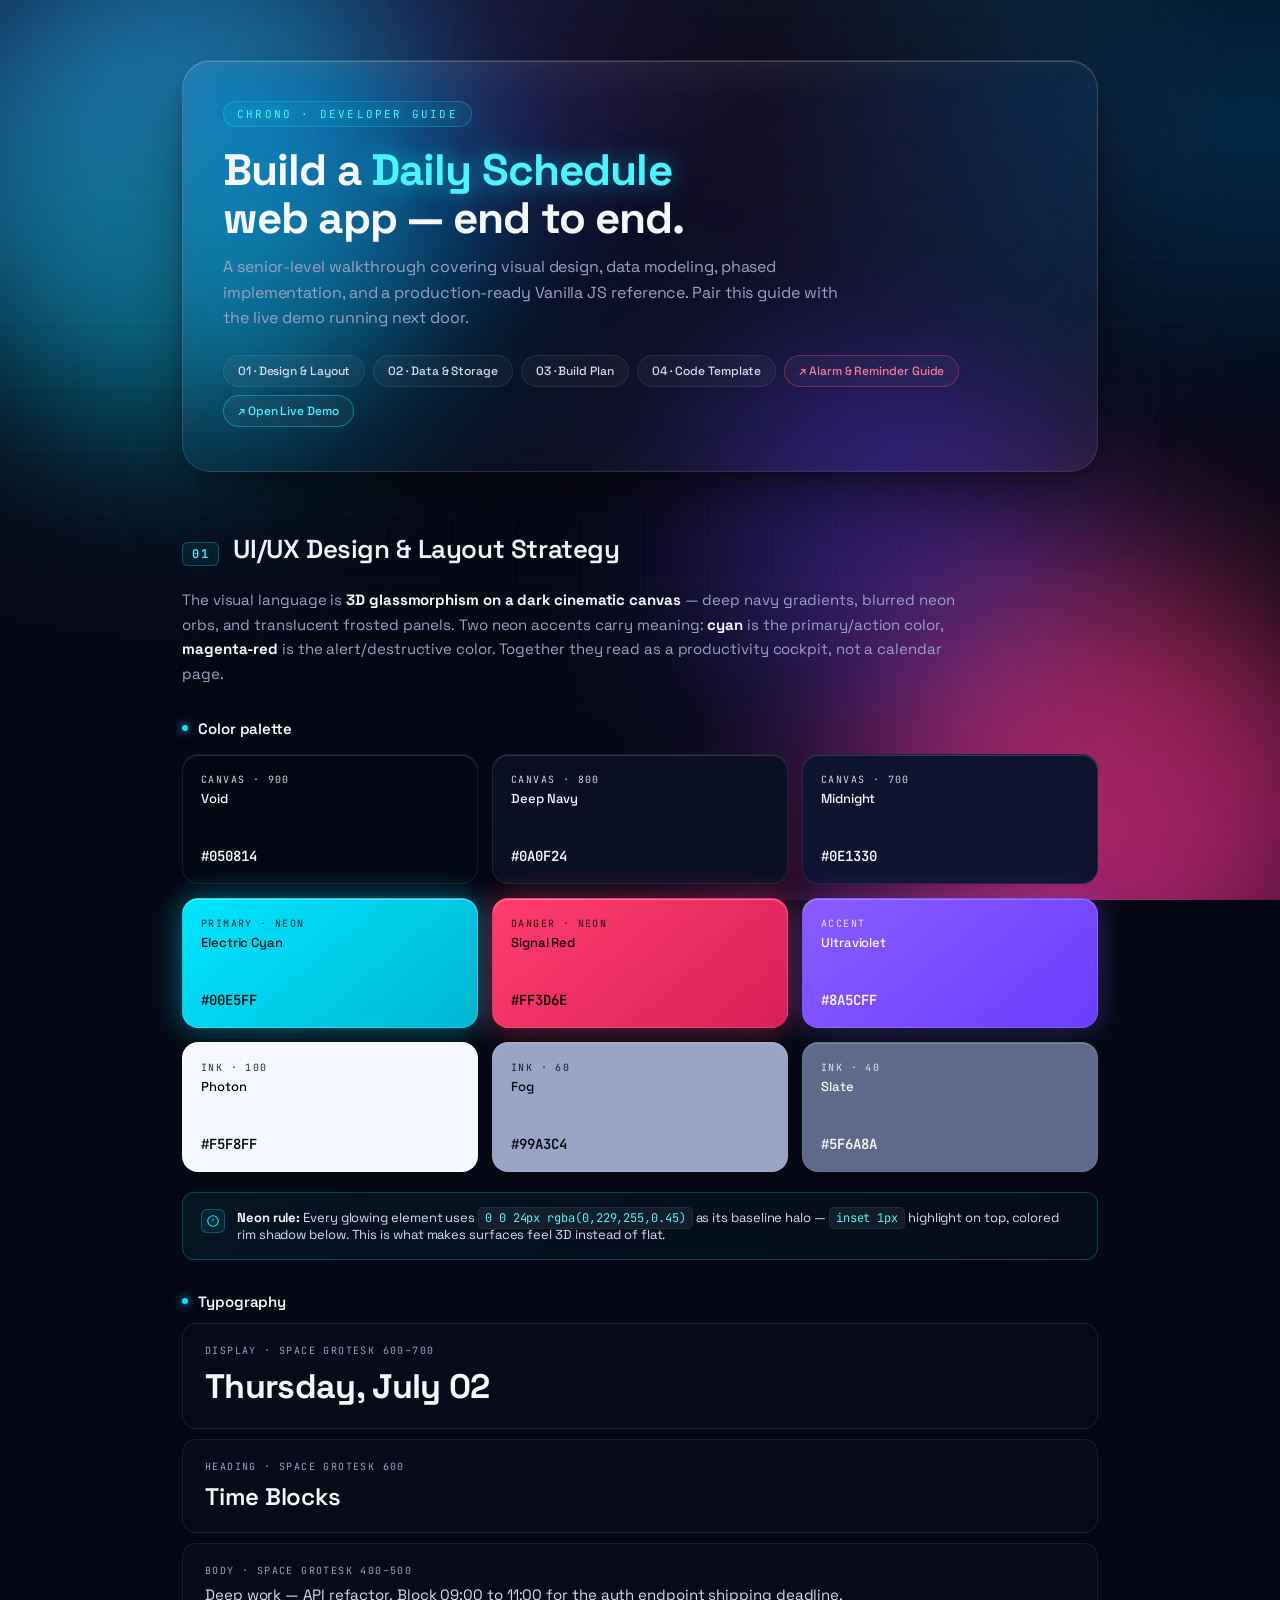
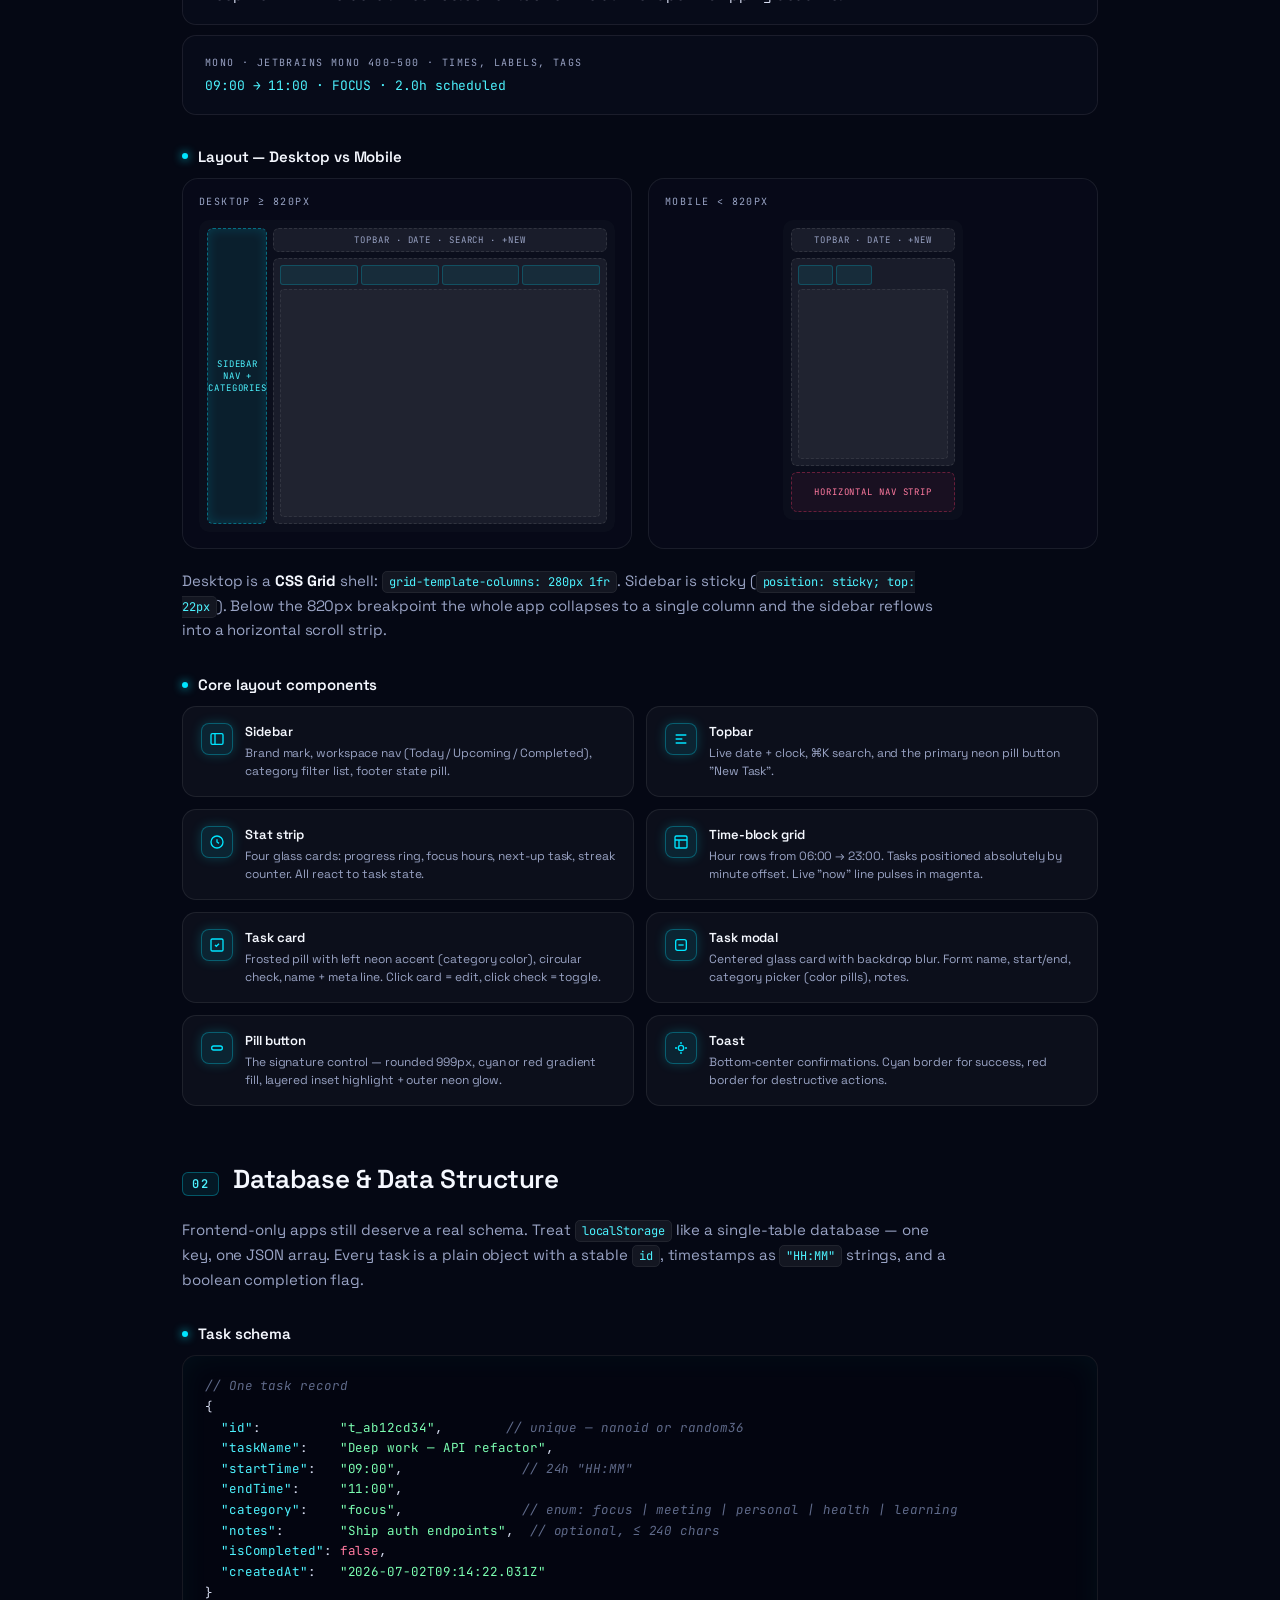
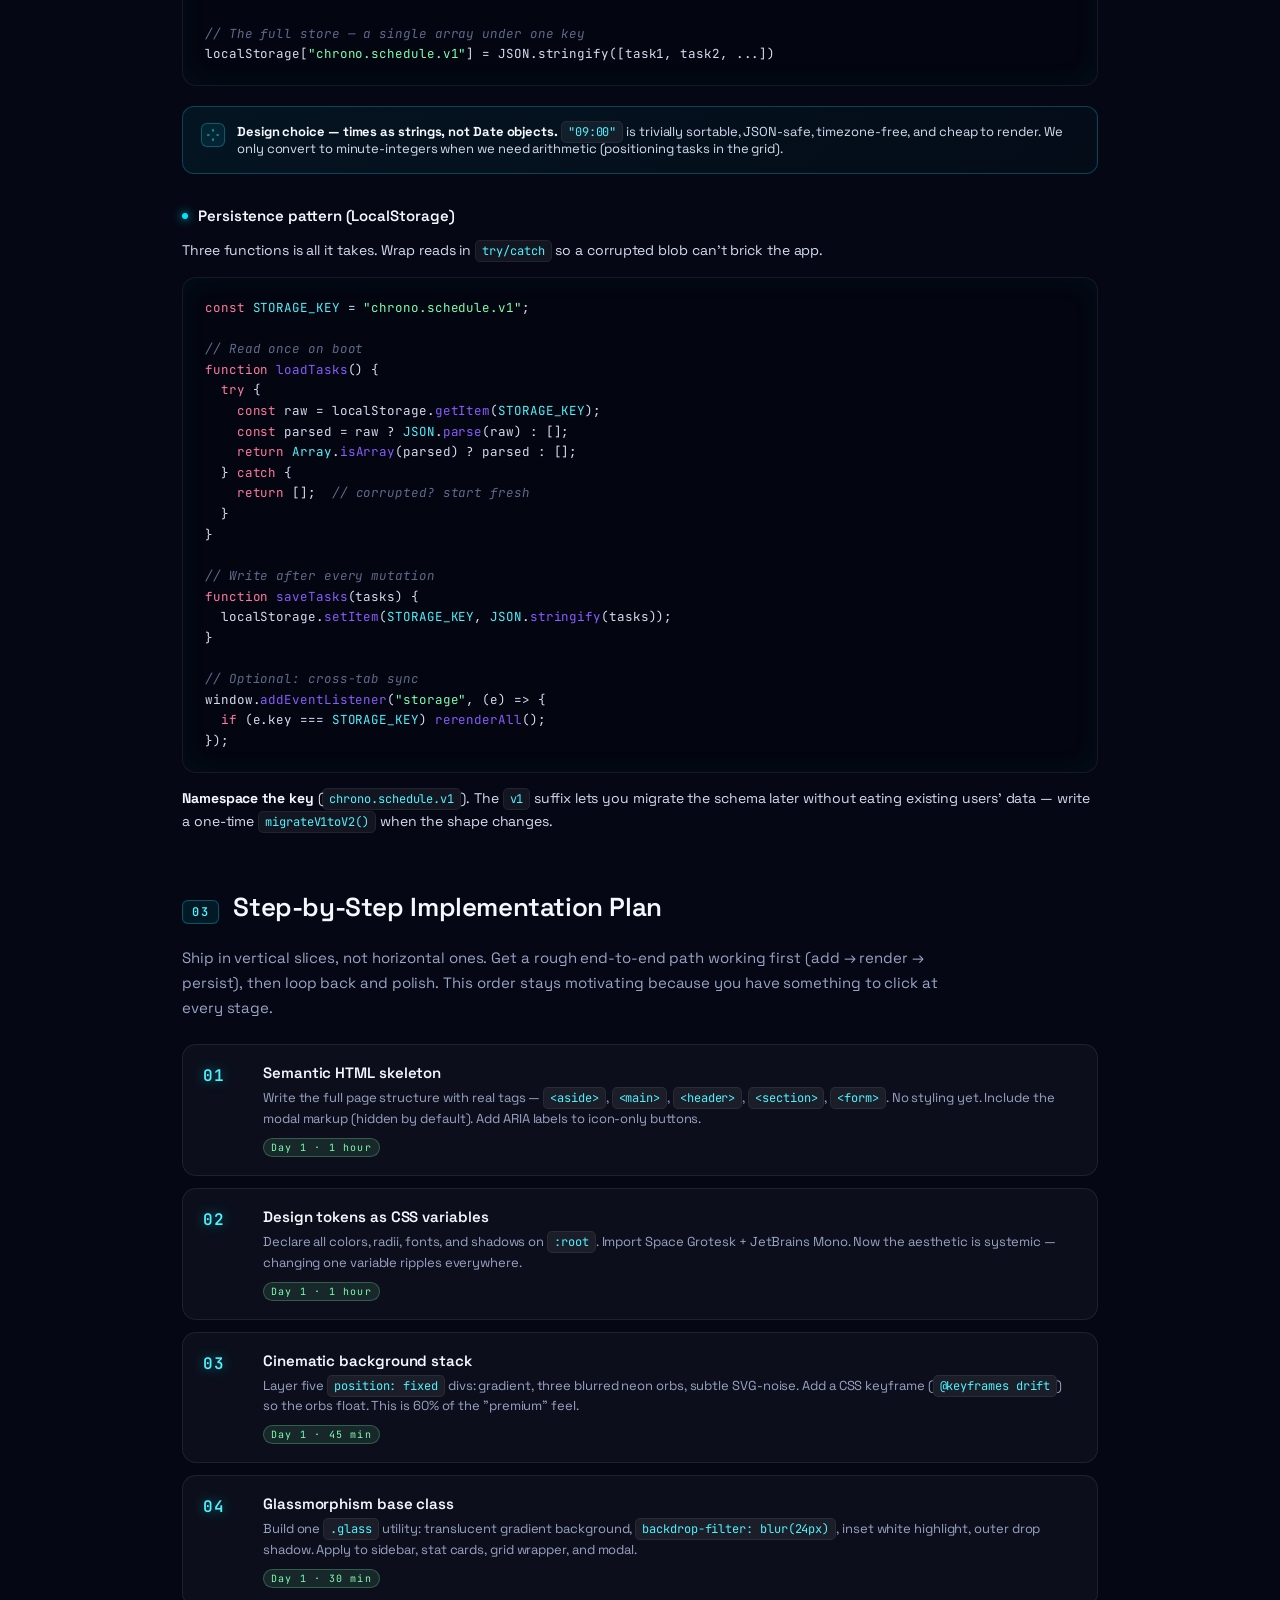
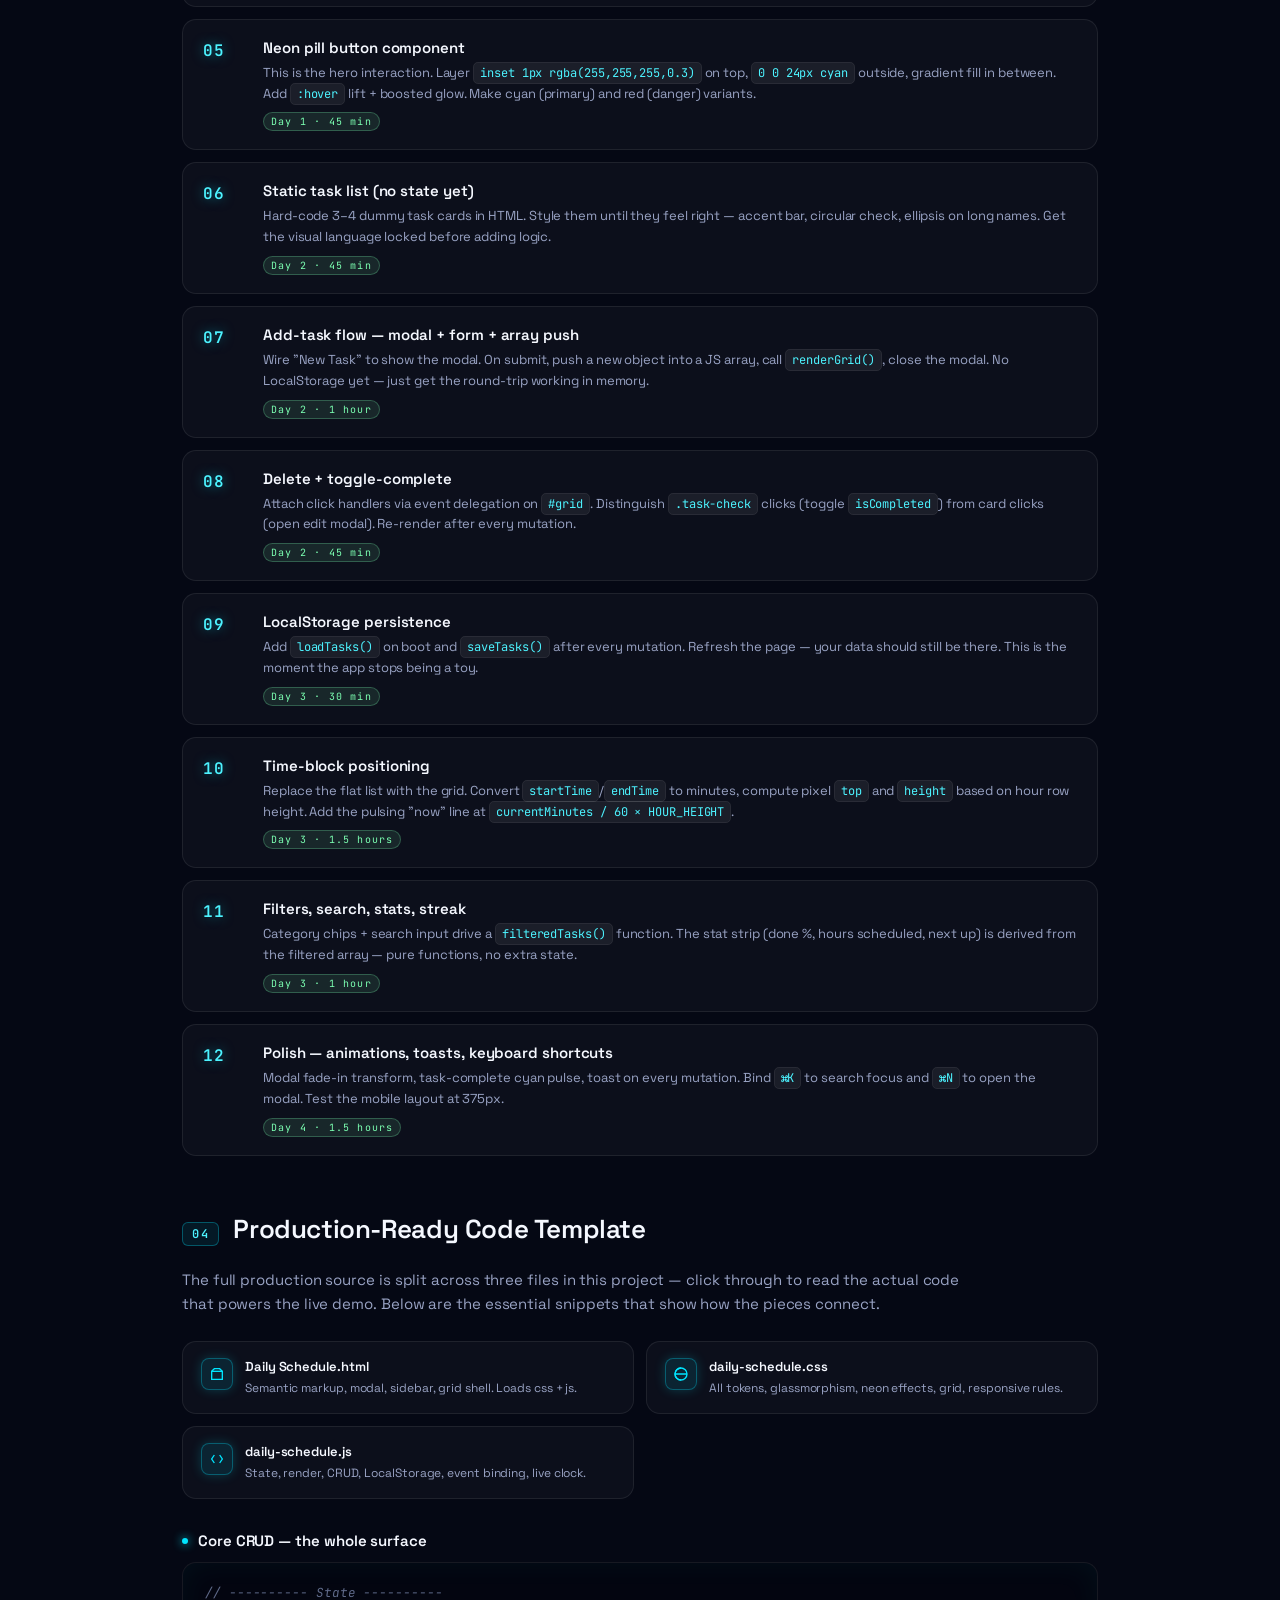
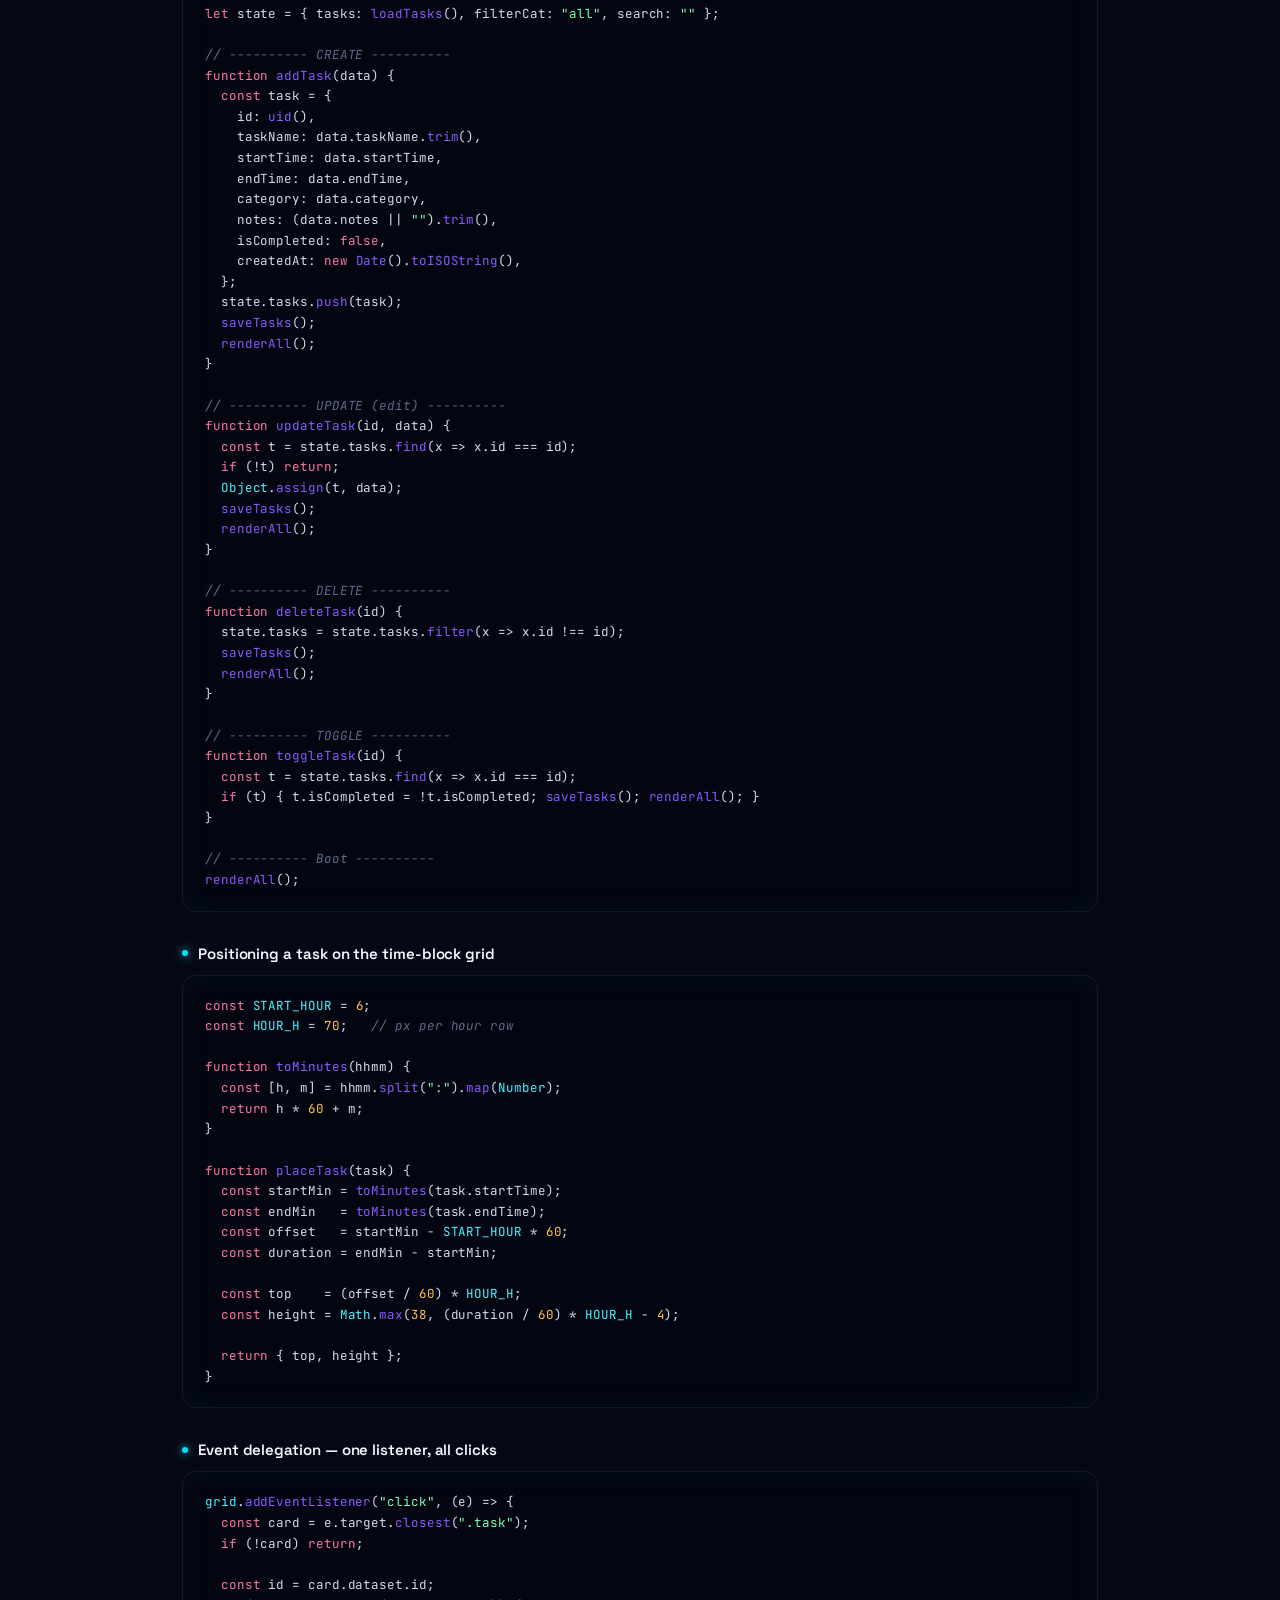
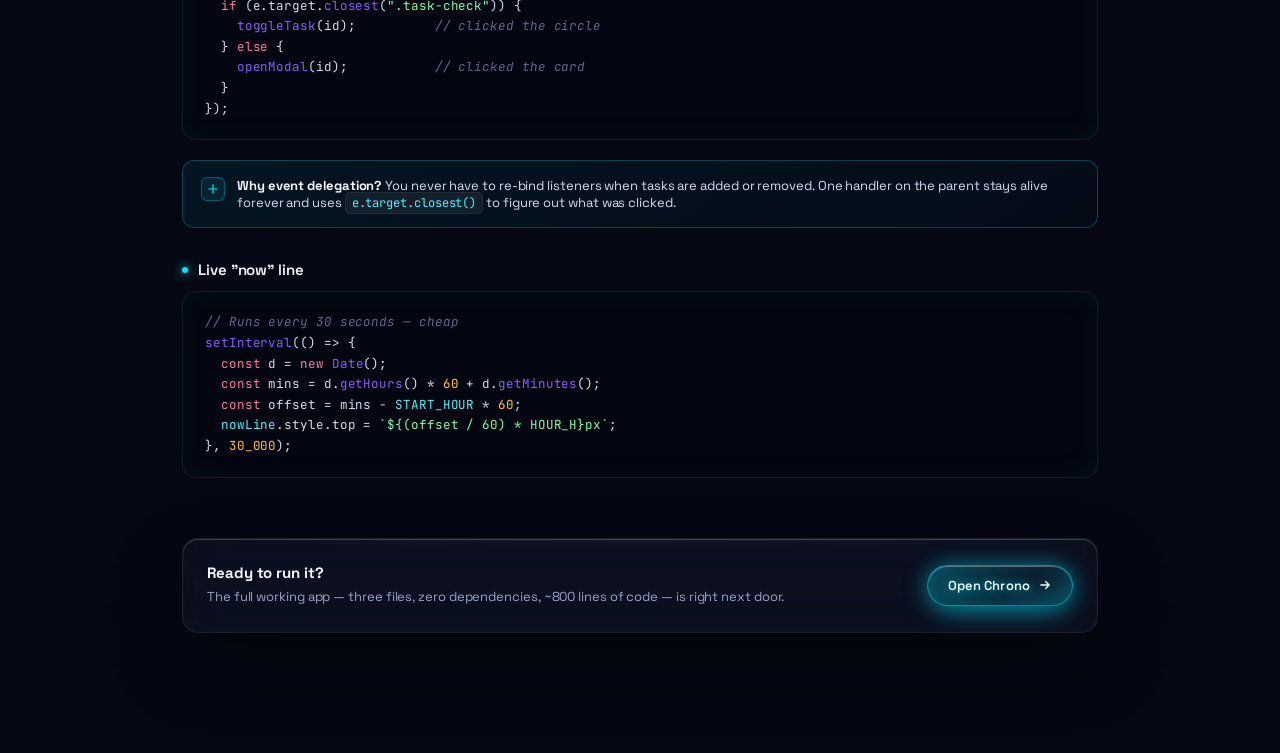
<file: Developer Guide.html>
<!doctype html>
<html lang="en">
<head>
<meta charset="utf-8" />
<meta name="viewport" content="width=device-width, initial-scale=1" />
<title>Chrono — Developer Guide</title>
<link rel="preconnect" href="https://fonts.googleapis.com">
<link rel="preconnect" href="https://fonts.gstatic.com" crossorigin>
<link href="https://fonts.googleapis.com/css2?family=Space+Grotesk:wght@400;500;600;700&family=JetBrains+Mono:wght@400;500;600&display=swap" rel="stylesheet">
<link rel="stylesheet" href="daily-schedule.css">
<style>
  /* Guide-specific overrides */
  .doc {
    position: relative; z-index: 1;
    max-width: 980px;
    margin: 0 auto;
    padding: 60px 32px 120px;
  }
  .doc-hero {
    text-align: left;
    margin-bottom: 60px;
    padding: 40px 40px 44px;
    border-radius: 28px;
  }
  .doc-hero .eyebrow {
    font-family: var(--font-mono);
    font-size: 11px; letter-spacing: 0.2em;
    color: var(--cyan-2);
    text-shadow: 0 0 10px rgba(0,229,255,0.5);
    display: inline-flex; align-items: center; gap: 8px;
    padding: 6px 14px;
    border-radius: 999px;
    background: rgba(0,229,255,0.08);
    box-shadow: inset 0 0 0 1px rgba(0,229,255,0.3);
  }
  .doc-hero h1 {
    margin: 20px 0 12px;
    font-size: 44px; font-weight: 700;
    letter-spacing: -0.02em;
    line-height: 1.08;
  }
  .doc-hero h1 em {
    font-style: normal;
    color: var(--cyan-2);
    text-shadow: 0 0 24px rgba(0,229,255,0.5);
  }
  .doc-hero p {
    margin: 0;
    font-size: 16px; color: var(--ink-60);
    max-width: 640px; line-height: 1.6;
  }
  .doc-hero .open-app {
    margin-top: 22px;
    text-decoration: none;
  }

  .section {
    margin-top: 56px;
  }
  .section-head {
    display: flex; align-items: baseline; gap: 14px;
    margin-bottom: 22px;
  }
  .section-num {
    font-family: var(--font-mono);
    font-size: 12px; font-weight: 600;
    letter-spacing: 0.14em;
    color: var(--cyan-2);
    padding: 4px 10px;
    border-radius: 6px;
    background: rgba(0,229,255,0.08);
    box-shadow: inset 0 0 0 1px rgba(0,229,255,0.3);
  }
  .section h2 {
    margin: 0;
    font-size: 26px; font-weight: 600;
    letter-spacing: -0.015em;
  }
  .lead {
    color: var(--ink-60); font-size: 15px; line-height: 1.65;
    max-width: 780px; margin: 0 0 24px;
  }

  h3.sub {
    margin: 32px 0 12px;
    font-size: 15px; font-weight: 600;
    color: var(--ink-100);
    letter-spacing: -0.005em;
    display: flex; align-items: center; gap: 10px;
  }
  h3.sub::before {
    content: "";
    display: inline-block;
    width: 6px; height: 6px; border-radius: 50%;
    background: var(--cyan);
    box-shadow: 0 0 10px var(--cyan);
  }

  p, li { color: var(--ink-80); font-size: 14px; line-height: 1.7; }
  ul { padding-left: 20px; }
  strong { color: var(--ink-100); }
  code {
    font-family: var(--font-mono);
    font-size: 12px;
    padding: 2px 6px;
    border-radius: 5px;
    background: rgba(255,255,255,0.06);
    border: 1px solid rgba(255,255,255,0.06);
    color: var(--cyan-2);
  }

  /* Color palette */
  .palette {
    display: grid;
    grid-template-columns: repeat(3, 1fr);
    gap: 14px;
    margin: 16px 0 8px;
  }
  .swatch {
    padding: 18px;
    border-radius: 16px;
    position: relative;
    overflow: hidden;
    min-height: 130px;
    display: flex; flex-direction: column; justify-content: space-between;
    border: 1px solid rgba(255,255,255,0.08);
    box-shadow: inset 0 1px 0 rgba(255,255,255,0.15);
  }
  .swatch .role {
    font-family: var(--font-mono);
    font-size: 10px; letter-spacing: 0.14em;
    text-transform: uppercase;
    opacity: 0.85;
  }
  .swatch .hex {
    font-family: var(--font-mono);
    font-size: 14px; font-weight: 600;
  }
  .swatch .name { font-size: 13px; font-weight: 500; margin-top: 4px; }
  .sw-bg1     { background: #050814; color: #f5f8ff; }
  .sw-bg2     { background: #0a0f24; color: #f5f8ff; }
  .sw-bg3     { background: #0e1330; color: #f5f8ff; }
  .sw-cyan    { background: linear-gradient(140deg, #00E5FF, #00b8d4); color: #04141a; box-shadow: 0 0 30px rgba(0,229,255,0.45), inset 0 1px 0 rgba(255,255,255,0.35); }
  .sw-magenta { background: linear-gradient(140deg, #FF3D6E, #d92058); color: #14040a; box-shadow: 0 0 30px rgba(255,61,110,0.45), inset 0 1px 0 rgba(255,255,255,0.35); }
  .sw-violet  { background: linear-gradient(140deg, #8A5CFF, #6b3dff); color: #f5f8ff; box-shadow: 0 0 30px rgba(138,92,255,0.35), inset 0 1px 0 rgba(255,255,255,0.25); }
  .sw-ink1    { background: #f5f8ff; color: #050814; }
  .sw-ink2    { background: #99a3c4; color: #050814; }
  .sw-ink3    { background: #5f6a8a; color: #f5f8ff; }

  /* Type specimens */
  .type-block {
    padding: 20px 22px;
    border-radius: 14px;
    background: rgba(10,14,30,0.5);
    border: 1px solid rgba(255,255,255,0.08);
    margin-bottom: 10px;
  }
  .type-block .meta {
    font-family: var(--font-mono);
    font-size: 10px; letter-spacing: 0.14em;
    color: var(--ink-60);
    text-transform: uppercase;
    margin-bottom: 8px;
  }
  .type-display { font-size: 34px; font-weight: 700; letter-spacing: -0.02em; }
  .type-h1 { font-size: 24px; font-weight: 600; letter-spacing: -0.01em; }
  .type-body { font-size: 15px; font-weight: 400; color: var(--ink-80); }
  .type-mono { font-family: var(--font-mono); font-size: 13px; color: var(--cyan-2); }

  /* Layout preview */
  .layout-grid {
    display: grid;
    grid-template-columns: 1fr 1fr;
    gap: 16px;
    margin-top: 8px;
  }
  .wireframe {
    padding: 16px;
    border-radius: 16px;
    background: rgba(10,14,30,0.4);
    border: 1px solid rgba(255,255,255,0.08);
  }
  .wireframe .wf-label {
    font-family: var(--font-mono);
    font-size: 10px; letter-spacing: 0.14em;
    color: var(--ink-60);
    text-transform: uppercase;
    margin-bottom: 12px;
  }
  .wf-desktop, .wf-mobile {
    aspect-ratio: 4 / 3;
    background: rgba(255,255,255,0.02);
    border-radius: 10px;
    padding: 8px;
    display: grid;
    gap: 6px;
  }
  .wf-desktop {
    grid-template-columns: 60px 1fr;
    grid-template-rows: 24px 1fr;
    grid-template-areas:
      "side head"
      "side main";
  }
  .wf-mobile {
    aspect-ratio: 3 / 5;
    max-width: 180px;
    margin: 0 auto;
    grid-template-rows: 24px 1fr 40px;
    grid-template-areas:
      "head"
      "main"
      "nav";
  }
  .wf-el {
    border-radius: 6px;
    background: rgba(255,255,255,0.06);
    border: 1px dashed rgba(255,255,255,0.1);
    display: grid; place-items: center;
    font-family: var(--font-mono);
    font-size: 9px; color: var(--ink-60);
    letter-spacing: 0.1em;
    text-transform: uppercase;
    text-align: center;
  }
  .wf-el.accent {
    background: rgba(0,229,255,0.08);
    border-color: rgba(0,229,255,0.4);
    color: var(--cyan-2);
    box-shadow: inset 0 0 12px rgba(0,229,255,0.15);
  }
  .wf-el.magenta {
    background: rgba(255,61,110,0.06);
    border-color: rgba(255,61,110,0.35);
    color: var(--magenta-2);
  }
  .wf-el.side  { grid-area: side; }
  .wf-el.head  { grid-area: head; }
  .wf-el.main  { grid-area: main; align-items: stretch; padding: 6px; }
  .wf-el.nav   { grid-area: nav; }
  .wf-main-inner {
    display: grid; grid-template-rows: 20px 1fr; gap: 4px;
    width: 100%; height: 100%;
  }
  .wf-strip {
    display: grid; grid-template-columns: repeat(4, 1fr); gap: 3px;
  }
  .wf-strip > div {
    background: rgba(0,229,255,0.08);
    border-radius: 3px;
    border: 1px solid rgba(0,229,255,0.2);
  }
  .wf-block {
    background: rgba(255,255,255,0.03);
    border-radius: 4px;
    border: 1px dashed rgba(255,255,255,0.08);
  }

  /* Component list */
  .comp-grid {
    display: grid;
    grid-template-columns: repeat(2, 1fr);
    gap: 12px;
    margin-top: 8px;
  }
  .comp {
    padding: 16px 18px;
    border-radius: 14px;
    background: rgba(255,255,255,0.03);
    border: 1px solid rgba(255,255,255,0.08);
    display: flex; gap: 12px; align-items: flex-start;
  }
  .comp-icon {
    width: 32px; height: 32px; border-radius: 8px;
    background: rgba(0,229,255,0.1);
    color: var(--cyan);
    display: grid; place-items: center;
    flex: none;
    box-shadow: inset 0 0 0 1px rgba(0,229,255,0.3), 0 0 12px rgba(0,229,255,0.2);
  }
  .comp-title { font-size: 13px; font-weight: 600; color: var(--ink-100); }
  .comp-desc { font-size: 12px; color: var(--ink-60); margin-top: 4px; line-height: 1.5; }

  /* Code block */
  pre.code {
    margin: 12px 0;
    padding: 20px 22px;
    border-radius: 14px;
    background: rgba(3, 5, 15, 0.7);
    border: 1px solid rgba(255,255,255,0.08);
    box-shadow: inset 0 0 30px rgba(0,229,255,0.05);
    overflow-x: auto;
    font-family: var(--font-mono);
    font-size: 12.5px;
    line-height: 1.65;
    color: var(--ink-80);
  }
  pre.code .k { color: #FF7AA0; }         /* keyword */
  pre.code .s { color: #7CFFB2; }         /* string */
  pre.code .n { color: #FFC24D; }         /* number */
  pre.code .c { color: var(--ink-40); font-style: italic; }
  pre.code .p { color: var(--cyan-2); }   /* property */
  pre.code .f { color: #8A5CFF; }         /* function */

  /* Steps */
  .steps {
    display: flex; flex-direction: column;
    gap: 12px;
    counter-reset: step;
    margin-top: 8px;
  }
  .step {
    display: grid;
    grid-template-columns: 44px 1fr;
    gap: 16px;
    padding: 18px 20px;
    border-radius: 14px;
    background: rgba(255,255,255,0.03);
    border: 1px solid rgba(255,255,255,0.08);
    counter-increment: step;
    transition: border-color .2s;
    position: relative;
  }
  .step:hover { border-color: rgba(0,229,255,0.25); }
  .step::before {
    content: counter(step, decimal-leading-zero);
    font-family: var(--font-mono);
    font-size: 16px; font-weight: 600;
    color: var(--cyan-2);
    text-shadow: 0 0 12px rgba(0,229,255,0.5);
    letter-spacing: 0.05em;
    align-self: start;
    padding-top: 2px;
  }
  .step-title {
    font-size: 15px; font-weight: 600; color: var(--ink-100);
    margin: 0 0 6px;
  }
  .step-body { font-size: 13px; color: var(--ink-60); margin: 0; line-height: 1.6; }
  .step-tag {
    display: inline-block;
    margin-top: 8px;
    font-family: var(--font-mono);
    font-size: 10px; letter-spacing: 0.12em;
    padding: 3px 8px;
    border-radius: 999px;
    background: rgba(124,255,178,0.1);
    color: var(--lime);
    box-shadow: inset 0 0 0 1px rgba(124,255,178,0.25);
  }

  .callout {
    margin: 20px 0;
    padding: 16px 18px;
    border-radius: 12px;
    background: linear-gradient(140deg, rgba(0,229,255,0.06), rgba(0,229,255,0.02));
    border: 1px solid rgba(0,229,255,0.25);
    display: flex; gap: 12px; align-items: flex-start;
    font-size: 13px;
    color: var(--ink-80);
  }
  .callout .cico {
    width: 24px; height: 24px; border-radius: 6px;
    color: var(--cyan);
    display: grid; place-items: center; flex: none;
    background: rgba(0,229,255,0.08);
    box-shadow: inset 0 0 0 1px rgba(0,229,255,0.3);
  }

  .toc {
    display: flex; gap: 8px; flex-wrap: wrap;
    margin-top: 24px;
  }
  .toc a {
    text-decoration: none;
    padding: 7px 14px;
    border-radius: 999px;
    background: rgba(255,255,255,0.04);
    border: 1px solid rgba(255,255,255,0.08);
    color: var(--ink-80);
    font-size: 12px; font-weight: 500;
    transition: all .15s;
  }
  .toc a:hover {
    color: var(--cyan-2);
    border-color: rgba(0,229,255,0.35);
    box-shadow: 0 0 16px rgba(0,229,255,0.2);
  }

  .footer-note {
    margin-top: 60px;
    padding: 24px;
    border-radius: 16px;
    background: rgba(255,255,255,0.03);
    border: 1px solid rgba(255,255,255,0.06);
    display: flex; align-items: center; justify-content: space-between;
    gap: 20px;
    flex-wrap: wrap;
  }
  .footer-note h4 { margin: 0 0 4px; font-size: 15px; }
  .footer-note p  { margin: 0; font-size: 13px; color: var(--ink-60); }

  @media (max-width: 720px) {
    .doc { padding: 30px 18px 80px; }
    .doc-hero { padding: 28px; }
    .doc-hero h1 { font-size: 30px; }
    .palette { grid-template-columns: repeat(2, 1fr); }
    .layout-grid, .comp-grid { grid-template-columns: 1fr; }
    .step { grid-template-columns: 32px 1fr; gap: 12px; padding: 14px; }
  }
</style>
</head>
<body>

<!-- BG layers -->
<div class="bg-stage" aria-hidden="true">
  <div class="bg-gradient"></div>
  <div class="bg-orb bg-orb--cyan"></div>
  <div class="bg-orb bg-orb--magenta"></div>
  <div class="bg-orb bg-orb--violet"></div>
  <div class="bg-grid"></div>
  <div class="bg-noise"></div>
  <div class="bg-leak"></div>
</div>

<div class="doc">

  <!-- HERO -->
  <section class="doc-hero glass">
    <span class="eyebrow">CHRONO · DEVELOPER GUIDE</span>
    <h1>Build a <em>Daily Schedule</em><br/>web app — end to end.</h1>
    <p>A senior-level walkthrough covering visual design, data modeling, phased implementation, and a production-ready Vanilla JS reference. Pair this guide with the live demo running next door.</p>
    <div class="toc">
      <a href="#s1">01 · Design & Layout</a>
      <a href="#s2">02 · Data & Storage</a>
      <a href="#s3">03 · Build Plan</a>
      <a href="#s4">04 · Code Template</a>
      <a href="Alarm System Guide.html" style="color: var(--magenta-2); border-color: rgba(255,61,110,0.4);">↗ Alarm &amp; Reminder Guide</a>
      <a href="Daily Schedule.html" style="color: var(--cyan-2); border-color: rgba(0,229,255,0.4);">↗ Open Live Demo</a>
    </div>
  </section>

  <!-- ================= SECTION 1 ================= -->
  <section id="s1" class="section">
    <div class="section-head">
      <span class="section-num">01</span>
      <h2>UI/UX Design &amp; Layout Strategy</h2>
    </div>
    <p class="lead">The visual language is <strong>3D glassmorphism on a dark cinematic canvas</strong> — deep navy gradients, blurred neon orbs, and translucent frosted panels. Two neon accents carry meaning: <strong>cyan</strong> is the primary/action color, <strong>magenta-red</strong> is the alert/destructive color. Together they read as a productivity cockpit, not a calendar page.</p>

    <h3 class="sub">Color palette</h3>
    <div class="palette">
      <div class="swatch sw-bg1"><div><div class="role">Canvas · 900</div><div class="name">Void</div></div><div class="hex">#050814</div></div>
      <div class="swatch sw-bg2"><div><div class="role">Canvas · 800</div><div class="name">Deep Navy</div></div><div class="hex">#0A0F24</div></div>
      <div class="swatch sw-bg3"><div><div class="role">Canvas · 700</div><div class="name">Midnight</div></div><div class="hex">#0E1330</div></div>

      <div class="swatch sw-cyan"><div><div class="role">Primary · Neon</div><div class="name">Electric Cyan</div></div><div class="hex">#00E5FF</div></div>
      <div class="swatch sw-magenta"><div><div class="role">Danger · Neon</div><div class="name">Signal Red</div></div><div class="hex">#FF3D6E</div></div>
      <div class="swatch sw-violet"><div><div class="role">Accent</div><div class="name">Ultraviolet</div></div><div class="hex">#8A5CFF</div></div>

      <div class="swatch sw-ink1"><div><div class="role">Ink · 100</div><div class="name">Photon</div></div><div class="hex">#F5F8FF</div></div>
      <div class="swatch sw-ink2"><div><div class="role">Ink · 60</div><div class="name">Fog</div></div><div class="hex">#99A3C4</div></div>
      <div class="swatch sw-ink3"><div><div class="role">Ink · 40</div><div class="name">Slate</div></div><div class="hex">#5F6A8A</div></div>
    </div>

    <div class="callout">
      <span class="cico"><svg viewBox="0 0 24 24" width="14" height="14" fill="none" stroke="currentColor" stroke-width="2"><path d="M12 8v4M12 16h.01"/><circle cx="12" cy="12" r="9"/></svg></span>
      <div><strong>Neon rule:</strong> Every glowing element uses <code>0 0 24px rgba(0,229,255,0.45)</code> as its baseline halo — <code>inset 1px</code> highlight on top, colored rim shadow below. This is what makes surfaces feel 3D instead of flat.</div>
    </div>

    <h3 class="sub">Typography</h3>
    <div class="type-block">
      <div class="meta">Display · Space Grotesk 600–700</div>
      <div class="type-display">Thursday, July 02</div>
    </div>
    <div class="type-block">
      <div class="meta">Heading · Space Grotesk 600</div>
      <div class="type-h1">Time Blocks</div>
    </div>
    <div class="type-block">
      <div class="meta">Body · Space Grotesk 400–500</div>
      <div class="type-body">Deep work — API refactor. Block 09:00 to 11:00 for the auth endpoint shipping deadline.</div>
    </div>
    <div class="type-block">
      <div class="meta">Mono · JetBrains Mono 400–500 · times, labels, tags</div>
      <div class="type-mono">09:00 → 11:00 · FOCUS · 2.0h scheduled</div>
    </div>

    <h3 class="sub">Layout — Desktop vs Mobile</h3>
    <div class="layout-grid">
      <div class="wireframe">
        <div class="wf-label">Desktop ≥ 820px</div>
        <div class="wf-desktop">
          <div class="wf-el side accent">Sidebar<br/>Nav + Categories</div>
          <div class="wf-el head">Topbar · date · search · +New</div>
          <div class="wf-el main">
            <div class="wf-main-inner">
              <div class="wf-strip"><div></div><div></div><div></div><div></div></div>
              <div class="wf-block"></div>
            </div>
          </div>
        </div>
      </div>
      <div class="wireframe">
        <div class="wf-label">Mobile &lt; 820px</div>
        <div class="wf-mobile">
          <div class="wf-el head">Topbar · date · +New</div>
          <div class="wf-el main">
            <div class="wf-main-inner">
              <div class="wf-strip"><div></div><div></div></div>
              <div class="wf-block"></div>
            </div>
          </div>
          <div class="wf-el nav magenta">Horizontal nav strip</div>
        </div>
      </div>
    </div>

    <p class="lead" style="margin-top: 20px;">Desktop is a <strong>CSS Grid</strong> shell: <code>grid-template-columns: 280px 1fr</code>. Sidebar is sticky (<code>position: sticky; top: 22px</code>). Below the 820px breakpoint the whole app collapses to a single column and the sidebar reflows into a horizontal scroll strip.</p>

    <h3 class="sub">Core layout components</h3>
    <div class="comp-grid">
      <div class="comp"><div class="comp-icon"><svg viewBox="0 0 24 24" width="16" height="16" fill="none" stroke="currentColor" stroke-width="2"><rect x="3" y="4" width="18" height="16" rx="2"/><path d="M9 4v16"/></svg></div><div><div class="comp-title">Sidebar</div><div class="comp-desc">Brand mark, workspace nav (Today / Upcoming / Completed), category filter list, footer state pill.</div></div></div>
      <div class="comp"><div class="comp-icon"><svg viewBox="0 0 24 24" width="16" height="16" fill="none" stroke="currentColor" stroke-width="2"><path d="M4 6h16M4 12h10M4 18h16"/></svg></div><div><div class="comp-title">Topbar</div><div class="comp-desc">Live date + clock, ⌘K search, and the primary neon pill button "New Task".</div></div></div>
      <div class="comp"><div class="comp-icon"><svg viewBox="0 0 24 24" width="16" height="16" fill="none" stroke="currentColor" stroke-width="2"><circle cx="12" cy="12" r="9"/><path d="M12 8v4l3 2"/></svg></div><div><div class="comp-title">Stat strip</div><div class="comp-desc">Four glass cards: progress ring, focus hours, next-up task, streak counter. All react to task state.</div></div></div>
      <div class="comp"><div class="comp-icon"><svg viewBox="0 0 24 24" width="16" height="16" fill="none" stroke="currentColor" stroke-width="2"><rect x="3" y="3" width="18" height="18" rx="2"/><path d="M3 9h18M9 21V9"/></svg></div><div><div class="comp-title">Time-block grid</div><div class="comp-desc">Hour rows from 06:00 → 23:00. Tasks positioned absolutely by minute offset. Live "now" line pulses in magenta.</div></div></div>
      <div class="comp"><div class="comp-icon"><svg viewBox="0 0 24 24" width="16" height="16" fill="none" stroke="currentColor" stroke-width="2"><path d="M9 12l2 2 4-4"/><rect x="3" y="3" width="18" height="18" rx="2"/></svg></div><div><div class="comp-title">Task card</div><div class="comp-desc">Frosted pill with left neon accent (category color), circular check, name + meta line. Click card = edit, click check = toggle.</div></div></div>
      <div class="comp"><div class="comp-icon"><svg viewBox="0 0 24 24" width="16" height="16" fill="none" stroke="currentColor" stroke-width="2"><rect x="4" y="4" width="16" height="16" rx="3"/><path d="M8 12h8"/></svg></div><div><div class="comp-title">Task modal</div><div class="comp-desc">Centered glass card with backdrop blur. Form: name, start/end, category picker (color pills), notes.</div></div></div>
      <div class="comp"><div class="comp-icon"><svg viewBox="0 0 24 24" width="16" height="16" fill="none" stroke="currentColor" stroke-width="2"><rect x="4" y="9" width="16" height="6" rx="3"/></svg></div><div><div class="comp-title">Pill button</div><div class="comp-desc">The signature control — rounded 999px, cyan or red gradient fill, layered inset highlight + outer neon glow.</div></div></div>
      <div class="comp"><div class="comp-icon"><svg viewBox="0 0 24 24" width="16" height="16" fill="none" stroke="currentColor" stroke-width="2"><path d="M12 3v3M12 18v3M3 12h3M18 12h3"/><circle cx="12" cy="12" r="4"/></svg></div><div><div class="comp-title">Toast</div><div class="comp-desc">Bottom-center confirmations. Cyan border for success, red border for destructive actions.</div></div></div>
    </div>
  </section>

  <!-- ================= SECTION 2 ================= -->
  <section id="s2" class="section">
    <div class="section-head">
      <span class="section-num">02</span>
      <h2>Database &amp; Data Structure</h2>
    </div>
    <p class="lead">Frontend-only apps still deserve a real schema. Treat <code>localStorage</code> like a single-table database — one key, one JSON array. Every task is a plain object with a stable <code>id</code>, timestamps as <code>"HH:MM"</code> strings, and a boolean completion flag.</p>

    <h3 class="sub">Task schema</h3>
<pre class="code"><span class="c">// One task record</span>
{
  <span class="p">"id"</span>:          <span class="s">"t_ab12cd34"</span>,        <span class="c">// unique — nanoid or random36</span>
  <span class="p">"taskName"</span>:    <span class="s">"Deep work — API refactor"</span>,
  <span class="p">"startTime"</span>:   <span class="s">"09:00"</span>,               <span class="c">// 24h "HH:MM"</span>
  <span class="p">"endTime"</span>:     <span class="s">"11:00"</span>,
  <span class="p">"category"</span>:    <span class="s">"focus"</span>,               <span class="c">// enum: focus | meeting | personal | health | learning</span>
  <span class="p">"notes"</span>:       <span class="s">"Ship auth endpoints"</span>,  <span class="c">// optional, ≤ 240 chars</span>
  <span class="p">"isCompleted"</span>: <span class="k">false</span>,
  <span class="p">"createdAt"</span>:   <span class="s">"2026-07-02T09:14:22.031Z"</span>
}

<span class="c">// The full store — a single array under one key</span>
localStorage[<span class="s">"chrono.schedule.v1"</span>] = JSON.stringify([task1, task2, ...])</pre>

    <div class="callout">
      <span class="cico"><svg viewBox="0 0 24 24" width="14" height="14" fill="none" stroke="currentColor" stroke-width="2"><path d="M12 2v4M12 18v4M2 12h4M18 12h4"/></svg></span>
      <div><strong>Design choice — times as strings, not Date objects.</strong> <code>"09:00"</code> is trivially sortable, JSON-safe, timezone-free, and cheap to render. We only convert to minute-integers when we need arithmetic (positioning tasks in the grid).</div>
    </div>

    <h3 class="sub">Persistence pattern (LocalStorage)</h3>
    <p>Three functions is all it takes. Wrap reads in <code>try/catch</code> so a corrupted blob can't brick the app.</p>
<pre class="code"><span class="k">const</span> <span class="p">STORAGE_KEY</span> = <span class="s">"chrono.schedule.v1"</span>;

<span class="c">// Read once on boot</span>
<span class="k">function</span> <span class="f">loadTasks</span>() {
  <span class="k">try</span> {
    <span class="k">const</span> raw = localStorage.<span class="f">getItem</span>(<span class="p">STORAGE_KEY</span>);
    <span class="k">const</span> parsed = raw ? <span class="p">JSON</span>.<span class="f">parse</span>(raw) : [];
    <span class="k">return</span> <span class="p">Array</span>.<span class="f">isArray</span>(parsed) ? parsed : [];
  } <span class="k">catch</span> {
    <span class="k">return</span> [];  <span class="c">// corrupted? start fresh</span>
  }
}

<span class="c">// Write after every mutation</span>
<span class="k">function</span> <span class="f">saveTasks</span>(tasks) {
  localStorage.<span class="f">setItem</span>(<span class="p">STORAGE_KEY</span>, <span class="p">JSON</span>.<span class="f">stringify</span>(tasks));
}

<span class="c">// Optional: cross-tab sync</span>
window.<span class="f">addEventListener</span>(<span class="s">"storage"</span>, (e) =&gt; {
  <span class="k">if</span> (e.key === <span class="p">STORAGE_KEY</span>) <span class="f">rerenderAll</span>();
});</pre>

    <p><strong>Namespace the key</strong> (<code>chrono.schedule.v1</code>). The <code>v1</code> suffix lets you migrate the schema later without eating existing users' data — write a one-time <code>migrateV1toV2()</code> when the shape changes.</p>
  </section>

  <!-- ================= SECTION 3 ================= -->
  <section id="s3" class="section">
    <div class="section-head">
      <span class="section-num">03</span>
      <h2>Step-by-Step Implementation Plan</h2>
    </div>
    <p class="lead">Ship in vertical slices, not horizontal ones. Get a rough end-to-end path working first (add → render → persist), then loop back and polish. This order stays motivating because you have something to click at every stage.</p>

    <div class="steps">
      <div class="step">
        <div>
          <h4 class="step-title">Semantic HTML skeleton</h4>
          <p class="step-body">Write the full page structure with real tags — <code>&lt;aside&gt;</code>, <code>&lt;main&gt;</code>, <code>&lt;header&gt;</code>, <code>&lt;section&gt;</code>, <code>&lt;form&gt;</code>. No styling yet. Include the modal markup (hidden by default). Add ARIA labels to icon-only buttons.</p>
          <span class="step-tag">Day 1 · 1 hour</span>
        </div>
      </div>

      <div class="step">
        <div>
          <h4 class="step-title">Design tokens as CSS variables</h4>
          <p class="step-body">Declare all colors, radii, fonts, and shadows on <code>:root</code>. Import Space Grotesk + JetBrains Mono. Now the aesthetic is systemic — changing one variable ripples everywhere.</p>
          <span class="step-tag">Day 1 · 1 hour</span>
        </div>
      </div>

      <div class="step">
        <div>
          <h4 class="step-title">Cinematic background stack</h4>
          <p class="step-body">Layer five <code>position: fixed</code> divs: gradient, three blurred neon orbs, subtle SVG-noise. Add a CSS keyframe (<code>@keyframes drift</code>) so the orbs float. This is 60% of the "premium" feel.</p>
          <span class="step-tag">Day 1 · 45 min</span>
        </div>
      </div>

      <div class="step">
        <div>
          <h4 class="step-title">Glassmorphism base class</h4>
          <p class="step-body">Build one <code>.glass</code> utility: translucent gradient background, <code>backdrop-filter: blur(24px)</code>, inset white highlight, outer drop shadow. Apply to sidebar, stat cards, grid wrapper, and modal.</p>
          <span class="step-tag">Day 1 · 30 min</span>
        </div>
      </div>

      <div class="step">
        <div>
          <h4 class="step-title">Neon pill button component</h4>
          <p class="step-body">This is the hero interaction. Layer <code>inset 1px rgba(255,255,255,0.3)</code> on top, <code>0 0 24px cyan</code> outside, gradient fill in between. Add <code>:hover</code> lift + boosted glow. Make cyan (primary) and red (danger) variants.</p>
          <span class="step-tag">Day 1 · 45 min</span>
        </div>
      </div>

      <div class="step">
        <div>
          <h4 class="step-title">Static task list (no state yet)</h4>
          <p class="step-body">Hard-code 3–4 dummy task cards in HTML. Style them until they feel right — accent bar, circular check, ellipsis on long names. Get the visual language locked before adding logic.</p>
          <span class="step-tag">Day 2 · 45 min</span>
        </div>
      </div>

      <div class="step">
        <div>
          <h4 class="step-title">Add-task flow — modal + form + array push</h4>
          <p class="step-body">Wire "New Task" to show the modal. On submit, push a new object into a JS array, call <code>renderGrid()</code>, close the modal. No LocalStorage yet — just get the round-trip working in memory.</p>
          <span class="step-tag">Day 2 · 1 hour</span>
        </div>
      </div>

      <div class="step">
        <div>
          <h4 class="step-title">Delete + toggle-complete</h4>
          <p class="step-body">Attach click handlers via event delegation on <code>#grid</code>. Distinguish <code>.task-check</code> clicks (toggle <code>isCompleted</code>) from card clicks (open edit modal). Re-render after every mutation.</p>
          <span class="step-tag">Day 2 · 45 min</span>
        </div>
      </div>

      <div class="step">
        <div>
          <h4 class="step-title">LocalStorage persistence</h4>
          <p class="step-body">Add <code>loadTasks()</code> on boot and <code>saveTasks()</code> after every mutation. Refresh the page — your data should still be there. This is the moment the app stops being a toy.</p>
          <span class="step-tag">Day 3 · 30 min</span>
        </div>
      </div>

      <div class="step">
        <div>
          <h4 class="step-title">Time-block positioning</h4>
          <p class="step-body">Replace the flat list with the grid. Convert <code>startTime</code>/<code>endTime</code> to minutes, compute pixel <code>top</code> and <code>height</code> based on hour row height. Add the pulsing "now" line at <code>currentMinutes / 60 × HOUR_HEIGHT</code>.</p>
          <span class="step-tag">Day 3 · 1.5 hours</span>
        </div>
      </div>

      <div class="step">
        <div>
          <h4 class="step-title">Filters, search, stats, streak</h4>
          <p class="step-body">Category chips + search input drive a <code>filteredTasks()</code> function. The stat strip (done %, hours scheduled, next up) is derived from the filtered array — pure functions, no extra state.</p>
          <span class="step-tag">Day 3 · 1 hour</span>
        </div>
      </div>

      <div class="step">
        <div>
          <h4 class="step-title">Polish — animations, toasts, keyboard shortcuts</h4>
          <p class="step-body">Modal fade-in transform, task-complete cyan pulse, toast on every mutation. Bind <code>⌘K</code> to search focus and <code>⌘N</code> to open the modal. Test the mobile layout at 375px.</p>
          <span class="step-tag">Day 4 · 1.5 hours</span>
        </div>
      </div>
    </div>
  </section>

  <!-- ================= SECTION 4 ================= -->
  <section id="s4" class="section">
    <div class="section-head">
      <span class="section-num">04</span>
      <h2>Production-Ready Code Template</h2>
    </div>
    <p class="lead">The full production source is split across three files in this project — click through to read the actual code that powers the live demo. Below are the essential snippets that show how the pieces connect.</p>

    <div class="comp-grid" style="margin-bottom: 24px;">
      <a class="comp" href="Daily Schedule.html" style="text-decoration: none;"><div class="comp-icon"><svg viewBox="0 0 24 24" width="16" height="16" fill="none" stroke="currentColor" stroke-width="2"><path d="m4 8 4-4h8l4 4v12H4z"/><path d="M4 8h16"/></svg></div><div><div class="comp-title">Daily Schedule.html</div><div class="comp-desc">Semantic markup, modal, sidebar, grid shell. Loads css + js.</div></div></a>
      <a class="comp" href="daily-schedule.css" style="text-decoration: none;"><div class="comp-icon"><svg viewBox="0 0 24 24" width="16" height="16" fill="none" stroke="currentColor" stroke-width="2"><circle cx="12" cy="12" r="9"/><path d="M12 3a9 9 0 0 0 0 18M3 12h18"/></svg></div><div><div class="comp-title">daily-schedule.css</div><div class="comp-desc">All tokens, glassmorphism, neon effects, grid, responsive rules.</div></div></a>
      <a class="comp" href="daily-schedule.js" style="text-decoration: none;"><div class="comp-icon"><svg viewBox="0 0 24 24" width="16" height="16" fill="none" stroke="currentColor" stroke-width="2"><path d="m8 6-4 6 4 6M16 6l4 6-4 6"/></svg></div><div><div class="comp-title">daily-schedule.js</div><div class="comp-desc">State, render, CRUD, LocalStorage, event binding, live clock.</div></div></a>
    </div>

    <h3 class="sub">Core CRUD — the whole surface</h3>
<pre class="code"><span class="c">// ---------- State ----------</span>
<span class="k">let</span> state = { tasks: <span class="f">loadTasks</span>(), filterCat: <span class="s">"all"</span>, search: <span class="s">""</span> };

<span class="c">// ---------- CREATE ----------</span>
<span class="k">function</span> <span class="f">addTask</span>(data) {
  <span class="k">const</span> task = {
    id: <span class="f">uid</span>(),
    taskName: data.taskName.<span class="f">trim</span>(),
    startTime: data.startTime,
    endTime: data.endTime,
    category: data.category,
    notes: (data.notes || <span class="s">""</span>).<span class="f">trim</span>(),
    isCompleted: <span class="k">false</span>,
    createdAt: <span class="k">new</span> <span class="f">Date</span>().<span class="f">toISOString</span>(),
  };
  state.tasks.<span class="f">push</span>(task);
  <span class="f">saveTasks</span>();
  <span class="f">renderAll</span>();
}

<span class="c">// ---------- UPDATE (edit) ----------</span>
<span class="k">function</span> <span class="f">updateTask</span>(id, data) {
  <span class="k">const</span> t = state.tasks.<span class="f">find</span>(x =&gt; x.id === id);
  <span class="k">if</span> (!t) <span class="k">return</span>;
  <span class="p">Object</span>.<span class="f">assign</span>(t, data);
  <span class="f">saveTasks</span>();
  <span class="f">renderAll</span>();
}

<span class="c">// ---------- DELETE ----------</span>
<span class="k">function</span> <span class="f">deleteTask</span>(id) {
  state.tasks = state.tasks.<span class="f">filter</span>(x =&gt; x.id !== id);
  <span class="f">saveTasks</span>();
  <span class="f">renderAll</span>();
}

<span class="c">// ---------- TOGGLE ----------</span>
<span class="k">function</span> <span class="f">toggleTask</span>(id) {
  <span class="k">const</span> t = state.tasks.<span class="f">find</span>(x =&gt; x.id === id);
  <span class="k">if</span> (t) { t.isCompleted = !t.isCompleted; <span class="f">saveTasks</span>(); <span class="f">renderAll</span>(); }
}

<span class="c">// ---------- Boot ----------</span>
<span class="f">renderAll</span>();</pre>

    <h3 class="sub">Positioning a task on the time-block grid</h3>
<pre class="code"><span class="k">const</span> <span class="p">START_HOUR</span> = <span class="n">6</span>;
<span class="k">const</span> <span class="p">HOUR_H</span> = <span class="n">70</span>;   <span class="c">// px per hour row</span>

<span class="k">function</span> <span class="f">toMinutes</span>(hhmm) {
  <span class="k">const</span> [h, m] = hhmm.<span class="f">split</span>(<span class="s">":"</span>).<span class="f">map</span>(<span class="p">Number</span>);
  <span class="k">return</span> h * <span class="n">60</span> + m;
}

<span class="k">function</span> <span class="f">placeTask</span>(task) {
  <span class="k">const</span> startMin = <span class="f">toMinutes</span>(task.startTime);
  <span class="k">const</span> endMin   = <span class="f">toMinutes</span>(task.endTime);
  <span class="k">const</span> offset   = startMin - <span class="p">START_HOUR</span> * <span class="n">60</span>;
  <span class="k">const</span> duration = endMin - startMin;

  <span class="k">const</span> top    = (offset / <span class="n">60</span>) * <span class="p">HOUR_H</span>;
  <span class="k">const</span> height = <span class="p">Math</span>.<span class="f">max</span>(<span class="n">38</span>, (duration / <span class="n">60</span>) * <span class="p">HOUR_H</span> - <span class="n">4</span>);

  <span class="k">return</span> { top, height };
}</pre>

    <h3 class="sub">Event delegation — one listener, all clicks</h3>
<pre class="code"><span class="p">grid</span>.<span class="f">addEventListener</span>(<span class="s">"click"</span>, (e) =&gt; {
  <span class="k">const</span> card = e.target.<span class="f">closest</span>(<span class="s">".task"</span>);
  <span class="k">if</span> (!card) <span class="k">return</span>;

  <span class="k">const</span> id = card.dataset.id;
  <span class="k">if</span> (e.target.<span class="f">closest</span>(<span class="s">".task-check"</span>)) {
    <span class="f">toggleTask</span>(id);          <span class="c">// clicked the circle</span>
  } <span class="k">else</span> {
    <span class="f">openModal</span>(id);           <span class="c">// clicked the card</span>
  }
});</pre>

    <div class="callout">
      <span class="cico"><svg viewBox="0 0 24 24" width="14" height="14" fill="none" stroke="currentColor" stroke-width="2"><path d="M4 12h16M12 4v16"/></svg></span>
      <div><strong>Why event delegation?</strong> You never have to re-bind listeners when tasks are added or removed. One handler on the parent stays alive forever and uses <code>e.target.closest()</code> to figure out what was clicked.</div>
    </div>

    <h3 class="sub">Live "now" line</h3>
<pre class="code"><span class="c">// Runs every 30 seconds — cheap</span>
<span class="f">setInterval</span>(() =&gt; {
  <span class="k">const</span> d = <span class="k">new</span> <span class="f">Date</span>();
  <span class="k">const</span> mins = d.<span class="f">getHours</span>() * <span class="n">60</span> + d.<span class="f">getMinutes</span>();
  <span class="k">const</span> offset = mins - <span class="p">START_HOUR</span> * <span class="n">60</span>;
  <span class="p">nowLine</span>.style.top = <span class="s">`${(offset / 60) * HOUR_H}px`</span>;
}, <span class="n">30_000</span>);</pre>
  </section>

  <!-- Footer -->
  <div class="footer-note glass">
    <div>
      <h4>Ready to run it?</h4>
      <p>The full working app — three files, zero dependencies, ~800 lines of code — is right next door.</p>
    </div>
    <a href="Daily Schedule.html" class="pill-btn pill-btn--primary" style="text-decoration: none;">
      <span class="pill-glow"></span>
      Open Chrono
      <svg viewBox="0 0 24 24" width="14" height="14" fill="none" stroke="currentColor" stroke-width="2.5" stroke-linecap="round"><path d="M5 12h14M13 6l6 6-6 6"/></svg>
    </a>
  </div>

</div>

</body>
</html>
</file>
<file: daily-schedule.css>
/* =========================================================
   CHRONO · Daily Schedule
   Futuristic 3D glassmorphism, cyan + magenta neon
   ========================================================= */

:root {
  /* --- Color system --- */
  --bg-0: #050814;
  --bg-1: #0a0f24;
  --bg-2: #0e1330;

  --ink-100: #f5f8ff;
  --ink-80:  #d6dcf0;
  --ink-60:  #99a3c4;
  --ink-40:  #5f6a8a;
  --ink-20:  #333a55;

  --cyan:     #00E5FF;
  --cyan-2:   #4DF3FF;
  --cyan-dim: rgba(0, 229, 255, 0.14);
  --magenta:  #FF3D6E;
  --magenta-2:#FF7AA0;
  --violet:   #8A5CFF;
  --lime:     #7CFFB2;
  --amber:    #FFC24D;

  /* Glass */
  --glass-bg: linear-gradient(140deg, rgba(255,255,255,0.08) 0%, rgba(255,255,255,0.02) 45%, rgba(255,255,255,0.06) 100%);
  --glass-border: 1px solid rgba(255,255,255,0.10);
  --glass-highlight: inset 0 1px 0 rgba(255,255,255,0.18), inset 0 0 0 1px rgba(255,255,255,0.02);
  --glass-shadow: 0 30px 80px -20px rgba(0,0,0,0.6), 0 8px 24px -10px rgba(0,0,0,0.5);

  /* Neon */
  --neon-cyan:    0 0 0 1px rgba(0,229,255,0.55), 0 0 24px rgba(0,229,255,0.45), 0 0 60px rgba(0,229,255,0.25);
  --neon-magenta: 0 0 0 1px rgba(255,61,110,0.55), 0 0 24px rgba(255,61,110,0.45), 0 0 60px rgba(255,61,110,0.25);

  /* Type */
  --font-display: "Space Grotesk", "Inter", system-ui, sans-serif;
  --font-mono: "JetBrains Mono", ui-monospace, monospace;

  /* Radii */
  --r-sm: 10px;
  --r-md: 16px;
  --r-lg: 22px;
  --r-xl: 28px;
  --r-pill: 999px;

  /* Motion */
  --ease: cubic-bezier(.22,.61,.36,1);
}

* { box-sizing: border-box; }
html, body { margin: 0; padding: 0; }
body {
  font-family: var(--font-display);
  color: var(--ink-100);
  background: var(--bg-0);
  min-height: 100vh;
  overflow-x: hidden;
  letter-spacing: -0.005em;
  -webkit-font-smoothing: antialiased;
}
button { font: inherit; color: inherit; background: none; border: 0; cursor: pointer; }
input, textarea, select { font: inherit; color: inherit; }

/* =========================================================
   BACKGROUND — cinematic gradient + orbs + grid + noise
   ========================================================= */
.bg-stage {
  position: fixed; inset: 0; z-index: 0; pointer-events: none;
  overflow: hidden;
}
.bg-gradient {
  position: absolute; inset: -10%;
  background:
    radial-gradient(60% 50% at 20% 15%, #1a1350 0%, transparent 60%),
    radial-gradient(50% 45% at 90% 20%, #002744 0%, transparent 65%),
    radial-gradient(55% 40% at 80% 90%, #3a0a3a 0%, transparent 60%),
    linear-gradient(160deg, #06091b 0%, #050716 40%, #030410 100%);
}
.bg-orb {
  position: absolute; border-radius: 50%;
  filter: blur(90px);
  opacity: 0.55;
  mix-blend-mode: screen;
  animation: drift 24s var(--ease) infinite alternate;
}
.bg-orb--cyan    { width: 520px; height: 520px; top: -80px; left: -80px;  background: #00b8d4; }
.bg-orb--magenta { width: 460px; height: 460px; bottom: -120px; right: -60px; background: #ff2d6b; animation-duration: 30s; }
.bg-orb--violet  { width: 380px; height: 380px; top: 40%; left: 55%;    background: #6b3dff; opacity: .35; animation-duration: 36s; }
@keyframes drift {
  0%   { transform: translate3d(0,0,0) scale(1); }
  100% { transform: translate3d(40px, -30px, 0) scale(1.08); }
}
.bg-grid {
  position: absolute; inset: 0;
  background-image:
    linear-gradient(to right, rgba(255,255,255,0.045) 1px, transparent 1px),
    linear-gradient(to bottom, rgba(255,255,255,0.045) 1px, transparent 1px);
  background-size: 64px 64px;
  mask-image: radial-gradient(80% 60% at 50% 40%, #000 40%, transparent 100%);
  opacity: .5;
}
.bg-noise {
  position: absolute; inset: 0;
  background-image: url("data:image/svg+xml;utf8,<svg xmlns='http://www.w3.org/2000/svg' width='160' height='160'><filter id='n'><feTurbulence type='fractalNoise' baseFrequency='0.9' numOctaves='2' stitchTiles='stitch'/><feColorMatrix values='0 0 0 0 1  0 0 0 0 1  0 0 0 0 1  0 0 0 0.06 0'/></filter><rect width='100%' height='100%' filter='url(%23n)'/></svg>");
  opacity: 0.7;
  mix-blend-mode: overlay;
}
.bg-leak {
  position: absolute; top: -10%; left: 30%;
  width: 60%; height: 40%;
  background: linear-gradient(200deg, rgba(0,229,255,0.14), rgba(255,61,110,0.06) 50%, transparent 80%);
  filter: blur(60px);
  transform: rotate(-8deg);
  opacity: .8;
}

/* =========================================================
   GLASS BASE
   ========================================================= */
.glass {
  position: relative;
  background: var(--glass-bg);
  border: var(--glass-border);
  box-shadow: var(--glass-highlight), var(--glass-shadow);
  backdrop-filter: blur(24px) saturate(140%);
  -webkit-backdrop-filter: blur(24px) saturate(140%);
  border-radius: var(--r-lg);
}
.glass::after {
  /* subtle top rim light */
  content: "";
  position: absolute; inset: 0;
  border-radius: inherit;
  pointer-events: none;
  background:
    radial-gradient(120% 50% at 50% -20%, rgba(255,255,255,0.18) 0%, transparent 60%);
  opacity: .6;
}
.glass-inset {
  background: rgba(10, 14, 30, 0.5);
  border: 1px solid rgba(255,255,255,0.08);
  box-shadow: inset 0 1px 0 rgba(255,255,255,0.06), inset 0 0 24px rgba(0,0,0,0.4);
  backdrop-filter: blur(16px);
  border-radius: var(--r-pill);
}

/* =========================================================
   APP SHELL
   ========================================================= */
.app {
  position: relative; z-index: 1;
  display: grid;
  grid-template-columns: 280px 1fr;
  gap: 22px;
  max-width: 1520px;
  margin: 0 auto;
  padding: 22px;
  min-height: 100vh;
}

/* ---------- SIDEBAR ---------- */
.sidebar {
  padding: 22px 18px;
  display: flex; flex-direction: column;
  gap: 24px;
  position: sticky; top: 22px;
  height: calc(100vh - 44px);
}
.brand {
  display: flex; align-items: center; gap: 12px;
  padding: 4px 6px;
}
.brand-mark {
  width: 40px; height: 40px;
  display: grid; place-items: center;
  border-radius: 12px;
  background: linear-gradient(140deg, rgba(0,229,255,0.25), rgba(0,229,255,0.05));
  color: var(--cyan);
  box-shadow: inset 0 1px 0 rgba(255,255,255,0.2), 0 0 20px rgba(0,229,255,0.35);
  border: 1px solid rgba(0,229,255,0.35);
  overflow: hidden;
}
.brand-mark .brand-logo {
  width: 100%;
  height: 100%;
  object-fit: cover;
  display: block;
}
.brand-name {
  font-weight: 700; letter-spacing: 0.18em; font-size: 14px;
}
.brand-sub {
  font-family: var(--font-mono);
  font-size: 10px; color: var(--ink-60); margin-top: 2px;
  letter-spacing: 0.1em;
}

.nav { display: flex; flex-direction: column; gap: 4px; flex: 1; }
.nav-label {
  font-family: var(--font-mono);
  font-size: 10px;
  letter-spacing: 0.16em;
  color: var(--ink-40);
  margin: 6px 8px;
}
.nav-item {
  display: flex; align-items: center; gap: 10px;
  padding: 10px 12px;
  border-radius: 12px;
  color: var(--ink-80);
  font-size: 14px; font-weight: 500;
  text-align: left;
  transition: background .18s var(--ease), color .18s var(--ease), box-shadow .18s var(--ease);
}
.nav-item:hover { background: rgba(255,255,255,0.04); color: var(--ink-100); }
.nav-item.is-active {
  background: linear-gradient(140deg, rgba(0,229,255,0.14), rgba(0,229,255,0.02));
  color: var(--ink-100);
  box-shadow: inset 0 0 0 1px rgba(0,229,255,0.35), inset 0 1px 0 rgba(255,255,255,0.15);
}
.nav-dot {
  width: 6px; height: 6px; border-radius: 50%;
  background: var(--ink-40);
  box-shadow: 0 0 0 2px rgba(255,255,255,0.05);
}
.nav-item.is-active .nav-dot { background: var(--cyan); box-shadow: 0 0 10px var(--cyan); }
.nav-count {
  margin-left: auto;
  font-family: var(--font-mono);
  font-size: 10px;
  padding: 2px 8px;
  border-radius: var(--r-pill);
  background: rgba(255,255,255,0.06);
  color: var(--ink-60);
}
.nav-item.is-active .nav-count {
  background: rgba(0,229,255,0.15); color: var(--cyan-2);
}

.cat-list { display: flex; flex-direction: column; gap: 2px; }
.cat-row {
  display: flex; align-items: center; gap: 10px;
  padding: 8px 12px;
  border-radius: 10px;
  font-size: 13px;
  color: var(--ink-80);
  transition: background .15s;
}
.cat-row:hover { background: rgba(255,255,255,0.04); }
.cat-swatch {
  width: 10px; height: 10px; border-radius: 3px;
  box-shadow: 0 0 10px currentColor;
}
.cat-row .cat-count {
  margin-left: auto;
  font-family: var(--font-mono);
  font-size: 10px; color: var(--ink-60);
}

.side-foot {
  padding-top: 14px;
  border-top: 1px solid rgba(255,255,255,0.06);
}
.foot-row {
  display: flex; align-items: center; justify-content: space-between;
  font-size: 12px; color: var(--ink-60);
  padding: 4px 6px;
}
.pill { padding: 3px 8px; border-radius: var(--r-pill); font-size: 10px; font-family: var(--font-mono); letter-spacing: 0.08em; }
.pill--ok { background: rgba(124,255,178,0.12); color: var(--lime); box-shadow: inset 0 0 0 1px rgba(124,255,178,0.25); }
.foot-clear {
  width: 100%;
  margin-top: 10px;
  padding: 9px;
  border-radius: 10px;
  color: var(--ink-60);
  font-size: 12px;
  background: rgba(255,255,255,0.03);
  border: 1px solid rgba(255,255,255,0.06);
  transition: color .15s, background .15s;
}
.foot-clear:hover { color: var(--magenta-2); background: rgba(255,61,110,0.08); border-color: rgba(255,61,110,0.3); }

/* =========================================================
   MAIN
   ========================================================= */
.main {
  display: flex; flex-direction: column;
  gap: 18px;
  min-width: 0;
}

/* Topbar */
.topbar {
  display: flex; align-items: center; justify-content: space-between;
  gap: 16px;
  padding: 4px 4px;
}
.date-day {
  font-size: 28px; font-weight: 600;
  letter-spacing: -0.02em;
  color: #f5f8ff;
  text-shadow: 0 1px 0 rgba(0,0,0,0.4), 0 0 20px rgba(0,229,255,0.1);
}
.date-full {
  font-family: var(--font-mono);
  font-size: 12px;
  color: var(--ink-60);
  margin-top: 4px;
  display: flex; align-items: center; gap: 8px;
}
.dot-sep { color: var(--ink-40); }
.clock { color: var(--cyan-2); text-shadow: 0 0 12px rgba(0,229,255,0.5); }

.top-actions { display: flex; align-items: center; gap: 10px; }
.search {
  display: flex; align-items: center; gap: 10px;
  padding: 10px 14px;
  color: var(--ink-60);
  width: 300px;
  transition: box-shadow .2s, background .2s;
}
.search:focus-within {
  color: var(--ink-100);
  box-shadow: inset 0 0 0 1px rgba(0,229,255,0.35), inset 0 0 24px rgba(0,229,255,0.08);
}
.search input {
  flex: 1;
  background: transparent; border: 0; outline: 0;
  font-size: 13px;
}
.search kbd {
  font-family: var(--font-mono);
  font-size: 10px;
  padding: 2px 6px;
  border-radius: 6px;
  background: rgba(255,255,255,0.06);
  border: 1px solid rgba(255,255,255,0.08);
  color: var(--ink-60);
}

/* ---------- PILL BUTTON — the neon hero control ---------- */
.pill-btn {
  position: relative;
  display: inline-flex; align-items: center; gap: 8px;
  padding: 11px 20px;
  border-radius: var(--r-pill);
  font-size: 13px; font-weight: 600;
  letter-spacing: 0.01em;
  color: var(--ink-100);
  background: rgba(255,255,255,0.06);
  border: 1px solid rgba(255,255,255,0.10);
  box-shadow: inset 0 1px 0 rgba(255,255,255,0.15), 0 8px 24px -12px rgba(0,0,0,0.6);
  transition: transform .2s var(--ease), box-shadow .3s var(--ease), background .2s;
  overflow: hidden;
  isolation: isolate;
}
.pill-btn:hover { transform: translateY(-1px); }
.pill-btn:active { transform: translateY(0); }
.pill-glow {
  position: absolute; inset: -2px;
  border-radius: inherit;
  pointer-events: none;
  z-index: -1;
  opacity: 0;
  transition: opacity .3s var(--ease);
}

.pill-btn--primary {
  background: linear-gradient(140deg, rgba(0,229,255,0.28), rgba(0,229,255,0.08) 60%, rgba(0,229,255,0.20));
  border-color: rgba(0,229,255,0.5);
  color: #ecfeff;
  box-shadow:
    inset 0 1px 0 rgba(255,255,255,0.3),
    inset 0 -8px 20px rgba(0,229,255,0.15),
    0 0 24px rgba(0,229,255,0.4),
    0 8px 30px -8px rgba(0,229,255,0.55);
  text-shadow: 0 0 10px rgba(0,229,255,0.7);
}
.pill-btn--primary:hover {
  box-shadow:
    inset 0 1px 0 rgba(255,255,255,0.35),
    inset 0 -8px 20px rgba(0,229,255,0.25),
    0 0 40px rgba(0,229,255,0.6),
    0 12px 40px -8px rgba(0,229,255,0.7);
}

.pill-btn--danger {
  background: linear-gradient(140deg, rgba(255,61,110,0.28), rgba(255,61,110,0.06) 60%, rgba(255,61,110,0.20));
  border-color: rgba(255,61,110,0.5);
  box-shadow:
    inset 0 1px 0 rgba(255,255,255,0.25),
    inset 0 -8px 20px rgba(255,61,110,0.15),
    0 0 24px rgba(255,61,110,0.4),
    0 8px 30px -8px rgba(255,61,110,0.55);
  text-shadow: 0 0 10px rgba(255,61,110,0.7);
}
.pill-btn--danger:hover {
  box-shadow:
    inset 0 1px 0 rgba(255,255,255,0.3),
    inset 0 -8px 20px rgba(255,61,110,0.25),
    0 0 40px rgba(255,61,110,0.6),
    0 12px 40px -8px rgba(255,61,110,0.7);
}

.pill-btn--ghost {
  background: rgba(255,255,255,0.04);
  border-color: rgba(255,255,255,0.08);
  color: var(--ink-60);
}
.pill-btn--ghost:hover { color: var(--ink-100); background: rgba(255,255,255,0.08); }

/* Icon button */
.icon-btn {
  width: 32px; height: 32px;
  display: grid; place-items: center;
  border-radius: 10px;
  color: var(--ink-60);
  background: rgba(255,255,255,0.04);
  border: 1px solid rgba(255,255,255,0.06);
  transition: color .15s, background .15s;
}
.icon-btn:hover { color: var(--ink-100); background: rgba(255,255,255,0.08); }

/* =========================================================
   STAT STRIP
   ========================================================= */
.stat-strip {
  display: grid;
  grid-template-columns: repeat(4, 1fr);
  gap: 14px;
}
.stat {
  display: flex; align-items: center; gap: 14px;
  padding: 16px 18px;
  border-radius: var(--r-md);
  min-width: 0;
}
.stat-ring { position: relative; width: 52px; height: 52px; flex: none; }
.stat-ring svg { width: 100%; height: 100%; transform: rotate(-90deg); }
.ring-track { fill: none; stroke: rgba(255,255,255,0.08); stroke-width: 4; }
.ring-fill  {
  fill: none; stroke: var(--cyan); stroke-width: 4; stroke-linecap: round;
  stroke-dasharray: 113.1;
  stroke-dashoffset: 113.1;
  filter: drop-shadow(0 0 6px rgba(0,229,255,0.65));
  transition: stroke-dashoffset .6s var(--ease);
}
.stat-ring-num {
  position: absolute; inset: 0;
  display: grid; place-items: center;
  font-family: var(--font-mono);
  font-size: 11px; font-weight: 600;
  color: var(--cyan-2);
}
.stat-icon {
  width: 40px; height: 40px; flex: none;
  display: grid; place-items: center;
  border-radius: 12px;
}
.stat-icon--cyan    { color: var(--cyan);    background: rgba(0,229,255,0.10);  box-shadow: inset 0 0 0 1px rgba(0,229,255,0.25),  0 0 18px rgba(0,229,255,0.2); }
.stat-icon--magenta { color: var(--magenta); background: rgba(255,61,110,0.10); box-shadow: inset 0 0 0 1px rgba(255,61,110,0.25), 0 0 18px rgba(255,61,110,0.2); }
.stat-icon--violet  { color: var(--violet);  background: rgba(138,92,255,0.10); box-shadow: inset 0 0 0 1px rgba(138,92,255,0.25), 0 0 18px rgba(138,92,255,0.2); }
.stat-body { min-width: 0; }
.stat-label {
  font-family: var(--font-mono);
  font-size: 10px; letter-spacing: 0.14em;
  color: var(--ink-60);
  text-transform: uppercase;
}
.stat-value {
  font-size: 22px; font-weight: 600; margin-top: 2px;
  letter-spacing: -0.02em;
  display: flex; align-items: baseline; gap: 6px;
  white-space: nowrap;
}
.stat-value span {
  font-size: 11px; font-weight: 500;
  color: var(--ink-60);
  font-family: var(--font-mono);
}
.stat-value--sm { font-size: 15px; font-weight: 500; }

/* =========================================================
   CHIP ROW
   ========================================================= */
.chip-row {
  display: flex; align-items: center; gap: 8px;
  flex-wrap: wrap;
  padding: 0 2px;
}
.chip {
  padding: 7px 14px;
  border-radius: var(--r-pill);
  font-size: 12px; font-weight: 500;
  color: var(--ink-60);
  background: rgba(255,255,255,0.04);
  border: 1px solid rgba(255,255,255,0.06);
  display: inline-flex; align-items: center; gap: 8px;
  transition: color .15s, background .15s, box-shadow .15s;
}
.chip:hover { color: var(--ink-100); }
.chip.is-active {
  color: var(--ink-100);
  background: rgba(0,229,255,0.10);
  box-shadow: inset 0 0 0 1px rgba(0,229,255,0.45), 0 0 20px rgba(0,229,255,0.2);
}
.chip .chip-swatch {
  width: 8px; height: 8px; border-radius: 50%;
  box-shadow: 0 0 8px currentColor;
}

/* =========================================================
   TIME-BLOCK GRID
   ========================================================= */
.grid-wrap {
  padding: 22px;
  border-radius: var(--r-lg);
  flex: 1;
  display: flex; flex-direction: column;
  min-height: 480px;
}
.grid-head {
  display: flex; align-items: center; justify-content: space-between;
  margin-bottom: 16px;
}
.grid-title h2 {
  margin: 0;
  font-size: 18px; font-weight: 600;
  letter-spacing: -0.01em;
}
.grid-sub {
  font-family: var(--font-mono);
  font-size: 11px; color: var(--ink-60);
  margin-left: 10px;
}
.now-indicator {
  display: flex; align-items: center; gap: 8px;
  padding: 6px 12px;
  border-radius: var(--r-pill);
  background: rgba(255,61,110,0.08);
  box-shadow: inset 0 0 0 1px rgba(255,61,110,0.3);
  font-family: var(--font-mono);
  font-size: 11px;
  color: var(--magenta-2);
}
.now-dot {
  width: 6px; height: 6px; border-radius: 50%;
  background: var(--magenta);
  box-shadow: 0 0 10px var(--magenta);
  animation: pulse 1.4s ease-in-out infinite;
}
@keyframes pulse {
  0%, 100% { opacity: 1; transform: scale(1); }
  50% { opacity: .5; transform: scale(1.4); }
}

.grid {
  position: relative;
  display: grid;
  grid-template-columns: 64px 1fr;
  gap: 0;
}

.hour-row {
  display: contents;
}
.hour-label {
  font-family: var(--font-mono);
  font-size: 11px;
  color: var(--ink-40);
  padding: 10px 12px 0 0;
  text-align: right;
  border-top: 1px dashed rgba(255,255,255,0.05);
  height: 70px;
}
.hour-cell {
  border-top: 1px dashed rgba(255,255,255,0.05);
  height: 70px;
  position: relative;
  padding: 6px 8px;
  transition: background .15s;
}
.hour-cell:hover { background: rgba(255,255,255,0.015); }
.hour-cell.is-past { opacity: 0.55; }

/* NOW line */
.now-line {
  position: absolute;
  left: 64px; right: 0;
  height: 2px;
  background: linear-gradient(90deg, transparent, var(--magenta) 20%, var(--magenta) 80%, transparent);
  box-shadow: 0 0 12px rgba(255,61,110,0.7);
  z-index: 5;
  pointer-events: none;
}
.now-line::before {
  content: "";
  position: absolute; left: -6px; top: -4px;
  width: 10px; height: 10px; border-radius: 50%;
  background: var(--magenta);
  box-shadow: 0 0 12px var(--magenta), 0 0 0 3px rgba(255,61,110,0.2);
}

/* TASK CARD (positioned inside hour cell) */
.task {
  position: absolute;
  left: 8px; right: 8px;
  padding: 8px 12px 8px 14px;
  border-radius: 12px;
  background: linear-gradient(140deg, rgba(255,255,255,0.10), rgba(255,255,255,0.03));
  border: 1px solid rgba(255,255,255,0.12);
  box-shadow: inset 0 1px 0 rgba(255,255,255,0.15), 0 6px 20px -10px rgba(0,0,0,0.6);
  backdrop-filter: blur(10px);
  display: flex; align-items: center; gap: 10px;
  cursor: pointer;
  transition: transform .18s var(--ease), box-shadow .25s var(--ease), border-color .2s;
  overflow: hidden;
  min-height: 44px;
  z-index: 3;
}
.task::before {
  /* left accent bar with category color glow */
  content: "";
  position: absolute;
  left: 0; top: 0; bottom: 0;
  width: 3px;
  background: var(--cat-color, var(--cyan));
  box-shadow: 0 0 12px var(--cat-color, var(--cyan));
}
.task:hover {
  transform: translateY(-1px);
  border-color: rgba(255,255,255,0.22);
  box-shadow: inset 0 1px 0 rgba(255,255,255,0.2), 0 12px 30px -10px rgba(0,0,0,0.7), 0 0 20px -6px var(--cat-color, var(--cyan));
}

.grid-schedule {
  margin-top: 20px;
  padding: 18px;
  border-radius: 24px;
  background: rgba(255,255,255,0.03);
  border: 1px solid rgba(255,255,255,0.08);
}
.schedule-head {
  display: flex;
  align-items: center;
  justify-content: space-between;
  gap: 14px;
  margin-bottom: 14px;
}
.schedule-label {
  font-size: 13px;
  font-weight: 700;
  letter-spacing: 0.08em;
  text-transform: uppercase;
  color: var(--ink-80);
}
.schedule-sub {
  font-size: 13px;
  color: var(--ink-60);
}
.schedule-count {
  font-size: 13px;
  font-weight: 700;
  color: var(--ink-100);
}
.schedule-items {
  display: grid;
  gap: 12px;
}
.schedule-item {
  padding: 14px 16px;
  border-radius: 18px;
  background: rgba(255,255,255,0.04);
  border: 1px solid rgba(255,255,255,0.08);
  display: grid;
  gap: 8px;
  position: relative;
  overflow: hidden;
}
.schedule-item::before {
  content: "";
  position: absolute;
  left: 0;
  top: 14px;
  bottom: 14px;
  width: 4px;
  border-radius: 999px;
  background: linear-gradient(180deg, rgba(0,229,255,0.75), rgba(0,229,255,0.18));
}
.schedule-top {
  display: flex;
  justify-content: space-between;
  align-items: baseline;
  gap: 12px;
}
.schedule-item h4 {
  margin: 0;
  font-size: 0.96rem;
  color: var(--ink-100);
  line-height: 1.3;
}
.schedule-range {
  color: var(--ink-60);
  font-size: 0.82rem;
  font-family: var(--font-mono);
  white-space: nowrap;
}
.schedule-meta {
  display: flex;
  justify-content: flex-start;
  gap: 10px;
  align-items: center;
  color: var(--ink-60);
  font-size: 0.84rem;
  font-family: var(--font-mono);
}
.schedule-empty {
  padding: 16px;
  border-radius: 18px;
  background: rgba(255,255,255,0.02);
  color: var(--ink-60);
  text-align: center;
}
.schedule-meta {
  display: flex;
  justify-content: space-between;
  gap: 10px;
  font-family: var(--font-mono);
  font-size: 0.82rem;
  color: var(--ink-60);
}
.schedule-empty {
  padding: 16px;
  border-radius: 18px;
  background: rgba(255,255,255,0.02);
  color: var(--ink-60);
  text-align: center;
}

.task-check {
  flex: none;
  width: 20px; height: 20px;
  border-radius: 50%;
  border: 1.5px solid rgba(255,255,255,0.2);
  background: rgba(255,255,255,0.04);
  display: grid; place-items: center;
  transition: all .2s var(--ease);
  cursor: pointer;
}
.task-check:hover {
  border-color: var(--cat-color, var(--cyan));
  box-shadow: 0 0 12px var(--cat-color, var(--cyan));
}
.task-check svg { width: 12px; height: 12px; opacity: 0; transition: opacity .2s; }
.task.is-done .task-check {
  background: var(--cat-color, var(--cyan));
  border-color: var(--cat-color, var(--cyan));
  box-shadow: 0 0 14px var(--cat-color, var(--cyan));
}
.task.is-done .task-check svg { opacity: 1; color: #050814; }

.task-main { flex: 1; min-width: 0; }
.task-name {
  font-size: 13px; font-weight: 500;
  color: var(--ink-100);
  white-space: nowrap; overflow: hidden; text-overflow: ellipsis;
}
.task-meta {
  font-family: var(--font-mono);
  font-size: 10px;
  color: var(--ink-60);
  margin-top: 2px;
  display: flex; align-items: center; gap: 6px;
}
.task-meta .cat-tag {
  color: var(--cat-color, var(--cyan));
  text-shadow: 0 0 8px var(--cat-color, var(--cyan));
}
.task.is-done .task-name { color: var(--ink-40); text-decoration: line-through; text-decoration-color: rgba(255,255,255,0.2); }
.task.is-done { opacity: 0.6; }

/* Empty state */
.grid-empty {
  position: absolute; inset: 60px 0 0 0;
  display: flex; flex-direction: column; align-items: center; justify-content: center;
  text-align: center;
  color: var(--ink-60);
  pointer-events: none;
}
.empty-badge {
  width: 60px; height: 60px;
  display: grid; place-items: center;
  border-radius: 50%;
  color: var(--cyan);
  background: rgba(0,229,255,0.08);
  box-shadow: inset 0 0 0 1px rgba(0,229,255,0.3), 0 0 30px rgba(0,229,255,0.25);
  margin-bottom: 14px;
}
.grid-empty h3 {
  font-size: 16px; font-weight: 600; color: var(--ink-100); margin: 0 0 4px;
}
.grid-empty p { margin: 0; font-size: 13px; }
.grid-empty b { color: var(--cyan-2); font-weight: 600; }

/* =========================================================
   MODAL
   ========================================================= */
.modal {
  position: fixed; inset: 0; z-index: 100;
  display: grid; place-items: center;
  padding: 20px;
}
.modal[hidden] { display: none; }
.modal-backdrop {
  position: absolute; inset: 0;
  background: rgba(3, 5, 15, 0.6);
  backdrop-filter: blur(8px);
  animation: fadeIn .25s var(--ease);
}
.modal-card {
  position: relative;
  width: 100%;
  max-width: 480px;
  padding: 28px;
  border-radius: var(--r-xl);
  animation: modalIn .35s var(--ease);
}
@keyframes fadeIn { from { opacity: 0; } to { opacity: 1; } }
@keyframes modalIn {
  from { opacity: 0; transform: translateY(20px) scale(.96); }
  to   { opacity: 1; transform: translateY(0) scale(1); }
}
.modal-head {
  display: flex; align-items: flex-start; justify-content: space-between;
  margin-bottom: 22px;
}
.modal-eyebrow {
  font-family: var(--font-mono);
  font-size: 10px; letter-spacing: 0.16em;
  color: var(--cyan-2);
  text-shadow: 0 0 8px rgba(0,229,255,0.5);
}
.modal-head h3 {
  margin: 4px 0 0;
  font-size: 20px; font-weight: 600; letter-spacing: -0.01em;
}
.form {
  display: flex; flex-direction: column;
  gap: 16px;
}
.field { display: flex; flex-direction: column; gap: 6px; flex: 1; }
.field > span {
  font-family: var(--font-mono);
  font-size: 10px; letter-spacing: 0.14em;
  color: var(--ink-60);
  text-transform: uppercase;
}
.field input, .field textarea {
  padding: 11px 14px;
  border-radius: 12px;
  background: rgba(10, 14, 30, 0.5);
  border: 1px solid rgba(255,255,255,0.08);
  color: var(--ink-100);
  font-size: 14px;
  outline: none;
  transition: border-color .2s, box-shadow .2s, background .2s;
  resize: none;
  font-family: inherit;
}
.field input::placeholder, .field textarea::placeholder { color: var(--ink-40); }
.field input:focus, .field textarea:focus {
  border-color: rgba(0,229,255,0.5);
  box-shadow: 0 0 0 3px rgba(0,229,255,0.12), inset 0 0 20px rgba(0,229,255,0.06);
}
.field-row { display: flex; gap: 12px; }

.cat-picker { display: flex; flex-wrap: wrap; gap: 8px; }
.cat-opt {
  display: flex; align-items: center; gap: 6px;
  padding: 7px 12px;
  border-radius: var(--r-pill);
  background: rgba(255,255,255,0.04);
  border: 1px solid rgba(255,255,255,0.08);
  font-size: 12px; font-weight: 500;
  color: var(--ink-80);
  cursor: pointer;
  transition: all .15s;
}
.cat-opt:hover { color: var(--ink-100); }
.cat-opt.is-active {
  background: color-mix(in oklab, var(--cat-c) 15%, transparent);
  border-color: color-mix(in oklab, var(--cat-c) 55%, transparent);
  color: var(--ink-100);
  box-shadow: 0 0 16px -2px var(--cat-c);
}
.cat-opt .dot {
  width: 8px; height: 8px; border-radius: 50%;
  background: var(--cat-c);
  box-shadow: 0 0 8px var(--cat-c);
}

.modal-foot {
  display: flex; justify-content: flex-end; align-items: center;
  gap: 10px;
  margin-top: 8px;
}
.modal-foot .pill-btn--danger { margin-right: auto; }

/* =========================================================
   TOAST
   ========================================================= */
.toast {
  position: fixed;
  bottom: 30px; left: 50%;
  transform: translateX(-50%) translateY(10px);
  padding: 12px 20px;
  border-radius: var(--r-pill);
  background: rgba(10,14,30,0.85);
  backdrop-filter: blur(14px);
  border: 1px solid rgba(0,229,255,0.4);
  box-shadow: 0 0 30px rgba(0,229,255,0.35), 0 12px 30px -10px rgba(0,0,0,0.7);
  color: var(--ink-100);
  font-size: 13px; font-weight: 500;
  z-index: 200;
  opacity: 0;
  transition: opacity .25s var(--ease), transform .25s var(--ease);
}
.toast.is-show { opacity: 1; transform: translateX(-50%) translateY(0); }
.toast.is-danger {
  border-color: rgba(255,61,110,0.4);
  box-shadow: 0 0 30px rgba(255,61,110,0.35), 0 12px 30px -10px rgba(0,0,0,0.7);
}

/* =========================================================
   RESPONSIVE
   ========================================================= */
@media (max-width: 1100px) {
  .stat-strip { grid-template-columns: repeat(2, 1fr); }
  .search { width: 200px; }
}
@media (max-width: 820px) {
  .app {
    grid-template-columns: 1fr;
    padding: 14px;
    gap: 14px;
  }
  .sidebar {
    position: static; height: auto;
    flex-direction: row; align-items: center;
    padding: 14px;
    gap: 14px;
    overflow-x: auto;
  }
  .brand { flex: none; }
  .nav { flex-direction: row; gap: 6px; overflow-x: auto; }
  .nav-label, .cat-list, .side-foot { display: none; }
  .topbar { flex-direction: column; align-items: stretch; gap: 12px; }
  .top-actions { flex-direction: row; }
  .search { flex: 1; width: auto; }
  .search kbd { display: none; }
  .stat-strip { grid-template-columns: 1fr 1fr; gap: 10px; }
  .stat { padding: 12px; }
  .stat-value { font-size: 18px; }
  .grid-wrap { padding: 14px; }
  .grid { grid-template-columns: 44px 1fr; }
  .hour-label { padding-right: 8px; font-size: 10px; }
  .now-line { left: 44px; }
  .modal-card { padding: 22px; border-radius: var(--r-lg); }
  .field-row { flex-direction: column; }
}
</file>
<file: chrono-app.css>
/* =========================================================
   CHRONO · Unified App — mobile-first overlay on daily-schedule.css
   Adds: bottom nav, bottom-sheet modal, alarm section,
         ringtone picker, upload row, full-screen alarm scene,
         install banner, safe-area insets.
   ========================================================= */

/* --- Global mobile hygiene --- */
html, body {
  overscroll-behavior-y: none;
  touch-action: manipulation;
  -webkit-tap-highlight-color: transparent;
}
body {
  padding-top: env(safe-area-inset-top);
  padding-bottom: 0;
}

/* Larger tap targets universally on touch */
@media (hover: none) {
  .nav-item, .chip, .pill-btn, .icon-btn, .cat-opt { min-height: 44px; }
}

/* =========================================================
   AUTH OVERLAY
   ========================================================= */
.auth-overlay {
  position: fixed;
  inset: 0;
  z-index: 100;
  display: grid;
  place-items: center;
  background: rgba(4, 8, 21, 0.94);
  backdrop-filter: blur(30px);
}
.auth-card {
  position: relative;
  width: min(1080px, calc(100% - 36px));
  max-width: 1080px;
  padding: 30px;
  border-radius: 34px;
  border: 1px solid rgba(255,255,255,0.12);
  background: rgba(7, 11, 28, 0.72);
  box-shadow: 0 40px 100px rgba(0,0,0,0.48);
  overflow: hidden;
  backdrop-filter: blur(22px);
}
.auth-card::before,
.auth-card::after {
  content: "";
  position: absolute;
  border-radius: 50%;
  filter: blur(24px);
  opacity: 0.7;
}
.auth-card::before {
  inset: -20% 0 auto auto;
  width: 320px;
  height: 320px;
  background: radial-gradient(circle, rgba(0,229,255,0.26), transparent 55%);
  animation: authGlow 7s ease-in-out infinite alternate;
}
.auth-card::after {
  inset: auto auto -18% 6%;
  width: 280px;
  height: 280px;
  background: radial-gradient(circle, rgba(255,61,110,0.18), transparent 55%);
  animation: authGlow 6.5s ease-in-out infinite alternate-reverse;
}
.auth-card-top {
  display: flex;
  align-items: center;
  gap: 18px;
  margin-bottom: 24px;
}
.auth-logo-video {
  width: 72px;
  height: 72px;
  border-radius: 20px;
  object-fit: cover;
  border: 1px solid rgba(255,255,255,0.16);
  box-shadow: 0 0 22px rgba(0,229,255,0.16);
}
.auth-card-copy {
  display: grid;
  gap: 4px;
}
.auth-tabs {
  display: flex;
  align-items: center;
  justify-content: center;
  gap: 12px;
  margin-bottom: 24px;
}
.auth-tab {
  flex: 1;
  min-height: 52px;
  padding: 0 18px;
  border-radius: 18px;
  border: 1px solid rgba(255,255,255,0.10);
  background: rgba(255,255,255,0.04);
  color: var(--ink-80);
  font-weight: 700;
  letter-spacing: 0.04em;
  transition: transform .18s ease, border-color .18s ease, background .18s ease, color .18s ease;
}
.auth-tab.is-active {
  background: rgba(255,255,255,0.10);
  border-color: rgba(0,229,255,0.38);
  color: #ffffff;
  box-shadow: inset 0 0 0 1px rgba(0,229,255,0.14), 0 12px 30px rgba(0,229,255,0.12);
}
.auth-tab:hover {
  transform: translateY(-1px);
}
.auth-panel {
  display: grid;
  gap: 18px;
  padding: 32px;
  border-radius: 28px;
  background: rgba(7, 11, 28, 0.62);
  border: 1px solid rgba(255,255,255,0.08);
  box-shadow: inset 0 0 0 1px rgba(255,255,255,0.03);
}
.auth-panel--login {
  border-image: linear-gradient(135deg, rgba(0,229,255,0.35), rgba(0,229,255,0.08)) 1;
}
.auth-panel--register {
  border-image: linear-gradient(135deg, rgba(255,61,110,0.35), rgba(255,61,110,0.08)) 1;
}
.auth-brandline {
  display: flex;
  align-items: center;
  gap: 16px;
}
.logo-mark {
  width: 58px;
  height: 58px;
  border-radius: 18px;
  background: radial-gradient(circle at 30% 30%, rgba(0,229,255,0.95), rgba(4, 15, 41, 0.24));
  box-shadow: inset 0 0 0 1px rgba(255,255,255,0.12), 0 0 22px rgba(0,229,255,0.16);
  display: grid;
  place-items: center;
}
.logo-mark-inner {
  width: 28px;
  height: 28px;
  border-radius: 12px;
  background: linear-gradient(145deg, #00E5FF, #4DF3FF);
  box-shadow: 0 0 18px rgba(0,229,255,0.35);
}
.logo-title {
  font-size: 12px;
  letter-spacing: 0.24em;
  text-transform: uppercase;
  color: var(--cyan-2);
  font-weight: 800;
}
.logo-sub {
  font-size: 10px;
  color: var(--ink-60);
  letter-spacing: 0.18em;
  text-transform: uppercase;
}
.auth-panel h1,
.auth-panel h2 {
  margin: 0;
  line-height: 1.05;
  color: var(--ink-100);
}
.auth-panel--login h1 {
  font-size: clamp(34px, 4vw, 44px);
}
.auth-panel--register h2 {
  font-size: clamp(30px, 3.3vw, 38px);
}
.auth-panel p {
  margin: 0;
  color: var(--ink-60);
  line-height: 1.7;
  max-width: 90%;
}
.register-pill {
  display: inline-flex;
  align-items: center;
  justify-content: center;
  padding: 10px 16px;
  border-radius: 999px;
  background: rgba(255,61,110,0.12);
  color: var(--magenta-2);
  font-size: 12px;
  letter-spacing: 0.14em;
  text-transform: uppercase;
  width: fit-content;
}
.auth-form {
  display: grid;
  gap: 16px;
}
.field {
  display: grid;
  gap: 10px;
}
.field span {
  color: var(--ink-60);
  font-size: 12px;
  letter-spacing: 0.08em;
  text-transform: uppercase;
}
.field input {
  width: 100%;
  min-height: 52px;
  padding: 16px 18px;
  border-radius: 18px;
  border: 1px solid rgba(255,255,255,0.12);
  background: rgba(255,255,255,0.06);
  color: var(--ink-100);
  outline: none;
  transition: border-color .22s ease, box-shadow .22s ease, transform .22s ease;
}
.field input::placeholder {
  color: rgba(245,248,255,0.42);
}
.field input:focus {
  border-color: rgba(77,243,255,0.55);
  box-shadow: 0 0 0 6px rgba(0,229,255,0.08);
  transform: translateY(-1px);
}
.auth-row {
  display: flex;
  align-items: center;
  justify-content: space-between;
  gap: 16px;
}
.auth-row--space {
  flex-wrap: wrap;
}
.checkbox {
  display: inline-flex;
  align-items: center;
  gap: 10px;
  color: var(--ink-80);
  font-size: 13px;
}
.checkbox input {
  width: 18px;
  height: 18px;
  accent-color: var(--cyan);
}
.auth-link {
  background: transparent;
  color: var(--ink-100);
  text-decoration: underline;
  font-size: 13px;
  opacity: 0.88;
}
.auth-link:hover {
  opacity: 1;
}
.auth-button {
  width: 100%;
  min-height: 54px;
  border: none;
  border-radius: 18px;
  font-weight: 700;
  font-size: 15px;
  cursor: pointer;
  transition: transform .18s ease, box-shadow .18s ease;
}
.auth-button--login {
  background: linear-gradient(135deg, #00E5FF 0%, #00B8D4 45%, #0053FF 100%);
  color: #04141a;
  box-shadow: 0 18px 42px rgba(0,229,255,0.24);
}
.auth-button--register {
  background: linear-gradient(135deg, #FF3D6E 0%, #FF7AA0 45%, #C6226C 100%);
  color: #04141a;
  box-shadow: 0 18px 42px rgba(255,61,110,0.18);
}
.auth-button:hover {
  transform: translateY(-1px);
}
.auth-divider {
  display: flex;
  align-items: center;
  gap: 12px;
  color: var(--ink-60);
  font-size: 12px;
  text-transform: uppercase;
  letter-spacing: 0.16em;
}
.auth-divider::before,
.auth-divider::after {
  content: "";
  flex: 1;
  height: 1px;
  background: rgba(255,255,255,0.08);
}
.auth-socials {
  display: flex;
  gap: 12px;
}
.social-btn {
  flex: 1;
  min-height: 48px;
  border-radius: 16px;
  border: 1px solid rgba(255,255,255,0.10);
  background: rgba(255,255,255,0.04);
  color: var(--ink-100);
  font-weight: 700;
  transition: transform .16s ease, background .16s ease, border-color .16s ease;
}
.social-btn:hover {
  transform: translateY(-1px);
  border-color: rgba(255,255,255,0.18);
  background: rgba(255,255,255,0.08);
}
.social-btn--google { color: #f2b400; }
.social-btn--apple { font-size: 18px; }
.social-btn--facebook { color: #1877F2; }
.auth-note {
  margin-top: 24px;
  color: var(--ink-60);
  font-family: var(--font-mono);
  font-size: 13px;
  letter-spacing: 0.04em;
  text-align: center;
}
.auth-note.is-ok { color: #a6ffea; }
.auth-note.is-danger { color: #ff9bb7; }
@keyframes authGlow {
  0% { transform: translate(0, 0) scale(1); opacity: 0.75; }
  50% { transform: translate(-10px, 8px) scale(1.05); opacity: 0.92; }
  100% { transform: translate(10px, -8px) scale(1.02); opacity: 0.75; }
}
@keyframes authCardLift {
  from { transform: translateY(22px) scale(0.98); opacity: 0; }
  to { transform: translateY(0) scale(1); opacity: 1; }
}

/* =========================================================
   BOTTOM NAV (mobile only)
   ========================================================= */
.bottom-nav {
  display: none;
  position: fixed; z-index: 40;
  left: 0; right: 0; bottom: 0;
  padding: 8px 14px calc(8px + env(safe-area-inset-bottom));
  background: linear-gradient(180deg, rgba(5,8,20,0) 0%, rgba(5,8,20,0.85) 40%, rgba(5,8,20,0.95) 100%);
  backdrop-filter: blur(20px) saturate(140%);
  -webkit-backdrop-filter: blur(20px) saturate(140%);
  border-top: 1px solid rgba(255,255,255,0.06);
}
.bn-inner {
  display: grid; grid-template-columns: repeat(5, 1fr);
  gap: 4px;
  max-width: 520px; margin: 0 auto;
}
.bn-item {
  display: flex; flex-direction: column; align-items: center; gap: 3px;
  padding: 8px 4px 6px;
  border-radius: 12px;
  color: var(--ink-60);
  font-size: 10px; letter-spacing: 0.06em; text-transform: uppercase;
  font-weight: 500;
  transition: color .15s;
  position: relative;
}
.bn-item svg { width: 20px; height: 20px; }
.bn-item.is-active { color: var(--cyan-2); }
.bn-item.is-active svg { filter: drop-shadow(0 0 8px rgba(0,229,255,0.55)); }
.bn-item.is-primary {
  color: var(--ink-100);
}
.bn-item.is-primary .bn-fab {
  width: 46px; height: 46px; border-radius: 50%;
  display: grid; place-items: center;
  background: linear-gradient(140deg, #00E5FF, #00b8d4);
  color: #04141a;
  box-shadow: 0 0 20px rgba(0,229,255,0.5), inset 0 1px 0 rgba(255,255,255,0.4);
  margin-top: -20px;
  transition: transform .15s;
}
.bn-item.is-primary:active .bn-fab { transform: scale(0.92); }
.bn-item.is-primary .bn-fab svg { width: 22px; height: 22px; }

/* Show bottom-nav only on mobile */
@media (max-width: 820px) {
  .bottom-nav { display: block; }
  /* Free room for the bottom nav */
  .app { padding-bottom: 100px; }
  /* Hide sidebar entirely on mobile — bottom-nav takes over */
  .sidebar { display: none !important; }
  .app { grid-template-columns: 1fr; }
}

/* =========================================================
   MOBILE HEADER TIGHTENING
   ========================================================= */
@media (max-width: 820px) {
  .topbar { gap: 10px; }
  .date-block { display: flex; align-items: baseline; justify-content: space-between; gap: 10px; }
  .date-day { font-size: 22px; }
  .date-full { font-size: 12px; }
  .top-actions .pill-btn { display: none; } /* + moved to bottom nav */
  .top-actions { margin: 0; }
  .search { border-radius: 999px; padding: 10px 14px; }
  .search input { font-size: 15px; }

  /* Stat strip -> 2x2 */
  .stat-strip { grid-template-columns: 1fr 1fr; gap: 10px; }
  .stat { padding: 14px; border-radius: 16px; }
  .stat-body { min-width: 0; }
  .stat-value { font-size: 20px; }
  .stat-value--sm { font-size: 12px; line-height: 1.4; }

  /* Chip row — horizontal scroll, no wrap */
  .chip-row {
    flex-wrap: nowrap; overflow-x: auto;
    padding: 4px 2px 6px;
    scrollbar-width: none;
    -webkit-overflow-scrolling: touch;
  }
  .chip-row::-webkit-scrollbar { display: none; }
  .chip { flex: none; }

  .grid-wrap { border-radius: 18px; padding: 14px; }
  .grid-head { flex-wrap: wrap; gap: 8px; }
  .grid-title h2 { font-size: 18px; }

  .task-name { font-size: 13px; }
  .task-meta { font-size: 11px; }
}

/* =========================================================
   BOTTOM-SHEET MODAL (mobile) — desktop keeps centered card
   ========================================================= */
@media (max-width: 820px) {
  .modal { align-items: flex-end; padding: 0; }
  .modal-card {
    width: 100%;
    max-width: 100%;
    border-radius: 24px 24px 0 0;
    padding: 12px 20px calc(20px + env(safe-area-inset-bottom));
    max-height: 92vh;
    overflow-y: auto;
    animation: sheetIn .32s var(--ease);
  }
  .modal-card::before {
    content: "";
    display: block;
    width: 44px; height: 4px; border-radius: 999px;
    background: rgba(255,255,255,0.15);
    margin: 4px auto 14px;
  }
  @keyframes sheetIn {
    from { transform: translateY(100%); }
    to   { transform: translateY(0); }
  }
  .modal-foot { position: sticky; bottom: 0; margin: 12px -20px -12px; padding: 12px 20px 4px;
    background: linear-gradient(180deg, rgba(10,14,30,0) 0%, rgba(10,14,30,0.85) 40%);
    backdrop-filter: blur(8px);
    flex-wrap: wrap;
  }
  .modal-foot .pill-btn { flex: 1; min-width: 0; }
  .modal-head { padding-top: 4px; }
}

/* =========================================================
   MODAL TABS (Task / Alarm)
   ========================================================= */
.modal-tabs {
  display: flex; gap: 4px;
  padding: 4px;
  border-radius: 999px;
  background: rgba(10,14,30,0.5);
  border: 1px solid rgba(255,255,255,0.08);
  margin: 14px 0 18px;
}
.modal-tab {
  flex: 1;
  padding: 9px 12px;
  border-radius: 999px;
  font-size: 13px; font-weight: 500;
  color: var(--ink-60);
  display: flex; align-items: center; justify-content: center; gap: 8px;
  transition: all .15s;
}
.modal-tab.is-active {
  background: rgba(0,229,255,0.12);
  color: var(--cyan-2);
  box-shadow: inset 0 0 0 1px rgba(0,229,255,0.35), 0 0 12px rgba(0,229,255,0.2);
}
.modal-tab .tab-badge {
  font-family: var(--font-mono);
  font-size: 9px; letter-spacing: 0.08em;
  padding: 2px 6px; border-radius: 4px;
  background: rgba(255,61,110,0.15);
  color: var(--magenta-2);
  box-shadow: inset 0 0 0 1px rgba(255,61,110,0.3);
}

.modal-pane { display: none; }
.modal-pane.is-active { display: grid; gap: 16px; }

/* =========================================================
   ALARM PANE
   ========================================================= */
.alarm-row {
  display: flex; align-items: center; justify-content: space-between;
  gap: 14px;
  padding: 14px 16px;
  border-radius: 14px;
  background: rgba(10,14,30,0.55);
  border: 1px solid rgba(255,255,255,0.06);
}
.alarm-row-body { min-width: 0; }
.alarm-row-title {
  font-size: 14px; font-weight: 500; color: var(--ink-100);
  display: flex; align-items: center; gap: 8px;
}
.alarm-row-sub {
  font-size: 11px; color: var(--ink-60); margin-top: 3px;
  font-family: var(--font-mono);
  letter-spacing: 0.03em;
}

/* Toggle switch */
.switch {
  position: relative; flex: none;
  width: 46px; height: 26px; border-radius: 999px;
  background: rgba(255,255,255,0.06);
  box-shadow: inset 0 0 0 1px rgba(255,255,255,0.08);
  cursor: pointer;
  transition: background .18s, box-shadow .18s;
}
.switch::after {
  content: ""; position: absolute;
  top: 3px; left: 3px;
  width: 20px; height: 20px; border-radius: 50%;
  background: var(--ink-40);
  transition: transform .2s var(--ease), background .2s;
}
.switch.is-on {
  background: rgba(0,229,255,0.25);
  box-shadow: inset 0 0 0 1px rgba(0,229,255,0.45), 0 0 12px rgba(0,229,255,0.35);
}
.switch.is-on::after {
  transform: translateX(20px);
  background: var(--cyan-2);
  box-shadow: 0 0 8px var(--cyan-2);
}
.switch.magenta.is-on {
  background: rgba(255,61,110,0.25);
  box-shadow: inset 0 0 0 1px rgba(255,61,110,0.5), 0 0 12px rgba(255,61,110,0.35);
}
.switch.magenta.is-on::after { background: var(--magenta-2); box-shadow: 0 0 8px var(--magenta-2); }

/* Segmented control (reminder offset / snooze) */
.seg {
  display: flex; gap: 4px;
  padding: 4px;
  border-radius: 12px;
  background: rgba(10,14,30,0.55);
  border: 1px solid rgba(255,255,255,0.06);
  width: 100%;
  overflow-x: auto;
  scrollbar-width: none;
}
.seg::-webkit-scrollbar { display: none; }
.seg-opt {
  flex: 1; min-width: 46px;
  padding: 8px 4px;
  border-radius: 8px;
  font-size: 12px; font-weight: 500;
  color: var(--ink-60);
  font-family: var(--font-mono);
  text-align: center;
  transition: all .15s;
}
.seg-opt.is-active {
  background: rgba(0,229,255,0.14);
  color: var(--cyan-2);
  box-shadow: inset 0 0 0 1px rgba(0,229,255,0.35);
}

/* Day pills (repeat) */
.days {
  display: grid; grid-template-columns: repeat(7, 1fr);
  gap: 6px;
  width: 100%;
}
.day-pill {
  padding: 10px 0;
  border-radius: 10px;
  font-family: var(--font-mono);
  font-size: 11px; font-weight: 600;
  color: var(--ink-40);
  background: rgba(255,255,255,0.03);
  border: 1px solid rgba(255,255,255,0.06);
  text-align: center;
  transition: all .15s;
}
.day-pill.is-on {
  background: rgba(0,229,255,0.12);
  color: var(--cyan-2);
  border-color: rgba(0,229,255,0.4);
  box-shadow: 0 0 10px rgba(0,229,255,0.25);
}

/* Vibration picker */
.vib-row {
  display: grid; grid-template-columns: repeat(4, 1fr);
  gap: 6px;
}
.vib-opt {
  padding: 10px 6px;
  border-radius: 10px;
  background: rgba(255,255,255,0.03);
  border: 1px solid rgba(255,255,255,0.06);
  font-size: 11px; color: var(--ink-60);
  font-family: var(--font-mono); letter-spacing: 0.06em;
  text-transform: uppercase;
  text-align: center;
  transition: all .15s;
}
.vib-opt.is-active {
  background: rgba(138,92,255,0.15);
  color: #b39aff;
  border-color: rgba(138,92,255,0.4);
  box-shadow: 0 0 10px rgba(138,92,255,0.25);
}

/* Volume slider */
.vol-slider {
  width: 100%; -webkit-appearance: none; appearance: none;
  height: 6px; border-radius: 999px;
  background: linear-gradient(90deg, var(--cyan) var(--val, 80%), rgba(255,255,255,0.06) var(--val, 80%));
  outline: none;
}
.vol-slider::-webkit-slider-thumb {
  -webkit-appearance: none; appearance: none;
  width: 22px; height: 22px; border-radius: 50%;
  background: var(--cyan-2);
  box-shadow: 0 0 12px rgba(0,229,255,0.6), inset 0 1px 0 rgba(255,255,255,0.4);
  border: 2px solid #04141a;
  cursor: pointer;
}
.vol-slider::-moz-range-thumb {
  width: 22px; height: 22px; border-radius: 50%;
  background: var(--cyan-2);
  box-shadow: 0 0 12px rgba(0,229,255,0.6);
  border: 2px solid #04141a;
  cursor: pointer;
}

/* Ringtone picker */
.ring-list {
  display: grid; gap: 6px;
  max-height: 260px; overflow-y: auto;
  padding: 4px;
  border-radius: 14px;
  background: rgba(10,14,30,0.5);
  border: 1px solid rgba(255,255,255,0.06);
}
.ring-item {
  display: flex; align-items: center; gap: 12px;
  padding: 10px 12px;
  border-radius: 10px;
  background: rgba(255,255,255,0.02);
  border: 1px solid transparent;
  cursor: pointer;
  transition: all .15s;
}
.ring-item:hover { background: rgba(0,229,255,0.05); }
.ring-item.is-active {
  background: rgba(0,229,255,0.1);
  border-color: rgba(0,229,255,0.35);
  box-shadow: 0 0 12px rgba(0,229,255,0.2);
}
.ring-play {
  width: 34px; height: 34px; border-radius: 50%;
  display: grid; place-items: center;
  background: rgba(0,229,255,0.14);
  color: var(--cyan-2);
  box-shadow: inset 0 0 0 1px rgba(0,229,255,0.35);
  flex: none;
  transition: all .15s;
}
.ring-play:hover { background: rgba(0,229,255,0.25); }
.ring-play.is-playing { background: var(--cyan); color: #04141a; box-shadow: 0 0 14px rgba(0,229,255,0.6); }
.ring-item.is-active .ring-play { background: var(--cyan); color: #04141a; box-shadow: 0 0 14px rgba(0,229,255,0.55); }
.ring-body { flex: 1; min-width: 0; }
.ring-name { font-size: 13px; font-weight: 500; color: var(--ink-100); overflow: hidden; text-overflow: ellipsis; white-space: nowrap; }
.ring-meta { font-family: var(--font-mono); font-size: 10px; color: var(--ink-60); margin-top: 2px; letter-spacing: 0.04em; }
.ring-check {
  width: 20px; height: 20px; border-radius: 50%;
  display: grid; place-items: center;
  background: rgba(0,229,255,0.14);
  color: var(--cyan-2);
  box-shadow: inset 0 0 0 1px rgba(0,229,255,0.35);
  flex: none;
  opacity: 0;
  transition: opacity .15s;
}
.ring-item.is-active .ring-check { opacity: 1; }
.ring-del {
  width: 26px; height: 26px; border-radius: 6px;
  display: grid; place-items: center;
  color: var(--ink-40);
  flex: none;
  opacity: 0.5;
}
.ring-del:hover { color: var(--magenta); opacity: 1; }

.ring-upload {
  margin-top: 8px;
  padding: 16px;
  border: 1.5px dashed rgba(0,229,255,0.35);
  border-radius: 14px;
  background: rgba(0,229,255,0.03);
  color: var(--cyan-2);
  font-size: 12.5px;
  font-weight: 500;
  display: flex; align-items: center; justify-content: center; gap: 10px;
  cursor: pointer;
  transition: all .15s;
}
.ring-upload:hover {
  background: rgba(0,229,255,0.06);
  border-color: rgba(0,229,255,0.55);
  box-shadow: 0 0 16px rgba(0,229,255,0.2);
}
.ring-upload input { display: none; }

.alarm-page {
  padding: 18px;
}
.alarm-page .grid-head {
  align-items: center;
}
.alarm-picks {
  display: grid;
  gap: 12px;
  margin-bottom: 18px;
}
.alarm-pick {
  padding: 16px;
  border-radius: 16px;
  background: rgba(255,255,255,0.03);
  border: 1px solid rgba(255,255,255,0.08);
}
.alarm-pick.is-active {
  border-color: rgba(0,229,255,0.35);
  box-shadow: 0 0 20px rgba(0,229,255,0.12);
}
.alarm-pick-head {
  display: flex; justify-content: space-between; align-items: center; gap: 12px;
}
.alarm-pick-name { font-size: 14px; font-weight: 600; color: var(--ink-100); }
.alarm-pick-meta { font-size: 11px; color: var(--ink-60); margin-top: 4px; }
.alarm-select {
  margin-top: 14px;
  width: 100%;
  border: none;
  border-radius: 12px;
  padding: 10px 12px;
  background: rgba(0,229,255,0.12);
  color: #e6fcff;
  font-weight: 600;
  cursor: pointer;
}
.alarm-select:hover { background: rgba(0,229,255,0.18); }
.alarm-library {
  display: grid;
  gap: 12px;
}
.alarm-default {
  font-family: var(--font-mono);
  font-size: 11px;
  color: var(--ink-60);
}
.ring-select {
  border: none;
  border-radius: 10px;
  padding: 8px 12px;
  background: rgba(138,92,255,0.16);
  color: #d6c7ff;
  font-size: 11px;
  cursor: pointer;
  margin-left: 10px;
}
.ring-item .ring-select {
  opacity: 0.9;
}
.ring-item .ring-select:hover { opacity: 1; }

.ring-progress {
  height: 4px; border-radius: 999px;
  background: rgba(255,255,255,0.06);
  overflow: hidden;
  margin-top: 6px;
}
.ring-progress > div {
  height: 100%;
  background: linear-gradient(90deg, var(--cyan), var(--cyan-2));
  box-shadow: 0 0 8px rgba(0,229,255,0.6);
  transition: width .3s;
}

/* Section labels inside alarm pane */
.pane-label {
  font-family: var(--font-mono);
  font-size: 10px; letter-spacing: 0.14em;
  color: var(--ink-60); text-transform: uppercase;
  margin: 6px 2px -4px;
  display: flex; align-items: center; gap: 8px;
}
.pane-label::before {
  content: ""; width: 5px; height: 5px; border-radius: 50%;
  background: var(--cyan); box-shadow: 0 0 8px var(--cyan);
}
.pane-label.magenta::before { background: var(--magenta); box-shadow: 0 0 8px var(--magenta); }
.pane-label.violet::before  { background: var(--violet);  box-shadow: 0 0 8px var(--violet); }

/* =========================================================
   TASK CARD — alarm/reminder badges
   ========================================================= */
.task-badges {
  position: absolute;
  right: 10px; bottom: 8px;
  display: flex; gap: 4px;
  pointer-events: none;
}
.tb {
  width: 22px; height: 22px; border-radius: 6px;
  display: grid; place-items: center;
  background: rgba(255,255,255,0.08);
  color: var(--ink-80);
}
.tb.reminder { background: rgba(0,229,255,0.15); color: var(--cyan-2); box-shadow: inset 0 0 0 1px rgba(0,229,255,0.35); }
.tb.alarm    { background: rgba(255,61,110,0.18); color: var(--magenta-2); box-shadow: inset 0 0 0 1px rgba(255,61,110,0.4); }
.tb svg { width: 12px; height: 12px; }

/* =========================================================
   FULL-SCREEN ALARM SCENE
   ========================================================= */
.alarm-scene {
  position: fixed; inset: 0; z-index: 200;
  display: none;
  flex-direction: column;
  align-items: center; justify-content: space-between;
  padding: 60px 24px calc(30px + env(safe-area-inset-bottom));
  background: radial-gradient(80% 60% at 50% 30%, rgba(255,61,110,0.18), transparent 70%),
              radial-gradient(60% 50% at 50% 100%, rgba(138,92,255,0.15), transparent 70%),
              linear-gradient(180deg, #050814 0%, #0a0f24 100%);
  overflow: hidden;
}
.alarm-scene.is-active { display: flex; animation: alarmIn .4s var(--ease); }
@keyframes alarmIn {
  from { opacity: 0; transform: scale(0.98); }
  to   { opacity: 1; transform: scale(1); }
}
.alarm-scene .pulse-ring {
  position: absolute;
  top: 50%; left: 50%;
  width: 380px; height: 380px;
  transform: translate(-50%, -50%);
  border-radius: 50%;
  border: 2px solid rgba(255,61,110,0.3);
  box-shadow: 0 0 80px rgba(255,61,110,0.35), inset 0 0 80px rgba(255,61,110,0.15);
  animation: pulseRing 2s var(--ease) infinite;
  pointer-events: none;
}
@keyframes pulseRing {
  0%, 100% { transform: translate(-50%, -50%) scale(1);   opacity: 0.55; }
  50%      { transform: translate(-50%, -50%) scale(1.14); opacity: 0.15; }
}

.alarm-head {
  z-index: 1;
  text-align: center;
  display: flex; flex-direction: column; align-items: center; gap: 8px;
}
.alarm-eyebrow {
  font-family: var(--font-mono);
  font-size: 11px; letter-spacing: 0.24em;
  color: var(--magenta-2);
  padding: 6px 14px; border-radius: 999px;
  background: rgba(255,61,110,0.1);
  box-shadow: inset 0 0 0 1px rgba(255,61,110,0.35);
  text-shadow: 0 0 10px rgba(255,61,110,0.5);
}
.alarm-clock {
  font-family: var(--font-mono);
  font-size: 88px; font-weight: 600;
  letter-spacing: -0.02em;
  color: var(--ink-100);
  text-shadow: 0 0 32px rgba(255,61,110,0.5);
  margin-top: 10px;
  line-height: 1;
}
.alarm-date {
  font-family: var(--font-mono);
  font-size: 12px; letter-spacing: 0.12em;
  color: var(--ink-60); text-transform: uppercase;
}
.alarm-body {
  z-index: 1;
  text-align: center;
  padding: 20px;
}
.alarm-body h1 {
  margin: 0;
  font-size: 26px; font-weight: 600;
  color: var(--ink-100);
  letter-spacing: -0.01em;
  text-wrap: balance;
  max-width: 320px;
}
.alarm-body p {
  margin: 8px 0 0;
  font-size: 13px; color: var(--ink-60);
  font-family: var(--font-mono);
  letter-spacing: 0.05em;
}
.alarm-actions {
  z-index: 1;
  display: flex; flex-direction: column; gap: 12px;
  width: 100%; max-width: 340px;
}
.alarm-btn {
  padding: 18px 24px;
  border-radius: 18px;
  font-size: 16px; font-weight: 600;
  display: flex; align-items: center; justify-content: center; gap: 10px;
  transition: all .15s;
}
.alarm-btn--snooze {
  background: rgba(0,229,255,0.1);
  color: var(--cyan-2);
  box-shadow: inset 0 0 0 1px rgba(0,229,255,0.35), 0 0 20px rgba(0,229,255,0.15);
}
.alarm-btn--snooze:active { transform: scale(0.98); background: rgba(0,229,255,0.16); }
.alarm-btn--stop {
  background: linear-gradient(140deg, #FF3D6E, #d92058);
  color: #14040a;
  box-shadow: 0 0 30px rgba(255,61,110,0.55), inset 0 1px 0 rgba(255,255,255,0.35);
}
.alarm-btn--stop:active { transform: scale(0.98); box-shadow: 0 0 40px rgba(255,61,110,0.7), inset 0 1px 0 rgba(255,255,255,0.35); }

/* =========================================================
   TOP TOAST (reminder banner — softer than alarm)
   ========================================================= */
.reminder-banner {
  position: fixed; z-index: 90;
  left: 50%; top: calc(20px + env(safe-area-inset-top));
  transform: translateX(-50%) translateY(-120%);
  width: min(94%, 480px);
  padding: 14px 16px;
  border-radius: 18px;
  background: linear-gradient(140deg, rgba(0,229,255,0.14), rgba(10,14,30,0.9));
  border: 1px solid rgba(0,229,255,0.35);
  box-shadow: 0 0 40px rgba(0,229,255,0.35), 0 20px 40px -20px rgba(0,0,0,0.7);
  backdrop-filter: blur(20px);
  display: flex; align-items: center; gap: 12px;
  transition: transform .35s var(--ease);
}
.reminder-banner.is-show { transform: translateX(-50%) translateY(0); }
.reminder-banner .rb-icon {
  width: 36px; height: 36px; border-radius: 10px;
  display: grid; place-items: center;
  background: rgba(0,229,255,0.15);
  color: var(--cyan-2);
  box-shadow: inset 0 0 0 1px rgba(0,229,255,0.4), 0 0 12px rgba(0,229,255,0.4);
  flex: none;
}
.reminder-banner .rb-body { flex: 1; min-width: 0; }
.reminder-banner .rb-title { font-size: 13px; font-weight: 600; color: var(--ink-100); overflow: hidden; text-overflow: ellipsis; white-space: nowrap; }
.reminder-banner .rb-sub { font-family: var(--font-mono); font-size: 11px; color: var(--cyan-2); margin-top: 2px; letter-spacing: 0.04em; }
.reminder-banner .rb-close {
  width: 28px; height: 28px; border-radius: 8px;
  color: var(--ink-60);
  display: grid; place-items: center;
  flex: none;
}

/* =========================================================
   PERMISSION / INSTALL BANNER (small, bottom of screen)
   ========================================================= */
.info-strip {
  position: fixed; z-index: 30;
  left: 14px; right: 14px;
  bottom: calc(100px + env(safe-area-inset-bottom));
  padding: 12px 14px;
  border-radius: 14px;
  background: rgba(10,14,30,0.9);
  border: 1px solid rgba(0,229,255,0.3);
  box-shadow: 0 0 24px rgba(0,229,255,0.2), 0 12px 24px -12px rgba(0,0,0,0.6);
  backdrop-filter: blur(16px);
  display: none;
  align-items: center; gap: 12px;
  font-size: 12.5px;
}
.info-strip.is-show { display: flex; }
.info-strip .is-icon {
  width: 30px; height: 30px; border-radius: 8px;
  display: grid; place-items: center;
  color: var(--cyan-2);
  background: rgba(0,229,255,0.12);
  box-shadow: inset 0 0 0 1px rgba(0,229,255,0.35);
  flex: none;
}
.info-strip .is-body { flex: 1; min-width: 0; color: var(--ink-80); line-height: 1.4; }
.info-strip .is-body b { color: var(--ink-100); }
.info-strip .is-btn {
  padding: 8px 14px;
  border-radius: 999px;
  background: linear-gradient(140deg, #00E5FF, #00b8d4);
  color: #04141a;
  font-size: 12px; font-weight: 600;
  box-shadow: 0 0 12px rgba(0,229,255,0.35), inset 0 1px 0 rgba(255,255,255,0.3);
  flex: none;
}
.info-strip .is-x {
  padding: 6px;
  color: var(--ink-40);
}

@media (min-width: 821px) {
  .info-strip { bottom: 24px; }
}

/* Desktop: sidebar shows an alarm-badge legend row too */
@media (min-width: 821px) {
  .app { padding-bottom: 22px; }
}

/* Task alarm/reminder indicators on the card left rail */
.task {
  padding-right: 44px; /* room for the badges */
}

/* Fix: [hidden] attr must beat pill-btn's display:flex */
[hidden] { display: none !important; }
</file>
